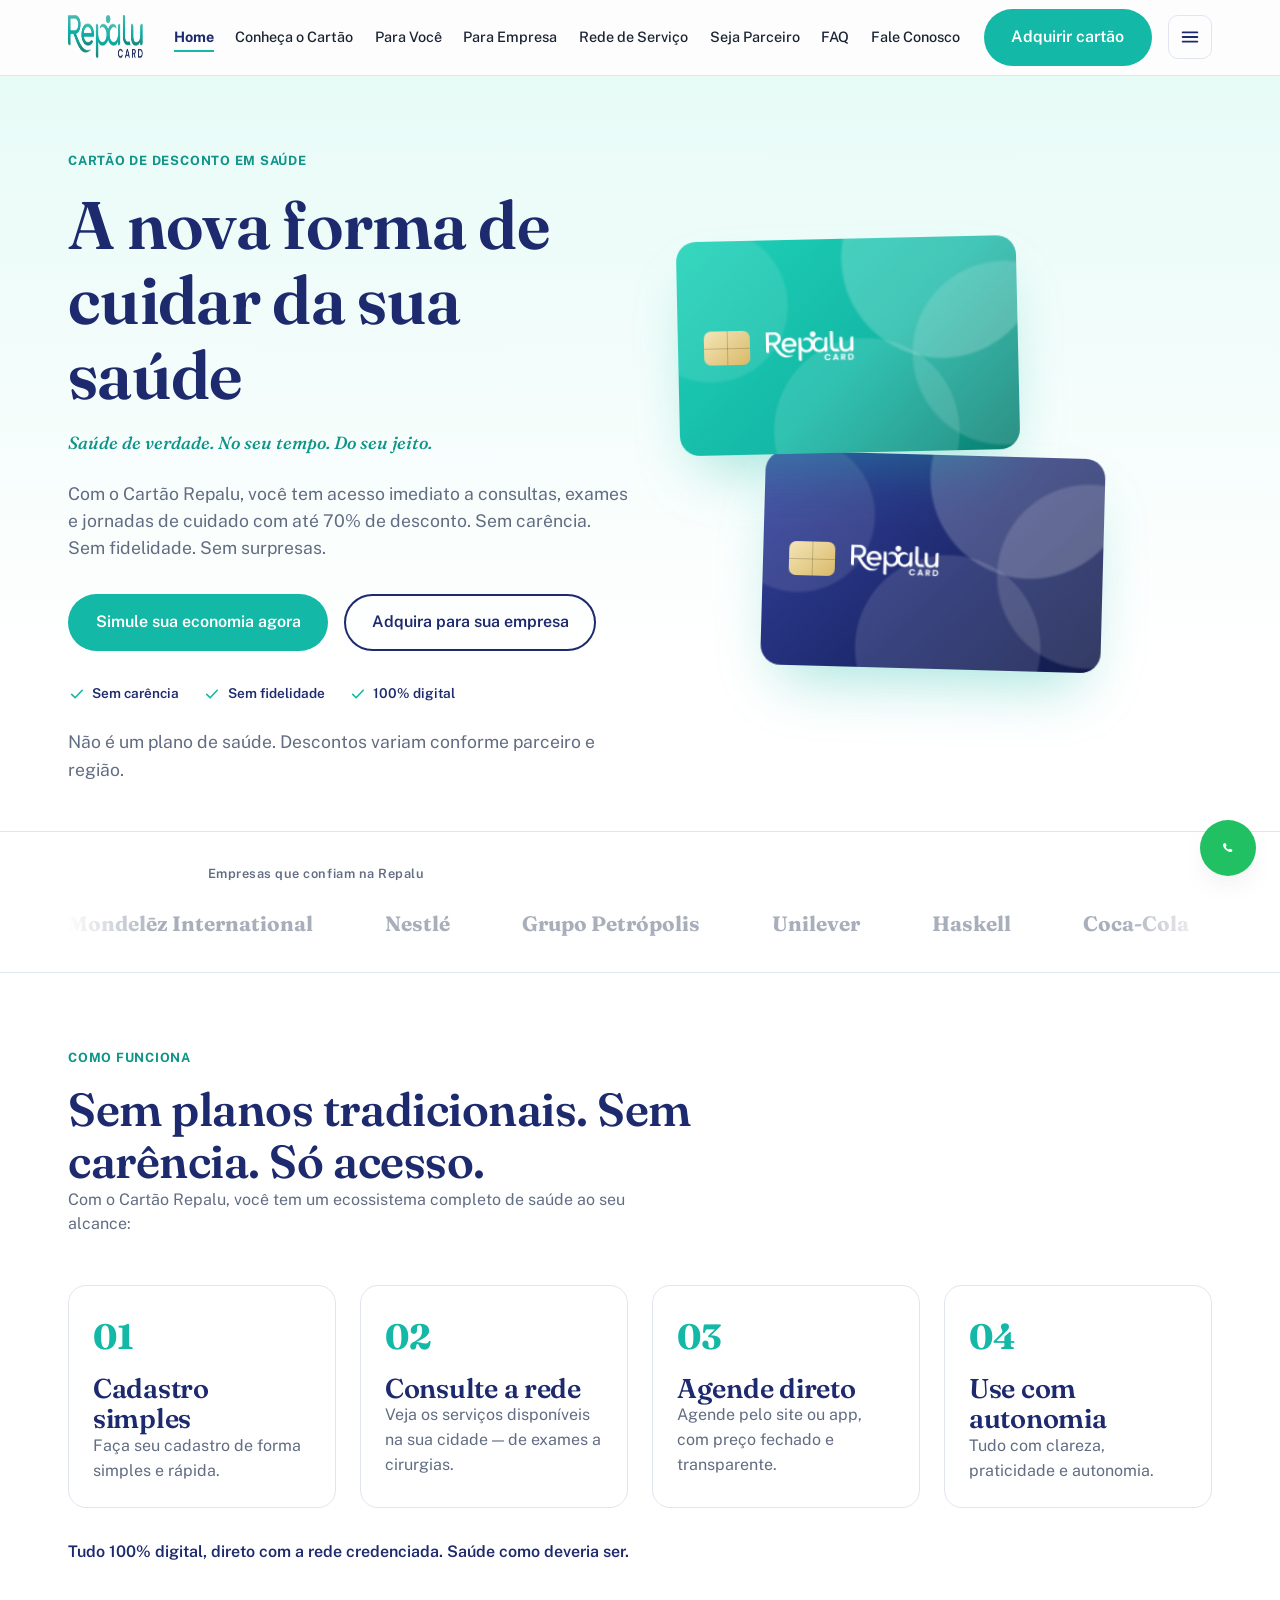
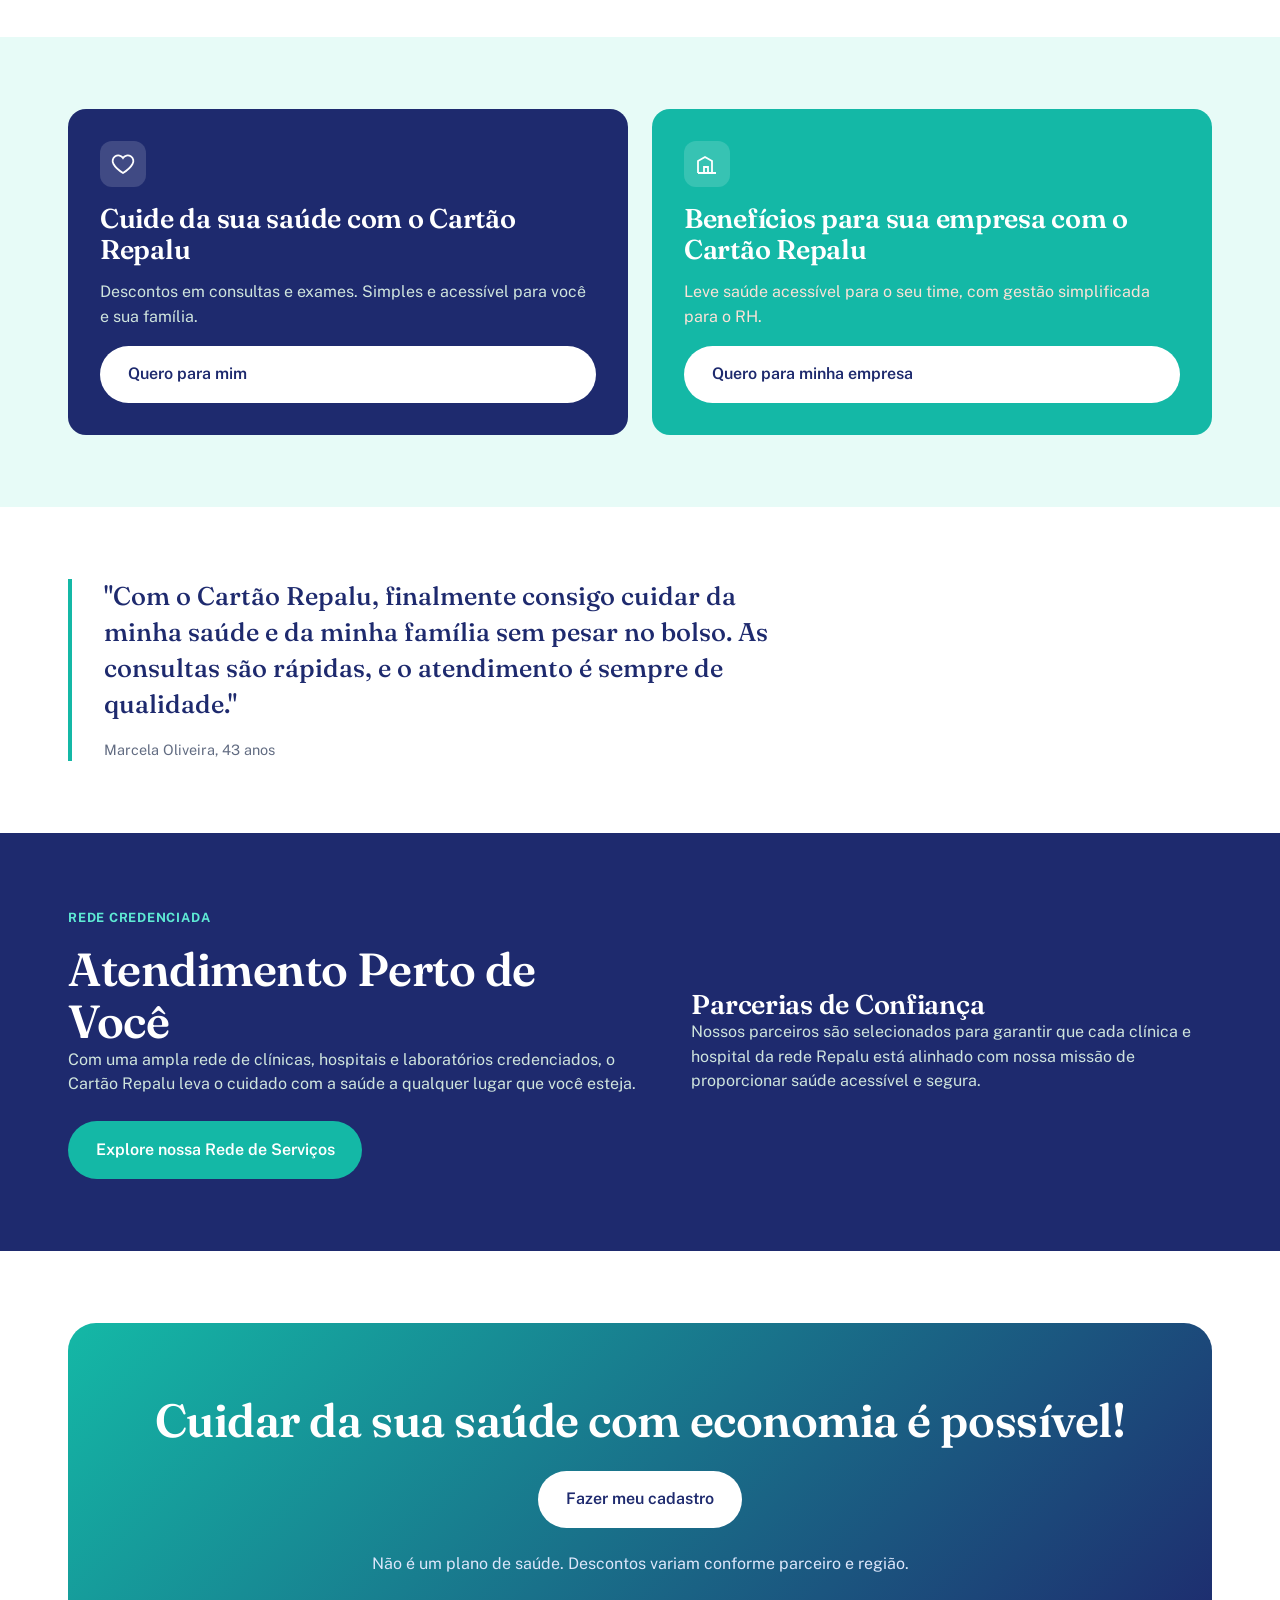
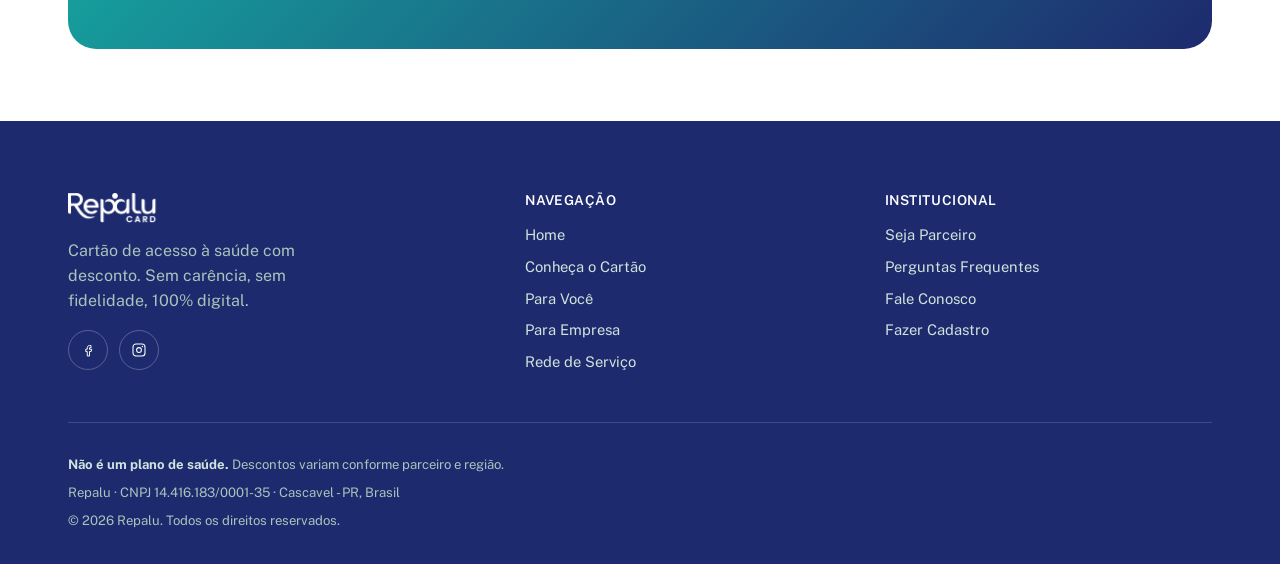
<file: index.html>
<!DOCTYPE html>
<html lang="pt-BR">
<head>
<meta charset="UTF-8">
<meta name="viewport" content="width=device-width, initial-scale=1.0">
<title>Cartão Repalu — A nova forma de cuidar da sua saúde</title>
<meta name="description" content="Cartão Repalu: acesso a consultas, exames e cirurgias com até 70% de desconto. Sem carência, sem fidelidade, 100% digital. Não é um plano de saúde.">
<link rel="icon" href="data:,">
<link rel="preconnect" href="https://fonts.googleapis.com">
<link rel="preconnect" href="https://fonts.gstatic.com" crossorigin>
<link href="https://fonts.googleapis.com/css2?family=Fraunces:opsz,wght@9..144,400..700&family=Public+Sans:wght@400;500;600;700&display=swap" rel="stylesheet">
<link rel="stylesheet" href="css/styles.css">
</head>
<body>
<a class="visualmente-oculto" href="#conteudo-principal">Pular para o conteúdo</a>

<!-- ======================= CABEÇALHO ======================= -->
<header class="cabecalho">
  <div class="container">
    <a href="index.html" class="marca">
      <img src="imagens/logo-repalu.png" alt="Repalu Card" class="marca__logo"></a>

    <nav class="nav-principal" aria-label="Navegação principal">
      <ul>
        <li><a href="index.html" aria-current="page">Home</a></li>
        <li><a href="paginas/conheca-o-cartao.html">Conheça o Cartão</a></li>
        <li><a href="paginas/para-voce.html">Para Você</a></li>
        <li><a href="paginas/para-empresa.html">Para Empresa</a></li>
        <li><a href="paginas/rede-de-servico.html">Rede de Serviço</a></li>
        <li><a href="paginas/seja-parceiro.html">Seja Parceiro</a></li>
        <li><a href="paginas/faq.html">FAQ</a></li>
        <li><a href="paginas/fale-conosco.html">Fale Conosco</a></li>
      </ul>
    </nav>

    <div class="acoes-cabecalho">
      <a href="paginas/fale-conosco.html" class="botao botao--secundario">Fale Conosco</a>
      <button type="button" class="botao botao--primario" data-abrir-cadastro>Adquirir cartão</button>
      <button type="button" class="botao-menu-mobile" data-abrir-menu aria-expanded="false" aria-controls="painel-mobile">
        <svg viewBox="0 0 24 24" fill="none" aria-hidden="true"><path d="M4 7h16M4 12h16M4 17h16" stroke="#1E2A6E" stroke-width="2" stroke-linecap="round"/></svg>
        <span class="visualmente-oculto">Abrir menu</span>
      </button>
    </div>
  </div>
</header>

<div class="sobreposicao-mobile" data-sobreposicao-menu></div>
<aside class="painel-mobile" id="painel-mobile" data-painel-mobile aria-label="Menu de navegação">
  <div class="painel-mobile__topo">
    <img src="imagens/logo-repalu.png" alt="Repalu Card" class="painel-mobile__logo">
    <button type="button" class="painel-mobile__fechar" data-fechar-menu>
      <svg viewBox="0 0 24 24" fill="none" aria-hidden="true"><path d="M6 6l12 12M18 6L6 18" stroke="#fff" stroke-width="2" stroke-linecap="round"/></svg>
      <span class="visualmente-oculto">Fechar menu</span>
    </button>
  </div>
  <nav aria-label="Navegação mobile">
    <ul>
      <li><a href="index.html">Home</a></li>
      <li><a href="paginas/conheca-o-cartao.html">Conheça o Cartão</a></li>
      <li><a href="paginas/para-voce.html">Para Você</a></li>
      <li><a href="paginas/para-empresa.html">Para Empresa</a></li>
      <li><a href="paginas/rede-de-servico.html">Rede de Serviço</a></li>
      <li><a href="paginas/seja-parceiro.html">Seja Parceiro</a></li>
      <li><a href="paginas/faq.html">Perguntas Frequentes</a></li>
      <li><a href="paginas/fale-conosco.html">Fale Conosco</a></li>
    </ul>
  </nav>
  <div class="painel-mobile__acoes">
    <button type="button" class="botao botao--primario botao--bloco" data-abrir-cadastro>Adquirir cartão</button>
  </div>
</aside>

<main id="conteudo-principal">
  <!-- ======================= HERO ======================= -->
  <section class="hero">
    <div class="container">
      <div class="hero__texto">
        <span class="olho">CARTÃO DE DESCONTO EM SAÚDE</span>
        <h1>A nova forma de cuidar da sua saúde</h1>
        <p class="hero__subheadline">Saúde de verdade. No seu tempo. Do seu jeito.</p>
        <p>Com o Cartão Repalu, você tem acesso imediato a consultas, exames e jornadas de cuidado com até 70% de desconto. Sem carência. Sem fidelidade. Sem surpresas.</p>
        <div class="hero__acoes">
          <button type="button" class="botao botao--primario" data-abrir-cadastro="pf">Simule sua economia agora</button>
          <a href="paginas/para-empresa.html" class="botao botao--secundario">Adquira para sua empresa</a>
        </div>
        <ul class="hero__selos">
          <li><svg viewBox="0 0 24 24" fill="none"><path d="M5 12.5l4.5 4.5L19 7" stroke="currentColor" stroke-width="2.2" stroke-linecap="round" stroke-linejoin="round"/></svg>Sem carência</li>
          <li><svg viewBox="0 0 24 24" fill="none"><path d="M5 12.5l4.5 4.5L19 7" stroke="currentColor" stroke-width="2.2" stroke-linecap="round" stroke-linejoin="round"/></svg>Sem fidelidade</li>
          <li><svg viewBox="0 0 24 24" fill="none"><path d="M5 12.5l4.5 4.5L19 7" stroke="currentColor" stroke-width="2.2" stroke-linecap="round" stroke-linejoin="round"/></svg>100% digital</li>
        </ul>
        <p class="hero__nota-legal">Não é um plano de saúde. Descontos variam conforme parceiro e região.</p>
      </div>

      <div class="palco-cartoes" aria-hidden="true">
        <article class="palco-cartoes__cartao palco-cartoes__cartao--pj">
          <div class="cartao__textura"></div>
          <div class="cartao__brilho"></div>
          <div class="cartao__conteudo">
            <div class="cartao__chip"></div>
            <img src="imagens/logo-repalu.png" alt="Repalu Card" class="cartao__logo-img">
          </div>
        </article>

        <article class="palco-cartoes__cartao palco-cartoes__cartao--pf">
          <div class="cartao__textura"></div>
          <div class="cartao__brilho"></div>
          <div class="cartao__conteudo">
            <div class="cartao__chip"></div>
            <img src="imagens/logo-repalu.png" alt="Repalu Card" class="cartao__logo-img">
          </div>
        </article>
      </div>
    </div>
  </section>

  <!-- ======================= PARCEIROS/CLIENTES ======================= -->
  <section class="secao-parceiros">
    <div class="container">
      <p class="secao-parceiros__rotulo">Empresas que confiam na Repalu</p>
      <div class="marquee-parceiros">
        <div class="marquee-parceiros__trilho">
          <span class="marquee-parceiros__item">Mondelēz International</span>
          <span class="marquee-parceiros__item">Nestlé</span>
          <span class="marquee-parceiros__item">Grupo Petrópolis</span>
          <span class="marquee-parceiros__item">Unilever</span>
          <span class="marquee-parceiros__item">Haskell</span>
          <span class="marquee-parceiros__item">Coca-Cola</span>
          <!-- lista repetida para o loop de rolagem ficar contínuo -->
          <span class="marquee-parceiros__item" aria-hidden="true">Mondelēz International</span>
          <span class="marquee-parceiros__item" aria-hidden="true">Nestlé</span>
          <span class="marquee-parceiros__item" aria-hidden="true">Grupo Petrópolis</span>
          <span class="marquee-parceiros__item" aria-hidden="true">Unilever</span>
          <span class="marquee-parceiros__item" aria-hidden="true">Haskell</span>
          <span class="marquee-parceiros__item" aria-hidden="true">Coca-Cola</span>
        </div>
      </div>
    </div>
  </section>

  <!-- ======================= COMO FUNCIONA ======================= -->
  <section class="secao">
    <div class="container">
      <div class="cabecalho-secao">
        <span class="olho">COMO FUNCIONA</span>
        <h2>Sem planos tradicionais. Sem carência. Só acesso.</h2>
        <p>Com o Cartão Repalu, você tem um ecossistema completo de saúde ao seu alcance:</p>
      </div>
      <ol class="lista-passos lista-passos--4">
        <li class="lista-passos__item"><span class="lista-passos__numero">01</span><h3>Cadastro simples</h3><p>Faça seu cadastro de forma simples e rápida.</p></li>
        <li class="lista-passos__item"><span class="lista-passos__numero">02</span><h3>Consulte a rede</h3><p>Veja os serviços disponíveis na sua cidade — de exames a cirurgias.</p></li>
        <li class="lista-passos__item"><span class="lista-passos__numero">03</span><h3>Agende direto</h3><p>Agende pelo site ou app, com preço fechado e transparente.</p></li>
        <li class="lista-passos__item"><span class="lista-passos__numero">04</span><h3>Use com autonomia</h3><p>Tudo com clareza, praticidade e autonomia.</p></li>
      </ol>
      <p style="margin-top: var(--espaco-4); font-weight: 600; color: var(--cor-petroleo);">Tudo 100% digital, direto com a rede credenciada. Saúde como deveria ser.</p>
    </div>
  </section>

  <!-- ======================= CARDS DE DESTINO ======================= -->
  <section class="secao secao--menta">
    <div class="container">
      <div class="grade-cartas grade-cartas--2">
        <article class="carta carta--destino-pf">
          <div class="carta__icone" style="background:rgba(255,255,255,.15); color:#fff;">
            <svg viewBox="0 0 24 24" fill="none"><path d="M12 21s-7-4.4-9.5-9A5.5 5.5 0 0112 6a5.5 5.5 0 019.5 6c-2.5 4.6-9.5 9-9.5 9z" stroke="currentColor" stroke-width="1.8"/></svg>
          </div>
          <h3>Cuide da sua saúde com o Cartão Repalu</h3>
          <p>Descontos em consultas e exames. Simples e acessível para você e sua família.</p>
          <button type="button" class="botao botao--sobre-escuro" data-abrir-cadastro="pf">Quero para mim</button>
        </article>
        <article class="carta carta--destino-pj">
          <div class="carta__icone" style="background:rgba(255,255,255,.15); color:#fff;">
            <svg viewBox="0 0 24 24" fill="none"><path d="M3 21V9l7-4 7 4v12M3 21h18M9 21v-6h4v6" stroke="currentColor" stroke-width="1.8"/></svg>
          </div>
          <h3>Benefícios para sua empresa com o Cartão Repalu</h3>
          <p>Leve saúde acessível para o seu time, com gestão simplificada para o RH.</p>
          <button type="button" class="botao botao--sobre-escuro" data-abrir-cadastro="empresa">Quero para minha empresa</button>
        </article>
      </div>
    </div>
  </section>

  <!-- ======================= DEPOIMENTO ======================= -->
  <section class="secao">
    <div class="container">
      <div class="depoimento">
        <blockquote>"Com o Cartão Repalu, finalmente consigo cuidar da minha saúde e da minha família sem pesar no bolso. As consultas são rápidas, e o atendimento é sempre de qualidade."</blockquote>
        <footer>Marcela Oliveira, 43 anos</footer>
      </div>
    </div>
  </section>

  <!-- ======================= REDE ======================= -->
  <section class="secao secao--petroleo">
    <div class="container grade-assimetrica">
      <div>
        <span class="olho olho--claro">REDE CREDENCIADA</span>
        <h2>Atendimento Perto de Você</h2>
        <p>Com uma ampla rede de clínicas, hospitais e laboratórios credenciados, o Cartão Repalu leva o cuidado com a saúde a qualquer lugar que você esteja.</p>
        <a href="paginas/rede-de-servico.html" class="botao botao--primario" style="margin-top: var(--espaco-3);">Explore nossa Rede de Serviços</a>
      </div>
      <div>
        <h3>Parcerias de Confiança</h3>
        <p>Nossos parceiros são selecionados para garantir que cada clínica e hospital da rede Repalu está alinhado com nossa missão de proporcionar saúde acessível e segura.</p>
      </div>
    </div>
  </section>

  <!-- ======================= FECHAMENTO ======================= -->
  <section class="secao">
    <div class="container">
      <div class="banner-gradiente">
        <h2>Cuidar da sua saúde com economia é possível!</h2>
        <button type="button" class="botao botao--sobre-escuro" data-abrir-cadastro style="margin-top: var(--espaco-3);">Fazer meu cadastro</button>
        <p style="margin-top: var(--espaco-3); margin-inline:auto;">Não é um plano de saúde. Descontos variam conforme parceiro e região.</p>
      </div>
    </div>
  </section>
</main>

<!-- ======================= RODAPÉ ======================= -->
<footer class="rodape">
  <div class="container">
    <div class="rodape__grade">
      <div>
        <div class="rodape__marca">
          <img src="imagens/logo-repalu.png" alt="Repalu Card" class="rodape__marca-logo"></div>
        <p style="color:#a9c4bc; max-width: 30ch;">Cartão de acesso à saúde com desconto. Sem carência, sem fidelidade, 100% digital.</p>
        <div class="rodape__redes">
          <a href="https://facebook.com/cartaorepalu" target="_blank" rel="noopener noreferrer" aria-label="Repalu no Facebook">
            <svg viewBox="0 0 24 24" width="18" height="18" fill="none"><path d="M14 9h2V6h-2c-1.7 0-3 1.3-3 3v2H9v3h2v6h3v-6h2.2l.8-3H14V9z" stroke="#fff" stroke-width="1.3" stroke-linejoin="round"/></svg>
          </a>
          <a href="https://instagram.com/repalu.saude" target="_blank" rel="noopener noreferrer" aria-label="Repalu no Instagram">
            <svg viewBox="0 0 24 24" width="18" height="18" fill="none"><rect x="4" y="4" width="16" height="16" rx="4" stroke="#fff" stroke-width="1.4"/><circle cx="12" cy="12" r="3.2" stroke="#fff" stroke-width="1.4"/><circle cx="16.6" cy="7.4" r="1" fill="#fff"/></svg>
          </a>
        </div>
      </div>
      <nav aria-label="Navegação do rodapé">
        <h4>NAVEGAÇÃO</h4>
        <ul>
          <li><a href="index.html">Home</a></li>
          <li><a href="paginas/conheca-o-cartao.html">Conheça o Cartão</a></li>
          <li><a href="paginas/para-voce.html">Para Você</a></li>
          <li><a href="paginas/para-empresa.html">Para Empresa</a></li>
          <li><a href="paginas/rede-de-servico.html">Rede de Serviço</a></li>
        </ul>
      </nav>
      <nav aria-label="Links institucionais">
        <h4>INSTITUCIONAL</h4>
        <ul>
          <li><a href="paginas/seja-parceiro.html">Seja Parceiro</a></li>
          <li><a href="paginas/faq.html">Perguntas Frequentes</a></li>
          <li><a href="paginas/fale-conosco.html">Fale Conosco</a></li>
          <li><a href="paginas/cadastro.html">Fazer Cadastro</a></li>
        </ul>
      </nav>
    </div>
    <div class="rodape__legal">
      <p style="color:inherit; max-width:none;"><strong>Não é um plano de saúde.</strong> Descontos variam conforme parceiro e região.</p>
      <p style="color:inherit; max-width:none;">Repalu · CNPJ 14.416.183/0001-35 · Cascavel - PR, Brasil</p>
      <p style="color:inherit; max-width:none;">&copy; <span data-ano-atual>2026</span> Repalu. Todos os direitos reservados.</p>
    </div>
  </div>
</footer>

<a class="whatsapp-flutuante" href="https://wa.me/+5545998241814" target="_blank" rel="noopener noreferrer" aria-label="Falar no WhatsApp para dúvidas">
  <svg viewBox="0 0 32 32" fill="none"><path d="M16 4a12 12 0 00-10.3 18L4 28l6.2-1.6A12 12 0 1016 4z" fill="#21c063"/><path d="M11 11.5c.3-1 .9-1 1.3-1h.6c.3 0 .5.1.7.6l.8 1.9c.1.3 0 .6-.2.8l-.6.6c-.2.2-.2.4 0 .7.5.9 1.7 2.1 2.7 2.6.3.2.5.2.7 0l.6-.6c.2-.2.5-.3.8-.2l1.9.8c.4.2.6.4.6.7v.6c0 .4 0 1-1 1.3-1 .3-2.4.2-4.6-1s-3.6-2.8-4.5-4.5c-.6-1.2-.7-2.6-.4-3.6z" fill="#fff"/></svg>
</a>

<!-- ======================= MODAL DE CADASTRO ======================= -->
<div class="modal-fundo" data-modal-cadastro role="dialog" aria-modal="true" aria-labelledby="titulo-modal-cadastro">
  <div class="modal-caixa">
    <button type="button" class="modal-fechar" data-fechar-modal aria-label="Fechar formulário de cadastro">
      <svg viewBox="0 0 24 24" fill="none" width="18" height="18"><path d="M6 6l12 12M18 6L6 18" stroke="#1E2A6E" stroke-width="2" stroke-linecap="round"/></svg>
    </button>
    <div class="form-cadastro">
      <h2 id="titulo-modal-cadastro" style="font-size:1.6rem; margin-bottom: 0.3rem;">Faça seu cadastro</h2>
      <p style="margin-bottom: var(--espaco-3);">Leva menos de 2 minutos. Nossa equipe entra em contato assim que recebemos seus dados.</p>
      <div data-formulario-slot></div>
    </div>
  </div>
</div>

<script>document.querySelector("[data-ano-atual]").textContent = new Date().getFullYear();</script>
<script src="js/script.js"></script>
<script src="js/cartoes-3d.js"></script>
<script src="js/formulario.js"></script>
<script src="js/incluir-formulario.js"></script>
</body>
</html>
</file>
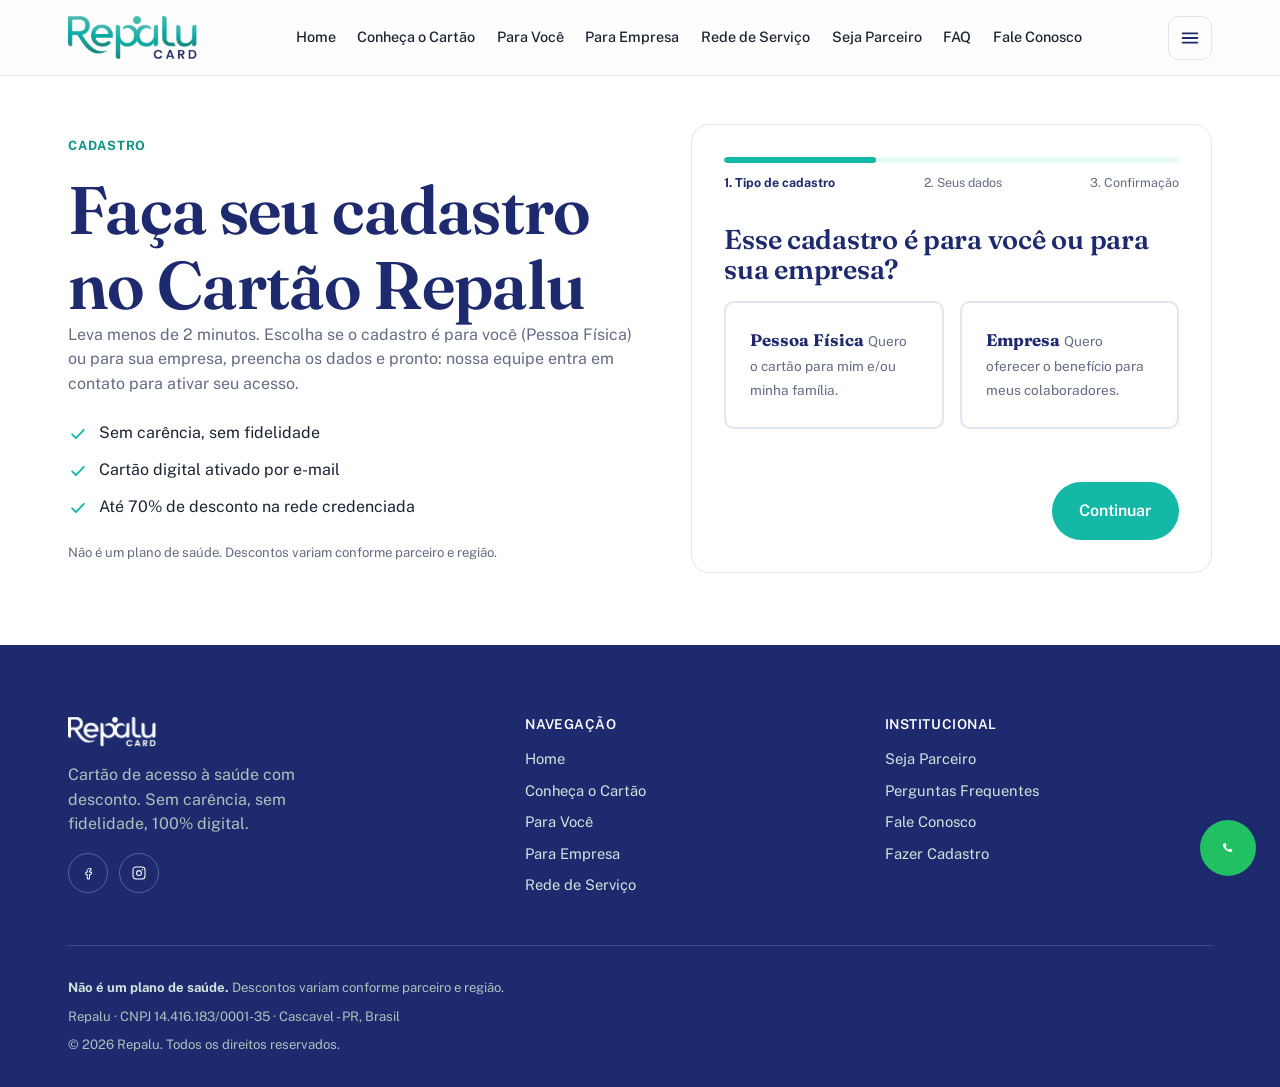
<file: paginas/cadastro.html>
<!DOCTYPE html>
<html lang="pt-BR">
<head>
<meta charset="UTF-8">
<meta name="viewport" content="width=device-width, initial-scale=1.0">
<title>Cadastro — Cartão Repalu</title>
<meta name="description" content="Faça seu cadastro para adquirir o Cartão Repalu, para você ou para sua empresa. Leva menos de 2 minutos.">
<link rel="icon" href="data:,">
<link rel="preconnect" href="https://fonts.googleapis.com">
<link rel="preconnect" href="https://fonts.gstatic.com" crossorigin>
<link href="https://fonts.googleapis.com/css2?family=Fraunces:opsz,wght@9..144,400..700&family=Public+Sans:wght@400;500;600;700&display=swap" rel="stylesheet">
<link rel="stylesheet" href="../css/styles.css">
</head>
<body>
<a class="visualmente-oculto" href="#conteudo-principal">Pular para o conteúdo</a>

<header class="cabecalho">
  <div class="container">
    <a href="../index.html" class="marca">
      <img src="../imagens/logo-repalu.png" alt="Repalu Card" class="marca__logo"></a>
    <nav class="nav-principal" aria-label="Navegação principal">
      <ul>
        <li><a href="../index.html">Home</a></li>
        <li><a href="conheca-o-cartao.html">Conheça o Cartão</a></li>
        <li><a href="para-voce.html">Para Você</a></li>
        <li><a href="para-empresa.html">Para Empresa</a></li>
        <li><a href="rede-de-servico.html">Rede de Serviço</a></li>
        <li><a href="seja-parceiro.html">Seja Parceiro</a></li>
        <li><a href="faq.html">FAQ</a></li>
        <li><a href="fale-conosco.html">Fale Conosco</a></li>
      </ul>
    </nav>
    <div class="acoes-cabecalho">
      <a href="fale-conosco.html" class="botao botao--secundario">Fale Conosco</a>
      <button type="button" class="botao-menu-mobile" data-abrir-menu aria-expanded="false" aria-controls="painel-mobile">
        <svg viewBox="0 0 24 24" fill="none" aria-hidden="true"><path d="M4 7h16M4 12h16M4 17h16" stroke="#1E2A6E" stroke-width="2" stroke-linecap="round"/></svg>
        <span class="visualmente-oculto">Abrir menu</span>
      </button>
    </div>
  </div>
</header>

<div class="sobreposicao-mobile" data-sobreposicao-menu></div>
<aside class="painel-mobile" id="painel-mobile" data-painel-mobile aria-label="Menu de navegação">
  <div class="painel-mobile__topo">
    <img src="../imagens/logo-repalu.png" alt="Repalu Card" class="painel-mobile__logo">
    <button type="button" class="painel-mobile__fechar" data-fechar-menu>
      <svg viewBox="0 0 24 24" fill="none" aria-hidden="true"><path d="M6 6l12 12M18 6L6 18" stroke="#fff" stroke-width="2" stroke-linecap="round"/></svg>
      <span class="visualmente-oculto">Fechar menu</span>
    </button>
  </div>
  <nav aria-label="Navegação mobile">
    <ul>
      <li><a href="../index.html">Home</a></li>
      <li><a href="conheca-o-cartao.html">Conheça o Cartão</a></li>
      <li><a href="para-voce.html">Para Você</a></li>
      <li><a href="para-empresa.html">Para Empresa</a></li>
      <li><a href="rede-de-servico.html">Rede de Serviço</a></li>
      <li><a href="seja-parceiro.html">Seja Parceiro</a></li>
      <li><a href="faq.html">Perguntas Frequentes</a></li>
      <li><a href="fale-conosco.html">Fale Conosco</a></li>
    </ul>
  </nav>
</aside>

<main id="conteudo-principal">
  <section class="secao" style="padding-top: var(--espaco-5);">
    <div class="container grade-assimetrica">
      <div>
        <span class="olho">CADASTRO</span>
        <h1>Faça seu cadastro no Cartão Repalu</h1>
        <p>Leva menos de 2 minutos. Escolha se o cadastro é para você (Pessoa Física) ou para sua empresa, preencha os dados e pronto: nossa equipe entra em contato para ativar seu acesso.</p>
        <ul class="lista-check" style="margin-top: var(--espaco-3);">
          <li><svg viewBox="0 0 24 24" fill="none"><path d="M5 12.5l4.5 4.5L19 7" stroke="currentColor" stroke-width="2.2" stroke-linecap="round" stroke-linejoin="round"/></svg>Sem carência, sem fidelidade</li>
          <li><svg viewBox="0 0 24 24" fill="none"><path d="M5 12.5l4.5 4.5L19 7" stroke="currentColor" stroke-width="2.2" stroke-linecap="round" stroke-linejoin="round"/></svg>Cartão digital ativado por e-mail</li>
          <li><svg viewBox="0 0 24 24" fill="none"><path d="M5 12.5l4.5 4.5L19 7" stroke="currentColor" stroke-width="2.2" stroke-linecap="round" stroke-linejoin="round"/></svg>Até 70% de desconto na rede credenciada</li>
        </ul>
        <p class="hero__nota-legal" style="margin-top:var(--espaco-3);">Não é um plano de saúde. Descontos variam conforme parceiro e região.</p>
      </div>

      <div class="form-cadastro">
        <div data-formulario-slot></div>
      </div>
    </div>
  </section>
</main>

<footer class="rodape">
  <div class="container">
    <div class="rodape__grade">
      <div>
        <div class="rodape__marca">
          <img src="../imagens/logo-repalu.png" alt="Repalu Card" class="rodape__marca-logo"></div>
        <p style="color:#a9c4bc; max-width: 30ch;">Cartão de acesso à saúde com desconto. Sem carência, sem fidelidade, 100% digital.</p>
        <div class="rodape__redes">
          <a href="https://facebook.com/cartaorepalu" target="_blank" rel="noopener noreferrer" aria-label="Repalu no Facebook">
            <svg viewBox="0 0 24 24" width="18" height="18" fill="none"><path d="M14 9h2V6h-2c-1.7 0-3 1.3-3 3v2H9v3h2v6h3v-6h2.2l.8-3H14V9z" stroke="#fff" stroke-width="1.3" stroke-linejoin="round"/></svg>
          </a>
          <a href="https://instagram.com/repalu.saude" target="_blank" rel="noopener noreferrer" aria-label="Repalu no Instagram">
            <svg viewBox="0 0 24 24" width="18" height="18" fill="none"><rect x="4" y="4" width="16" height="16" rx="4" stroke="#fff" stroke-width="1.4"/><circle cx="12" cy="12" r="3.2" stroke="#fff" stroke-width="1.4"/><circle cx="16.6" cy="7.4" r="1" fill="#fff"/></svg>
          </a>
        </div>
      </div>
      <nav aria-label="Navegação do rodapé">
        <h4>NAVEGAÇÃO</h4>
        <ul>
          <li><a href="../index.html">Home</a></li>
          <li><a href="conheca-o-cartao.html">Conheça o Cartão</a></li>
          <li><a href="para-voce.html">Para Você</a></li>
          <li><a href="para-empresa.html">Para Empresa</a></li>
          <li><a href="rede-de-servico.html">Rede de Serviço</a></li>
        </ul>
      </nav>
      <nav aria-label="Links institucionais">
        <h4>INSTITUCIONAL</h4>
        <ul>
          <li><a href="seja-parceiro.html">Seja Parceiro</a></li>
          <li><a href="faq.html">Perguntas Frequentes</a></li>
          <li><a href="fale-conosco.html">Fale Conosco</a></li>
          <li><a href="cadastro.html">Fazer Cadastro</a></li>
        </ul>
      </nav>
    </div>
    <div class="rodape__legal">
      <p style="color:inherit; max-width:none;"><strong>Não é um plano de saúde.</strong> Descontos variam conforme parceiro e região.</p>
      <p style="color:inherit; max-width:none;">Repalu · CNPJ 14.416.183/0001-35 · Cascavel - PR, Brasil</p>
      <p style="color:inherit; max-width:none;">&copy; <span data-ano-atual>2026</span> Repalu. Todos os direitos reservados.</p>
    </div>
  </div>
</footer>

<a class="whatsapp-flutuante" href="https://wa.me/+5545998241814" target="_blank" rel="noopener noreferrer" aria-label="Falar no WhatsApp para dúvidas">
  <svg viewBox="0 0 32 32" fill="none"><path d="M16 4a12 12 0 00-10.3 18L4 28l6.2-1.6A12 12 0 1016 4z" fill="#21c063"/><path d="M11 11.5c.3-1 .9-1 1.3-1h.6c.3 0 .5.1.7.6l.8 1.9c.1.3 0 .6-.2.8l-.6.6c-.2.2-.2.4 0 .7.5.9 1.7 2.1 2.7 2.6.3.2.5.2.7 0l.6-.6c.2-.2.5-.3.8-.2l1.9.8c.4.2.6.4.6.7v.6c0 .4 0 1-1 1.3-1 .3-2.4.2-4.6-1s-3.6-2.8-4.5-4.5c-.6-1.2-.7-2.6-.4-3.6z" fill="#fff"/></svg>
</a>

<script>document.querySelector("[data-ano-atual]").textContent = new Date().getFullYear();</script>
<script src="../js/script.js"></script>
<script src="../js/formulario.js"></script>
<script src="../js/incluir-formulario.js"></script>
</body>
</html>
</file>
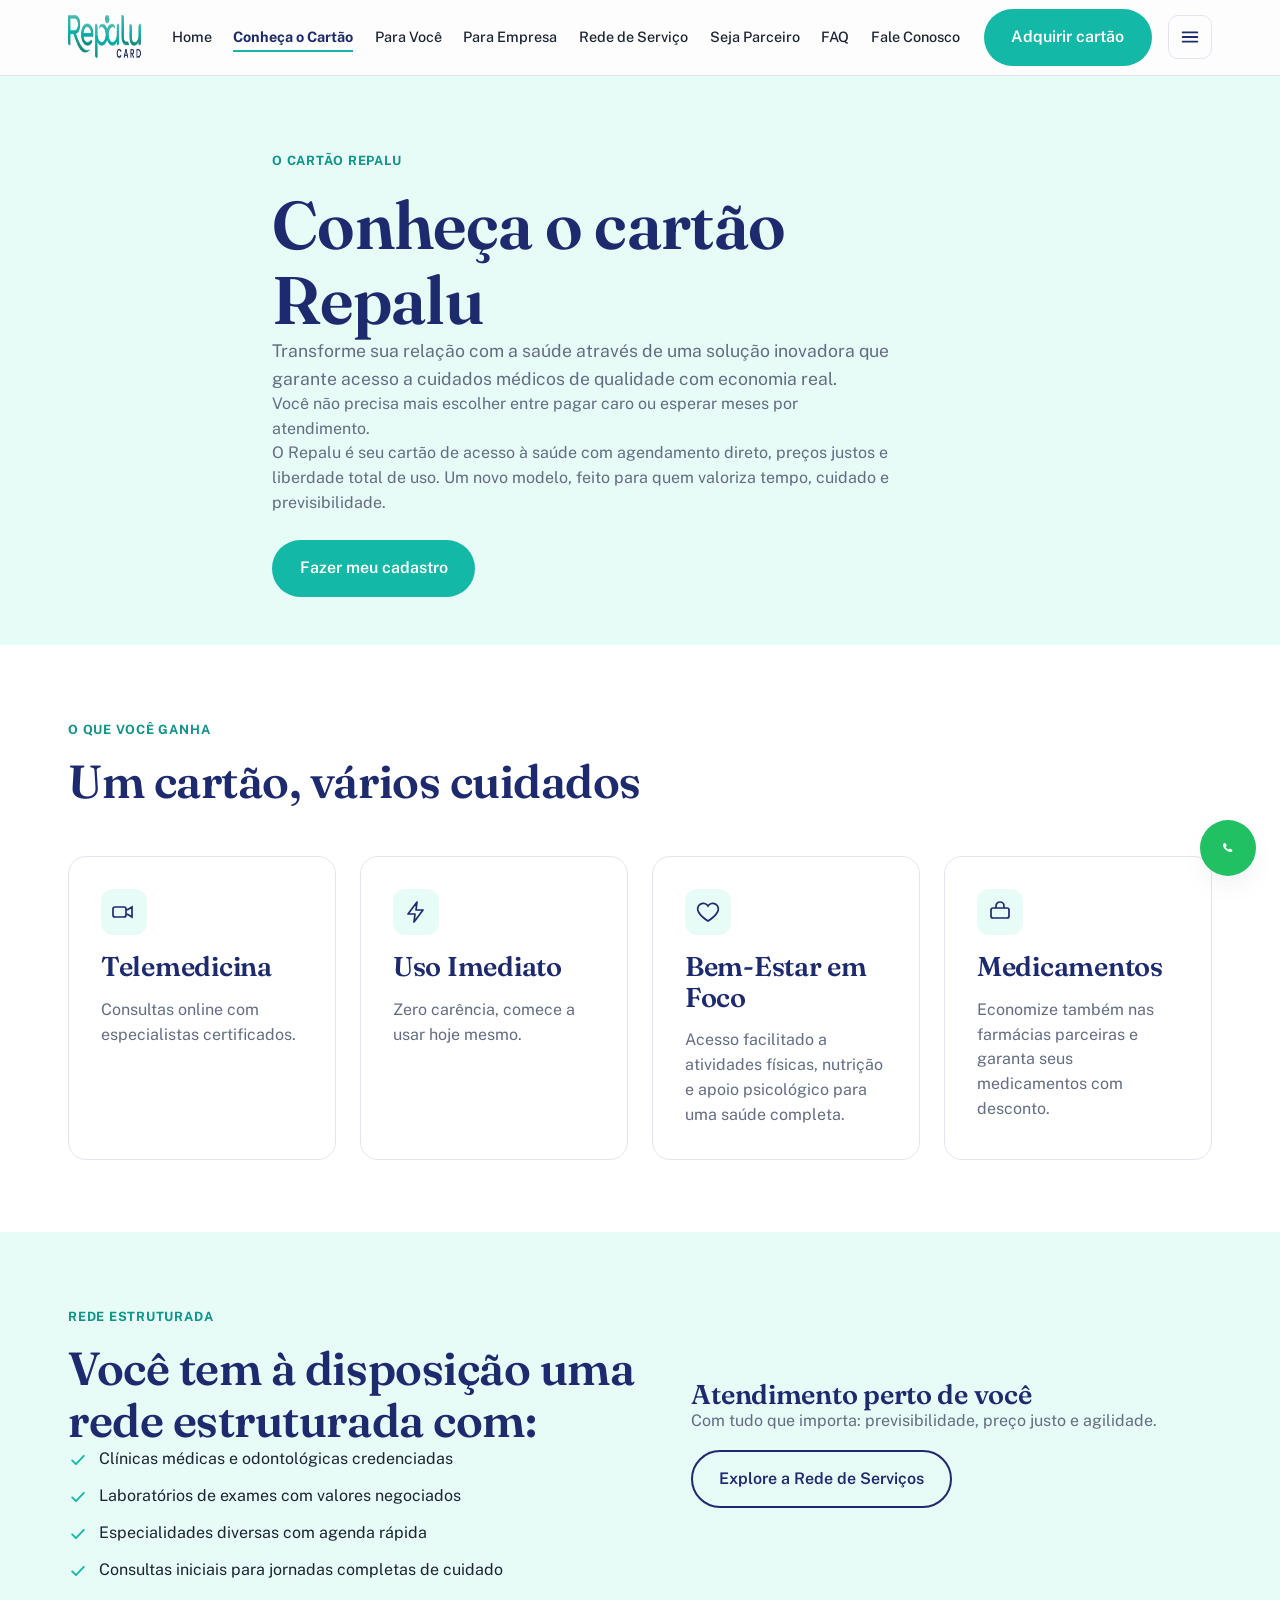
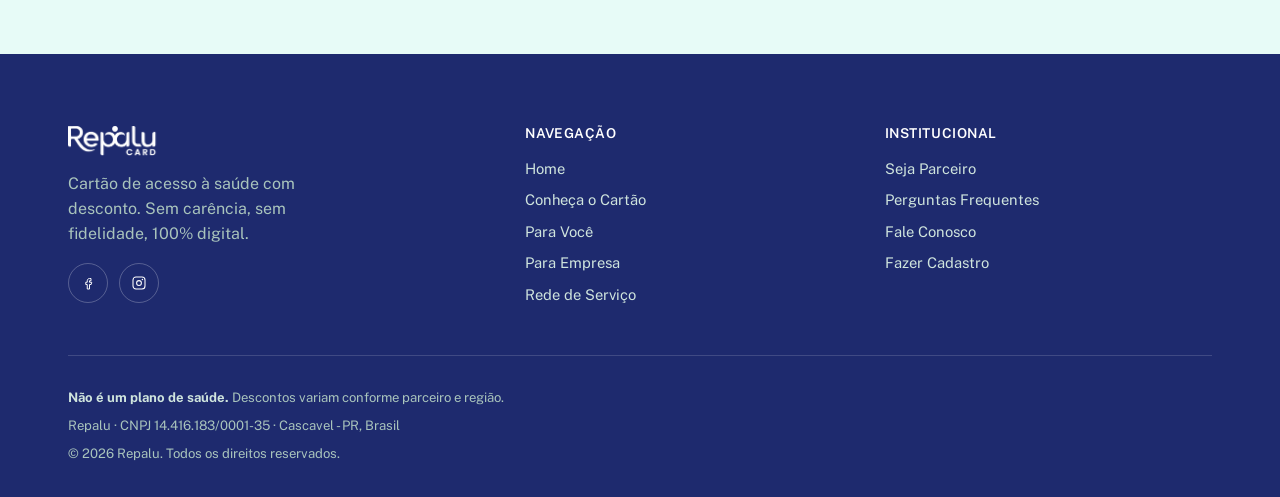
<file: paginas/conheca-o-cartao.html>
<!DOCTYPE html>
<html lang="pt-BR">
<head>
<meta charset="UTF-8">
<meta name="viewport" content="width=device-width, initial-scale=1.0">
<title>Conheça o Cartão Repalu</title>
<meta name="description" content="Conheça o Cartão Repalu: agendamento direto, preços justos e liberdade total de uso em uma rede estruturada de clínicas, laboratórios e especialistas.">
<link rel="icon" href="data:,">
<link rel="preconnect" href="https://fonts.googleapis.com">
<link rel="preconnect" href="https://fonts.gstatic.com" crossorigin>
<link href="https://fonts.googleapis.com/css2?family=Fraunces:opsz,wght@9..144,400..700&family=Public+Sans:wght@400;500;600;700&display=swap" rel="stylesheet">
<link rel="stylesheet" href="../css/styles.css">
</head>
<body>
<a class="visualmente-oculto" href="#conteudo-principal">Pular para o conteúdo</a>

<header class="cabecalho">
  <div class="container">
    <a href="../index.html" class="marca">
      <img src="../imagens/logo-repalu.png" alt="Repalu Card" class="marca__logo"></a>
    <nav class="nav-principal" aria-label="Navegação principal">
      <ul>
        <li><a href="../index.html">Home</a></li>
        <li><a href="conheca-o-cartao.html" aria-current="page">Conheça o Cartão</a></li>
        <li><a href="para-voce.html">Para Você</a></li>
        <li><a href="para-empresa.html">Para Empresa</a></li>
        <li><a href="rede-de-servico.html">Rede de Serviço</a></li>
        <li><a href="seja-parceiro.html">Seja Parceiro</a></li>
        <li><a href="faq.html">FAQ</a></li>
        <li><a href="fale-conosco.html">Fale Conosco</a></li>
      </ul>
    </nav>
    <div class="acoes-cabecalho">
      <a href="fale-conosco.html" class="botao botao--secundario">Fale Conosco</a>
      <button type="button" class="botao botao--primario" data-abrir-cadastro>Adquirir cartão</button>
      <button type="button" class="botao-menu-mobile" data-abrir-menu aria-expanded="false" aria-controls="painel-mobile">
        <svg viewBox="0 0 24 24" fill="none" aria-hidden="true"><path d="M4 7h16M4 12h16M4 17h16" stroke="#1E2A6E" stroke-width="2" stroke-linecap="round"/></svg>
        <span class="visualmente-oculto">Abrir menu</span>
      </button>
    </div>
  </div>
</header>

<div class="sobreposicao-mobile" data-sobreposicao-menu></div>
<aside class="painel-mobile" id="painel-mobile" data-painel-mobile aria-label="Menu de navegação">
  <div class="painel-mobile__topo">
    <img src="../imagens/logo-repalu.png" alt="Repalu Card" class="painel-mobile__logo">
    <button type="button" class="painel-mobile__fechar" data-fechar-menu>
      <svg viewBox="0 0 24 24" fill="none" aria-hidden="true"><path d="M6 6l12 12M18 6L6 18" stroke="#fff" stroke-width="2" stroke-linecap="round"/></svg>
      <span class="visualmente-oculto">Fechar menu</span>
    </button>
  </div>
  <nav aria-label="Navegação mobile">
    <ul>
      <li><a href="../index.html">Home</a></li>
      <li><a href="conheca-o-cartao.html">Conheça o Cartão</a></li>
      <li><a href="para-voce.html">Para Você</a></li>
      <li><a href="para-empresa.html">Para Empresa</a></li>
      <li><a href="rede-de-servico.html">Rede de Serviço</a></li>
      <li><a href="seja-parceiro.html">Seja Parceiro</a></li>
      <li><a href="faq.html">Perguntas Frequentes</a></li>
      <li><a href="fale-conosco.html">Fale Conosco</a></li>
    </ul>
  </nav>
  <div class="painel-mobile__acoes">
    <button type="button" class="botao botao--primario botao--bloco" data-abrir-cadastro>Adquirir cartão</button>
  </div>
</aside>

<main id="conteudo-principal">
  <section class="pagina-cabecalho">
    <div class="container">
      <span class="olho">O CARTÃO REPALU</span>
      <h1>Conheça o cartão Repalu</h1>
      <p style="font-size:1.1rem;">Transforme sua relação com a saúde através de uma solução inovadora que garante acesso a cuidados médicos de qualidade com economia real.</p>
      <p>Você não precisa mais escolher entre pagar caro ou esperar meses por atendimento.</p>
      <p>O Repalu é seu cartão de acesso à saúde com agendamento direto, preços justos e liberdade total de uso. Um novo modelo, feito para quem valoriza tempo, cuidado e previsibilidade.</p>
      <button type="button" class="botao botao--primario" data-abrir-cadastro style="margin-top:var(--espaco-3);">Fazer meu cadastro</button>
    </div>
  </section>

  <section class="secao">
    <div class="container">
      <div class="cabecalho-secao">
        <span class="olho">O QUE VOCÊ GANHA</span>
        <h2>Um cartão, vários cuidados</h2>
      </div>
      <div class="grade-cartas grade-cartas--4">
        <div class="carta">
          <div class="carta__icone"><svg viewBox="0 0 24 24" fill="none"><path d="M15 10l5-3v10l-5-3M3 7h9a2 2 0 012 2v6a2 2 0 01-2 2H3a2 2 0 01-2-2V9a2 2 0 012-2z" stroke="currentColor" stroke-width="1.7"/></svg></div>
          <h3>Telemedicina</h3>
          <p>Consultas online com especialistas certificados.</p>
        </div>
        <div class="carta">
          <div class="carta__icone"><svg viewBox="0 0 24 24" fill="none"><path d="M13 2L4 14h7l-1 8 9-12h-7l1-8z" stroke="currentColor" stroke-width="1.7" stroke-linejoin="round"/></svg></div>
          <h3>Uso Imediato</h3>
          <p>Zero carência, comece a usar hoje mesmo.</p>
        </div>
        <div class="carta">
          <div class="carta__icone"><svg viewBox="0 0 24 24" fill="none"><path d="M12 21s-7-4.4-9.5-9A5.5 5.5 0 0112 6a5.5 5.5 0 019.5 6c-2.5 4.6-9.5 9-9.5 9z" stroke="currentColor" stroke-width="1.7"/></svg></div>
          <h3>Bem-Estar em Foco</h3>
          <p>Acesso facilitado a atividades físicas, nutrição e apoio psicológico para uma saúde completa.</p>
        </div>
        <div class="carta">
          <div class="carta__icone"><svg viewBox="0 0 24 24" fill="none"><rect x="3" y="8" width="18" height="10" rx="2" stroke="currentColor" stroke-width="1.7"/><path d="M8 8V6a4 4 0 018 0v2" stroke="currentColor" stroke-width="1.7"/></svg></div>
          <h3>Medicamentos</h3>
          <p>Economize também nas farmácias parceiras e garanta seus medicamentos com desconto.</p>
        </div>
      </div>
    </div>
  </section>

  <section class="secao secao--menta">
    <div class="container grade-assimetrica">
      <div>
        <span class="olho">REDE ESTRUTURADA</span>
        <h2>Você tem à disposição uma rede estruturada com:</h2>
        <ul class="lista-check">
          <li><svg viewBox="0 0 24 24" fill="none"><path d="M5 12.5l4.5 4.5L19 7" stroke="currentColor" stroke-width="2.2" stroke-linecap="round" stroke-linejoin="round"/></svg>Clínicas médicas e odontológicas credenciadas</li>
          <li><svg viewBox="0 0 24 24" fill="none"><path d="M5 12.5l4.5 4.5L19 7" stroke="currentColor" stroke-width="2.2" stroke-linecap="round" stroke-linejoin="round"/></svg>Laboratórios de exames com valores negociados</li>
          <li><svg viewBox="0 0 24 24" fill="none"><path d="M5 12.5l4.5 4.5L19 7" stroke="currentColor" stroke-width="2.2" stroke-linecap="round" stroke-linejoin="round"/></svg>Especialidades diversas com agenda rápida</li>
          <li><svg viewBox="0 0 24 24" fill="none"><path d="M5 12.5l4.5 4.5L19 7" stroke="currentColor" stroke-width="2.2" stroke-linecap="round" stroke-linejoin="round"/></svg>Consultas iniciais para jornadas completas de cuidado</li>
        </ul>
      </div>
      <div>
        <h3>Atendimento perto de você</h3>
        <p>Com tudo que importa: previsibilidade, preço justo e agilidade.</p>
        <a href="rede-de-servico.html" class="botao botao--secundario" style="margin-top:var(--espaco-2);">Explore a Rede de Serviços</a>
      </div>
    </div>
  </section>
</main>

<footer class="rodape">
  <div class="container">
    <div class="rodape__grade">
      <div>
        <div class="rodape__marca">
          <img src="../imagens/logo-repalu.png" alt="Repalu Card" class="rodape__marca-logo"></div>
        <p style="color:#a9c4bc; max-width: 30ch;">Cartão de acesso à saúde com desconto. Sem carência, sem fidelidade, 100% digital.</p>
        <div class="rodape__redes">
          <a href="https://facebook.com/cartaorepalu" target="_blank" rel="noopener noreferrer" aria-label="Repalu no Facebook">
            <svg viewBox="0 0 24 24" width="18" height="18" fill="none"><path d="M14 9h2V6h-2c-1.7 0-3 1.3-3 3v2H9v3h2v6h3v-6h2.2l.8-3H14V9z" stroke="#fff" stroke-width="1.3" stroke-linejoin="round"/></svg>
          </a>
          <a href="https://instagram.com/repalu.saude" target="_blank" rel="noopener noreferrer" aria-label="Repalu no Instagram">
            <svg viewBox="0 0 24 24" width="18" height="18" fill="none"><rect x="4" y="4" width="16" height="16" rx="4" stroke="#fff" stroke-width="1.4"/><circle cx="12" cy="12" r="3.2" stroke="#fff" stroke-width="1.4"/><circle cx="16.6" cy="7.4" r="1" fill="#fff"/></svg>
          </a>
        </div>
      </div>
      <nav aria-label="Navegação do rodapé">
        <h4>NAVEGAÇÃO</h4>
        <ul>
          <li><a href="../index.html">Home</a></li>
          <li><a href="conheca-o-cartao.html">Conheça o Cartão</a></li>
          <li><a href="para-voce.html">Para Você</a></li>
          <li><a href="para-empresa.html">Para Empresa</a></li>
          <li><a href="rede-de-servico.html">Rede de Serviço</a></li>
        </ul>
      </nav>
      <nav aria-label="Links institucionais">
        <h4>INSTITUCIONAL</h4>
        <ul>
          <li><a href="seja-parceiro.html">Seja Parceiro</a></li>
          <li><a href="faq.html">Perguntas Frequentes</a></li>
          <li><a href="fale-conosco.html">Fale Conosco</a></li>
          <li><a href="cadastro.html">Fazer Cadastro</a></li>
        </ul>
      </nav>
    </div>
    <div class="rodape__legal">
      <p style="color:inherit; max-width:none;"><strong>Não é um plano de saúde.</strong> Descontos variam conforme parceiro e região.</p>
      <p style="color:inherit; max-width:none;">Repalu · CNPJ 14.416.183/0001-35 · Cascavel - PR, Brasil</p>
      <p style="color:inherit; max-width:none;">&copy; <span data-ano-atual>2026</span> Repalu. Todos os direitos reservados.</p>
    </div>
  </div>
</footer>

<a class="whatsapp-flutuante" href="https://wa.me/+5545998241814" target="_blank" rel="noopener noreferrer" aria-label="Falar no WhatsApp para dúvidas">
  <svg viewBox="0 0 32 32" fill="none"><path d="M16 4a12 12 0 00-10.3 18L4 28l6.2-1.6A12 12 0 1016 4z" fill="#21c063"/><path d="M11 11.5c.3-1 .9-1 1.3-1h.6c.3 0 .5.1.7.6l.8 1.9c.1.3 0 .6-.2.8l-.6.6c-.2.2-.2.4 0 .7.5.9 1.7 2.1 2.7 2.6.3.2.5.2.7 0l.6-.6c.2-.2.5-.3.8-.2l1.9.8c.4.2.6.4.6.7v.6c0 .4 0 1-1 1.3-1 .3-2.4.2-4.6-1s-3.6-2.8-4.5-4.5c-.6-1.2-.7-2.6-.4-3.6z" fill="#fff"/></svg>
</a>

<div class="modal-fundo" data-modal-cadastro role="dialog" aria-modal="true" aria-labelledby="titulo-modal-cadastro">
  <div class="modal-caixa">
    <button type="button" class="modal-fechar" data-fechar-modal aria-label="Fechar formulário de cadastro">
      <svg viewBox="0 0 24 24" fill="none" width="18" height="18"><path d="M6 6l12 12M18 6L6 18" stroke="#1E2A6E" stroke-width="2" stroke-linecap="round"/></svg>
    </button>
    <div class="form-cadastro">
      <h2 id="titulo-modal-cadastro" style="font-size:1.6rem; margin-bottom: 0.3rem;">Faça seu cadastro</h2>
      <p style="margin-bottom: var(--espaco-3);">Leva menos de 2 minutos. Nossa equipe entra em contato assim que recebemos seus dados.</p>
      <div data-formulario-slot></div>
    </div>
  </div>
</div>

<script>document.querySelector("[data-ano-atual]").textContent = new Date().getFullYear();</script>
<script src="../js/script.js"></script>
<script src="../js/formulario.js"></script>
<script src="../js/incluir-formulario.js"></script>
</body>
</html>
</file>
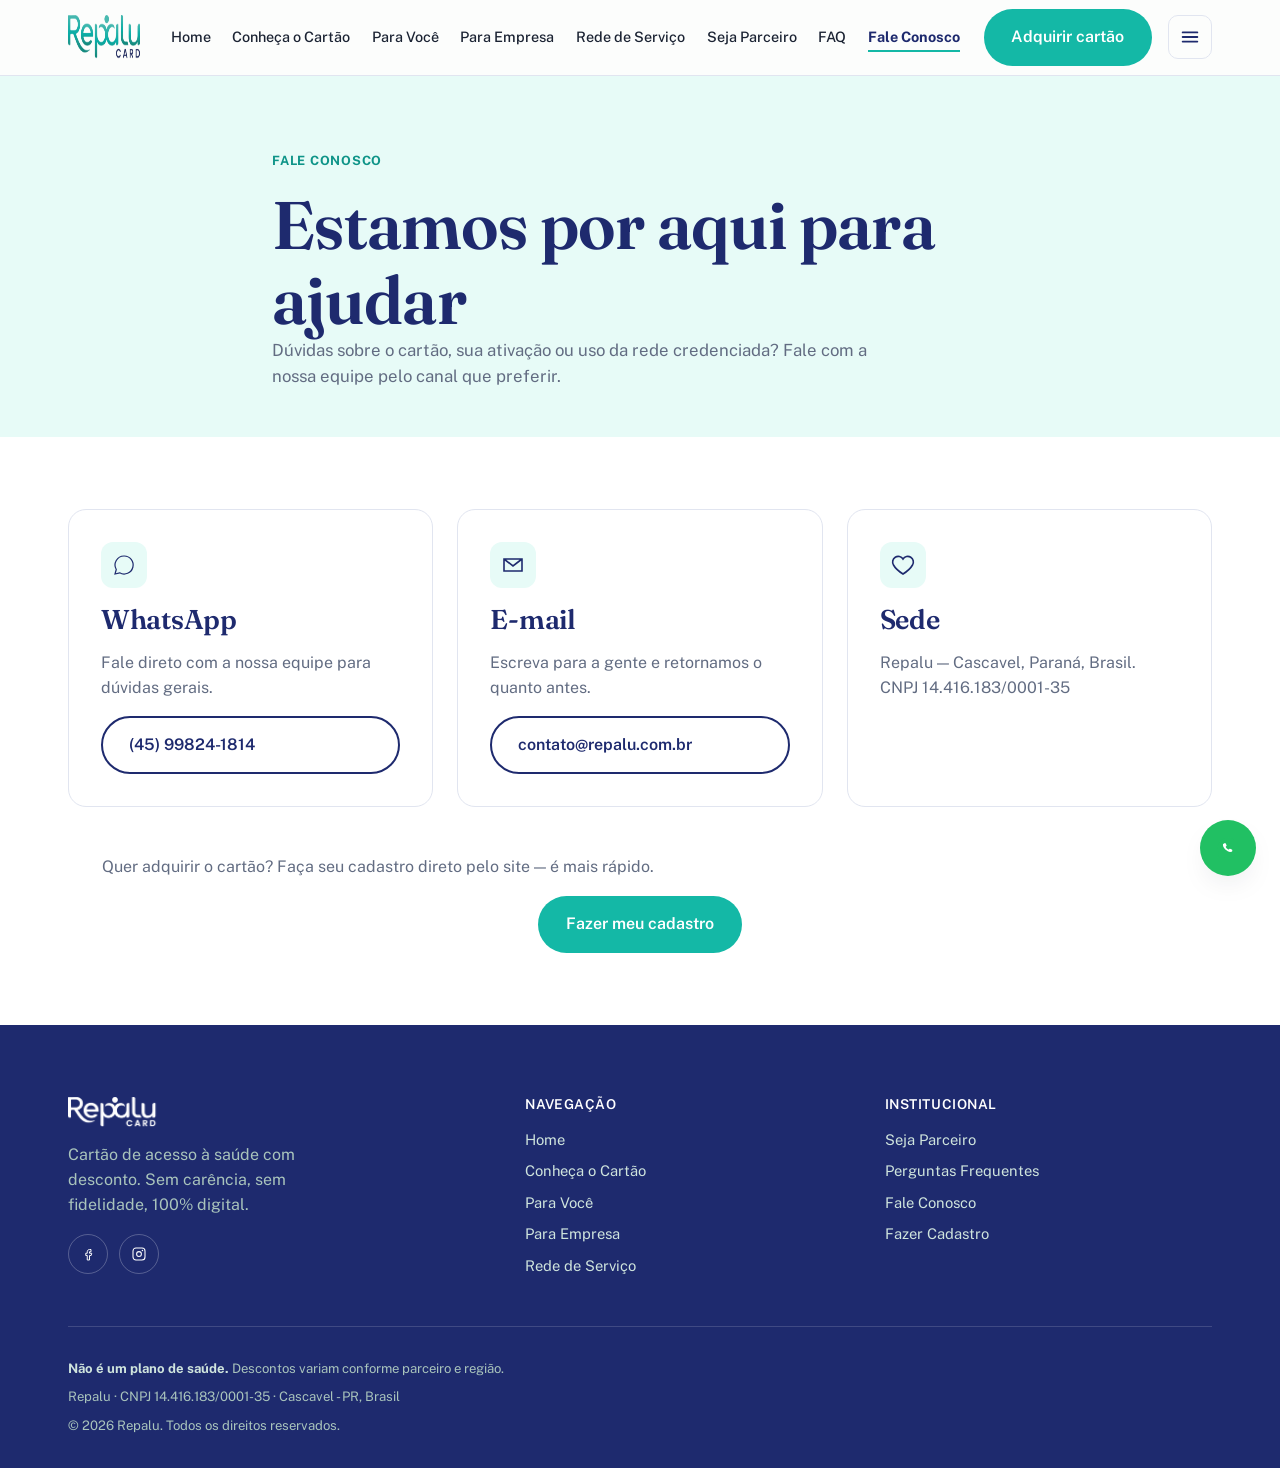
<file: paginas/fale-conosco.html>
<!DOCTYPE html>
<html lang="pt-BR">
<head>
<meta charset="UTF-8">
<meta name="viewport" content="width=device-width, initial-scale=1.0">
<title>Fale Conosco — Cartão Repalu</title>
<meta name="description" content="Entre em contato com a Repalu por WhatsApp, e-mail ou telefone. Estamos em Cascavel - PR.">
<link rel="icon" href="data:,">
<link rel="preconnect" href="https://fonts.googleapis.com">
<link rel="preconnect" href="https://fonts.gstatic.com" crossorigin>
<link href="https://fonts.googleapis.com/css2?family=Fraunces:opsz,wght@9..144,400..700&family=Public+Sans:wght@400;500;600;700&display=swap" rel="stylesheet">
<link rel="stylesheet" href="../css/styles.css">
</head>
<body>
<a class="visualmente-oculto" href="#conteudo-principal">Pular para o conteúdo</a>

<header class="cabecalho">
  <div class="container">
    <a href="../index.html" class="marca">
      <img src="../imagens/logo-repalu.png" alt="Repalu Card" class="marca__logo"></a>
    <nav class="nav-principal" aria-label="Navegação principal">
      <ul>
        <li><a href="../index.html">Home</a></li>
        <li><a href="conheca-o-cartao.html">Conheça o Cartão</a></li>
        <li><a href="para-voce.html">Para Você</a></li>
        <li><a href="para-empresa.html">Para Empresa</a></li>
        <li><a href="rede-de-servico.html">Rede de Serviço</a></li>
        <li><a href="seja-parceiro.html">Seja Parceiro</a></li>
        <li><a href="faq.html">FAQ</a></li>
        <li><a href="fale-conosco.html" aria-current="page">Fale Conosco</a></li>
      </ul>
    </nav>
    <div class="acoes-cabecalho">
      <button type="button" class="botao botao--primario" data-abrir-cadastro>Adquirir cartão</button>
      <button type="button" class="botao-menu-mobile" data-abrir-menu aria-expanded="false" aria-controls="painel-mobile">
        <svg viewBox="0 0 24 24" fill="none" aria-hidden="true"><path d="M4 7h16M4 12h16M4 17h16" stroke="#1E2A6E" stroke-width="2" stroke-linecap="round"/></svg>
        <span class="visualmente-oculto">Abrir menu</span>
      </button>
    </div>
  </div>
</header>

<div class="sobreposicao-mobile" data-sobreposicao-menu></div>
<aside class="painel-mobile" id="painel-mobile" data-painel-mobile aria-label="Menu de navegação">
  <div class="painel-mobile__topo">
    <img src="../imagens/logo-repalu.png" alt="Repalu Card" class="painel-mobile__logo">
    <button type="button" class="painel-mobile__fechar" data-fechar-menu>
      <svg viewBox="0 0 24 24" fill="none" aria-hidden="true"><path d="M6 6l12 12M18 6L6 18" stroke="#fff" stroke-width="2" stroke-linecap="round"/></svg>
      <span class="visualmente-oculto">Fechar menu</span>
    </button>
  </div>
  <nav aria-label="Navegação mobile">
    <ul>
      <li><a href="../index.html">Home</a></li>
      <li><a href="conheca-o-cartao.html">Conheça o Cartão</a></li>
      <li><a href="para-voce.html">Para Você</a></li>
      <li><a href="para-empresa.html">Para Empresa</a></li>
      <li><a href="rede-de-servico.html">Rede de Serviço</a></li>
      <li><a href="seja-parceiro.html">Seja Parceiro</a></li>
      <li><a href="faq.html">Perguntas Frequentes</a></li>
      <li><a href="fale-conosco.html">Fale Conosco</a></li>
    </ul>
  </nav>
  <div class="painel-mobile__acoes">
    <button type="button" class="botao botao--primario botao--bloco" data-abrir-cadastro>Adquirir cartão</button>
  </div>
</aside>

<main id="conteudo-principal">
  <section class="pagina-cabecalho">
    <div class="container">
      <span class="olho">FALE CONOSCO</span>
      <h1>Estamos por aqui para ajudar</h1>
      <p style="font-size:1.05rem;">Dúvidas sobre o cartão, sua ativação ou uso da rede credenciada? Fale com a nossa equipe pelo canal que preferir.</p>
    </div>
  </section>

  <section class="secao">
    <div class="container">
      <div class="grade-cartas grade-cartas--3">
        <div class="carta">
          <div class="carta__icone"><svg viewBox="0 0 32 32" fill="none"><path d="M16 4a12 12 0 00-10.3 18L4 28l6.2-1.6A12 12 0 1016 4z" stroke="currentColor" stroke-width="1.6"/></svg></div>
          <h3>WhatsApp</h3>
          <p>Fale direto com a nossa equipe para dúvidas gerais.</p>
          <a href="https://wa.me/+5545998241814" target="_blank" rel="noopener noreferrer" class="botao botao--secundario">(45) 99824-1814</a>
        </div>
        <div class="carta">
          <div class="carta__icone"><svg viewBox="0 0 24 24" fill="none"><path d="M3 6h18v12H3zM3 6l9 7 9-7" stroke="currentColor" stroke-width="1.6"/></svg></div>
          <h3>E-mail</h3>
          <p>Escreva para a gente e retornamos o quanto antes.</p>
          <a href="mailto:contato@repalu.com.br" class="botao botao--secundario">contato@repalu.com.br</a>
        </div>
        <div class="carta">
          <div class="carta__icone"><svg viewBox="0 0 24 24" fill="none"><path d="M12 21s-7-4.4-9.5-9A5.5 5.5 0 0112 6a5.5 5.5 0 019.5 6c-2.5 4.6-9.5 9-9.5 9z" stroke="currentColor" stroke-width="1.6"/></svg></div>
          <h3>Sede</h3>
          <p>Repalu — Cascavel, Paraná, Brasil.<br>CNPJ 14.416.183/0001-35</p>
        </div>
      </div>
      <div class="centralizado" style="margin-top: var(--espaco-5);">
        <p>Quer adquirir o cartão? Faça seu cadastro direto pelo site — é mais rápido.</p>
        <button type="button" class="botao botao--primario" data-abrir-cadastro style="margin-top:var(--espaco-2);">Fazer meu cadastro</button>
      </div>
    </div>
  </section>
</main>

<footer class="rodape">
  <div class="container">
    <div class="rodape__grade">
      <div>
        <div class="rodape__marca">
          <img src="../imagens/logo-repalu.png" alt="Repalu Card" class="rodape__marca-logo"></div>
        <p style="color:#a9c4bc; max-width: 30ch;">Cartão de acesso à saúde com desconto. Sem carência, sem fidelidade, 100% digital.</p>
        <div class="rodape__redes">
          <a href="https://facebook.com/cartaorepalu" target="_blank" rel="noopener noreferrer" aria-label="Repalu no Facebook">
            <svg viewBox="0 0 24 24" width="18" height="18" fill="none"><path d="M14 9h2V6h-2c-1.7 0-3 1.3-3 3v2H9v3h2v6h3v-6h2.2l.8-3H14V9z" stroke="#fff" stroke-width="1.3" stroke-linejoin="round"/></svg>
          </a>
          <a href="https://instagram.com/repalu.saude" target="_blank" rel="noopener noreferrer" aria-label="Repalu no Instagram">
            <svg viewBox="0 0 24 24" width="18" height="18" fill="none"><rect x="4" y="4" width="16" height="16" rx="4" stroke="#fff" stroke-width="1.4"/><circle cx="12" cy="12" r="3.2" stroke="#fff" stroke-width="1.4"/><circle cx="16.6" cy="7.4" r="1" fill="#fff"/></svg>
          </a>
        </div>
      </div>
      <nav aria-label="Navegação do rodapé">
        <h4>NAVEGAÇÃO</h4>
        <ul>
          <li><a href="../index.html">Home</a></li>
          <li><a href="conheca-o-cartao.html">Conheça o Cartão</a></li>
          <li><a href="para-voce.html">Para Você</a></li>
          <li><a href="para-empresa.html">Para Empresa</a></li>
          <li><a href="rede-de-servico.html">Rede de Serviço</a></li>
        </ul>
      </nav>
      <nav aria-label="Links institucionais">
        <h4>INSTITUCIONAL</h4>
        <ul>
          <li><a href="seja-parceiro.html">Seja Parceiro</a></li>
          <li><a href="faq.html">Perguntas Frequentes</a></li>
          <li><a href="fale-conosco.html">Fale Conosco</a></li>
          <li><a href="cadastro.html">Fazer Cadastro</a></li>
        </ul>
      </nav>
    </div>
    <div class="rodape__legal">
      <p style="color:inherit; max-width:none;"><strong>Não é um plano de saúde.</strong> Descontos variam conforme parceiro e região.</p>
      <p style="color:inherit; max-width:none;">Repalu · CNPJ 14.416.183/0001-35 · Cascavel - PR, Brasil</p>
      <p style="color:inherit; max-width:none;">&copy; <span data-ano-atual>2026</span> Repalu. Todos os direitos reservados.</p>
    </div>
  </div>
</footer>

<a class="whatsapp-flutuante" href="https://wa.me/+5545998241814" target="_blank" rel="noopener noreferrer" aria-label="Falar no WhatsApp">
  <svg viewBox="0 0 32 32" fill="none"><path d="M16 4a12 12 0 00-10.3 18L4 28l6.2-1.6A12 12 0 1016 4z" fill="#21c063"/><path d="M11 11.5c.3-1 .9-1 1.3-1h.6c.3 0 .5.1.7.6l.8 1.9c.1.3 0 .6-.2.8l-.6.6c-.2.2-.2.4 0 .7.5.9 1.7 2.1 2.7 2.6.3.2.5.2.7 0l.6-.6c.2-.2.5-.3.8-.2l1.9.8c.4.2.6.4.6.7v.6c0 .4 0 1-1 1.3-1 .3-2.4.2-4.6-1s-3.6-2.8-4.5-4.5c-.6-1.2-.7-2.6-.4-3.6z" fill="#fff"/></svg>
</a>

<div class="modal-fundo" data-modal-cadastro role="dialog" aria-modal="true" aria-labelledby="titulo-modal-cadastro">
  <div class="modal-caixa">
    <button type="button" class="modal-fechar" data-fechar-modal aria-label="Fechar formulário de cadastro">
      <svg viewBox="0 0 24 24" fill="none" width="18" height="18"><path d="M6 6l12 12M18 6L6 18" stroke="#1E2A6E" stroke-width="2" stroke-linecap="round"/></svg>
    </button>
    <div class="form-cadastro">
      <h2 id="titulo-modal-cadastro" style="font-size:1.6rem; margin-bottom: 0.3rem;">Faça seu cadastro</h2>
      <p style="margin-bottom: var(--espaco-3);">Leva menos de 2 minutos. Nossa equipe entra em contato assim que recebemos seus dados.</p>
      <div data-formulario-slot></div>
    </div>
  </div>
</div>

<script>document.querySelector("[data-ano-atual]").textContent = new Date().getFullYear();</script>
<script src="../js/script.js"></script>
<script src="../js/formulario.js"></script>
<script src="../js/incluir-formulario.js"></script>
</body>
</html>
</file>
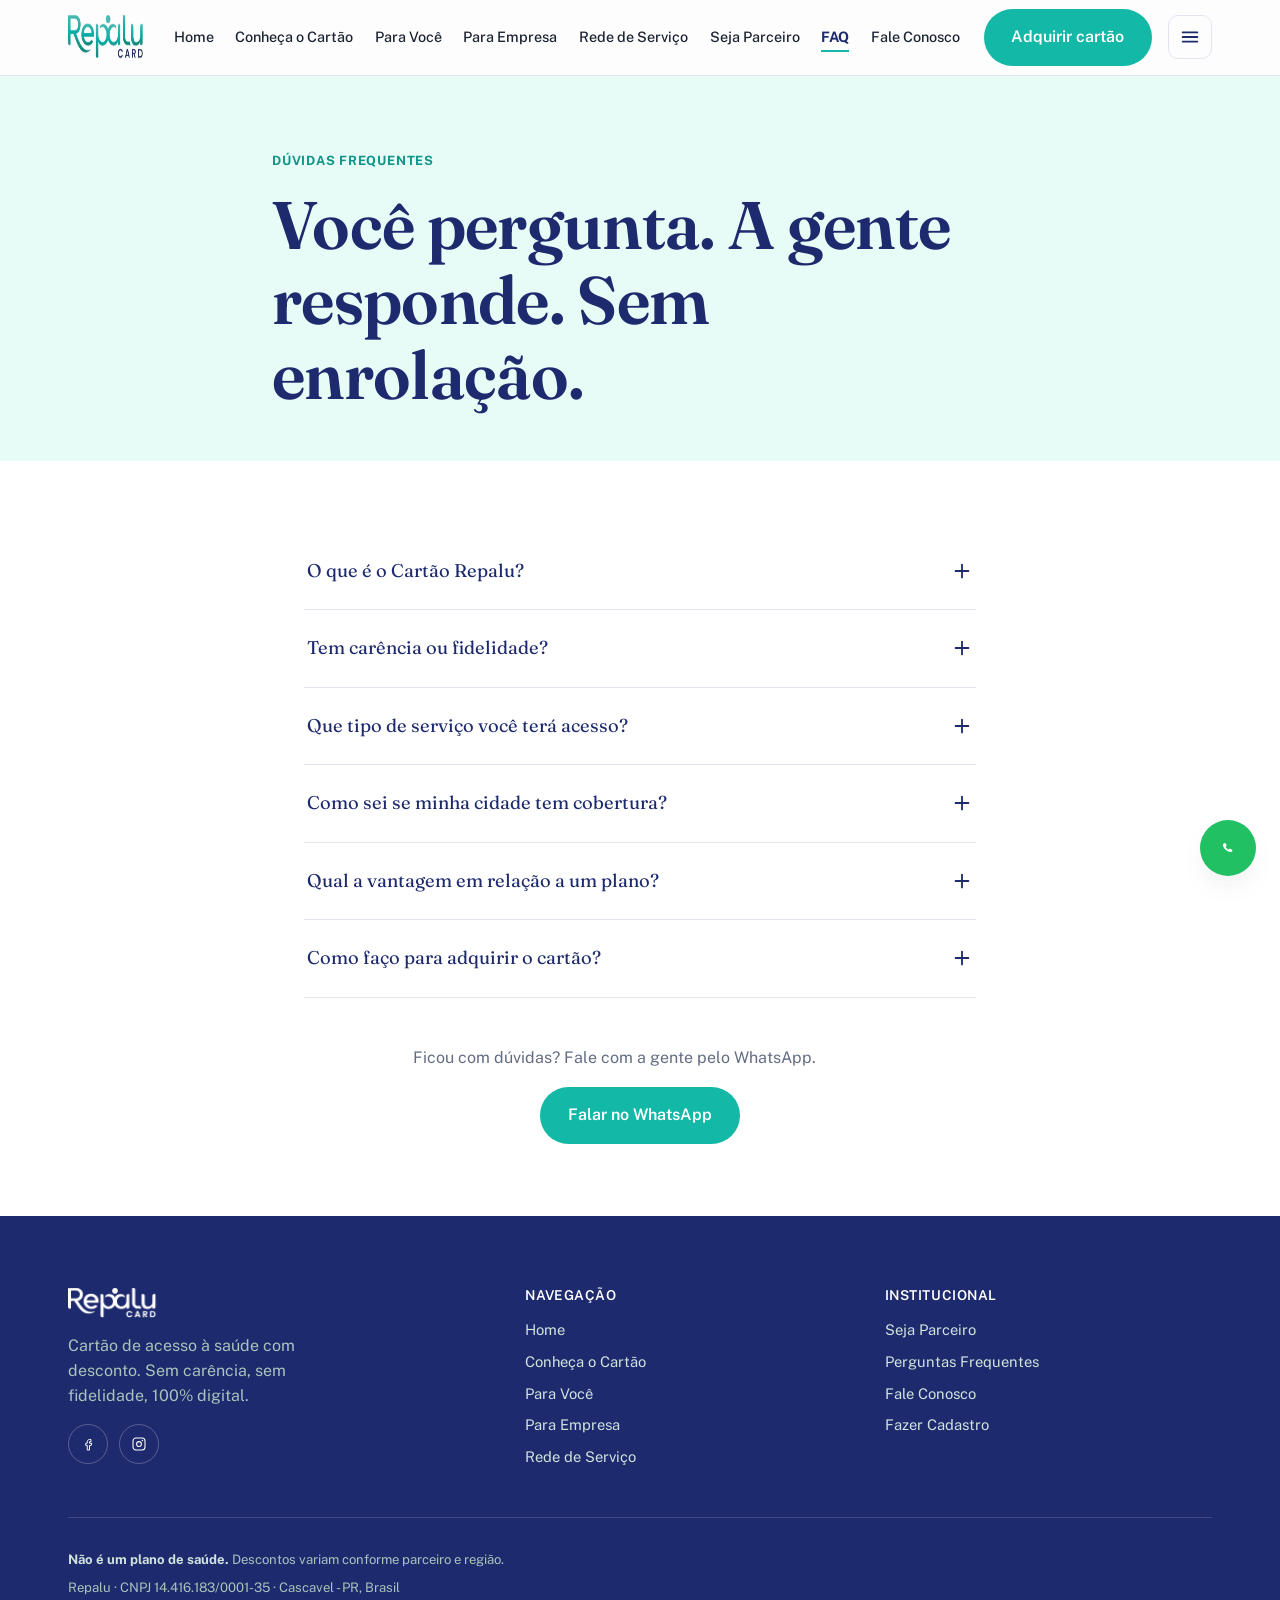
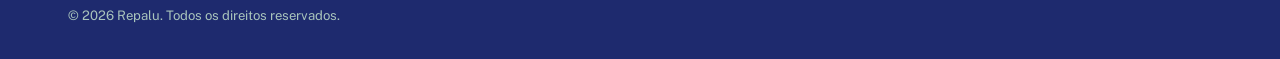
<file: paginas/faq.html>
<!DOCTYPE html>
<html lang="pt-BR">
<head>
<meta charset="UTF-8">
<meta name="viewport" content="width=device-width, initial-scale=1.0">
<title>Perguntas Frequentes — Cartão Repalu</title>
<meta name="description" content="Tire suas dúvidas sobre o Cartão Repalu: carência, fidelidade, rede credenciada e como adquirir o cartão.">
<link rel="icon" href="data:,">
<link rel="preconnect" href="https://fonts.googleapis.com">
<link rel="preconnect" href="https://fonts.gstatic.com" crossorigin>
<link href="https://fonts.googleapis.com/css2?family=Fraunces:opsz,wght@9..144,400..700&family=Public+Sans:wght@400;500;600;700&display=swap" rel="stylesheet">
<link rel="stylesheet" href="../css/styles.css">
</head>
<body>
<a class="visualmente-oculto" href="#conteudo-principal">Pular para o conteúdo</a>

<header class="cabecalho">
  <div class="container">
    <a href="../index.html" class="marca">
      <img src="../imagens/logo-repalu.png" alt="Repalu Card" class="marca__logo"></a>
    <nav class="nav-principal" aria-label="Navegação principal">
      <ul>
        <li><a href="../index.html">Home</a></li>
        <li><a href="conheca-o-cartao.html">Conheça o Cartão</a></li>
        <li><a href="para-voce.html">Para Você</a></li>
        <li><a href="para-empresa.html">Para Empresa</a></li>
        <li><a href="rede-de-servico.html">Rede de Serviço</a></li>
        <li><a href="seja-parceiro.html">Seja Parceiro</a></li>
        <li><a href="faq.html" aria-current="page">FAQ</a></li>
        <li><a href="fale-conosco.html">Fale Conosco</a></li>
      </ul>
    </nav>
    <div class="acoes-cabecalho">
      <a href="fale-conosco.html" class="botao botao--secundario">Fale Conosco</a>
      <button type="button" class="botao botao--primario" data-abrir-cadastro>Adquirir cartão</button>
      <button type="button" class="botao-menu-mobile" data-abrir-menu aria-expanded="false" aria-controls="painel-mobile">
        <svg viewBox="0 0 24 24" fill="none" aria-hidden="true"><path d="M4 7h16M4 12h16M4 17h16" stroke="#1E2A6E" stroke-width="2" stroke-linecap="round"/></svg>
        <span class="visualmente-oculto">Abrir menu</span>
      </button>
    </div>
  </div>
</header>

<div class="sobreposicao-mobile" data-sobreposicao-menu></div>
<aside class="painel-mobile" id="painel-mobile" data-painel-mobile aria-label="Menu de navegação">
  <div class="painel-mobile__topo">
    <img src="../imagens/logo-repalu.png" alt="Repalu Card" class="painel-mobile__logo">
    <button type="button" class="painel-mobile__fechar" data-fechar-menu>
      <svg viewBox="0 0 24 24" fill="none" aria-hidden="true"><path d="M6 6l12 12M18 6L6 18" stroke="#fff" stroke-width="2" stroke-linecap="round"/></svg>
      <span class="visualmente-oculto">Fechar menu</span>
    </button>
  </div>
  <nav aria-label="Navegação mobile">
    <ul>
      <li><a href="../index.html">Home</a></li>
      <li><a href="conheca-o-cartao.html">Conheça o Cartão</a></li>
      <li><a href="para-voce.html">Para Você</a></li>
      <li><a href="para-empresa.html">Para Empresa</a></li>
      <li><a href="rede-de-servico.html">Rede de Serviço</a></li>
      <li><a href="seja-parceiro.html">Seja Parceiro</a></li>
      <li><a href="faq.html">Perguntas Frequentes</a></li>
      <li><a href="fale-conosco.html">Fale Conosco</a></li>
    </ul>
  </nav>
  <div class="painel-mobile__acoes">
    <button type="button" class="botao botao--primario botao--bloco" data-abrir-cadastro>Adquirir cartão</button>
  </div>
</aside>

<main id="conteudo-principal">
  <section class="pagina-cabecalho">
    <div class="container">
      <span class="olho">DÚVIDAS FREQUENTES</span>
      <h1>Você pergunta. A gente responde. Sem enrolação.</h1>
    </div>
  </section>

  <section class="secao">
    <div class="container" style="max-width:48rem;">
      <div class="faq-item">
        <button type="button" class="faq-item__pergunta" aria-expanded="false">
          O que é o Cartão Repalu?
          <span class="faq-item__icone" aria-hidden="true">
            <svg viewBox="0 0 24 24" width="22" height="22" fill="none"><path d="M12 5v14M5 12h14" stroke="#1E2A6E" stroke-width="2" stroke-linecap="round"/></svg>
          </span>
        </button>
        <div class="faq-item__resposta"><p>É um cartão digital de acesso à saúde que permite agendar serviços com preços fixos e reduzidos.</p></div>
      </div>

      <div class="faq-item">
        <button type="button" class="faq-item__pergunta" aria-expanded="false">
          Tem carência ou fidelidade?
          <span class="faq-item__icone" aria-hidden="true">
            <svg viewBox="0 0 24 24" width="22" height="22" fill="none"><path d="M12 5v14M5 12h14" stroke="#1E2A6E" stroke-width="2" stroke-linecap="round"/></svg>
          </span>
        </button>
        <div class="faq-item__resposta"><p>Não. Você pode utilizar os serviços assim que ativar o cartão.</p></div>
      </div>

      <div class="faq-item">
        <button type="button" class="faq-item__pergunta" aria-expanded="false">
          Que tipo de serviço você terá acesso?
          <span class="faq-item__icone" aria-hidden="true">
            <svg viewBox="0 0 24 24" width="22" height="22" fill="none"><path d="M12 5v14M5 12h14" stroke="#1E2A6E" stroke-width="2" stroke-linecap="round"/></svg>
          </span>
        </button>
        <div class="faq-item__resposta"><p>Consultas com especialistas, exames laboratoriais e de imagem, pequenos procedimentos, cirurgias e jornadas completas de cuidado.</p></div>
      </div>

      <div class="faq-item">
        <button type="button" class="faq-item__pergunta" aria-expanded="false">
          Como sei se minha cidade tem cobertura?
          <span class="faq-item__icone" aria-hidden="true">
            <svg viewBox="0 0 24 24" width="22" height="22" fill="none"><path d="M12 5v14M5 12h14" stroke="#1E2A6E" stroke-width="2" stroke-linecap="round"/></svg>
          </span>
        </button>
        <div class="faq-item__resposta"><p>Você pode consultar a rede credenciada diretamente no site ou app, com filtros por região e tipo de serviço.</p></div>
      </div>

      <div class="faq-item">
        <button type="button" class="faq-item__pergunta" aria-expanded="false">
          Qual a vantagem em relação a um plano?
          <span class="faq-item__icone" aria-hidden="true">
            <svg viewBox="0 0 24 24" width="22" height="22" fill="none"><path d="M12 5v14M5 12h14" stroke="#1E2A6E" stroke-width="2" stroke-linecap="round"/></svg>
          </span>
        </button>
        <div class="faq-item__resposta"><p>Você tem acesso direto aos serviços, com clareza, liberdade e valores acessíveis, sem amarras contratuais ou surpresas.</p></div>
      </div>

      <div class="faq-item">
        <button type="button" class="faq-item__pergunta" aria-expanded="false">
          Como faço para adquirir o cartão?
          <span class="faq-item__icone" aria-hidden="true">
            <svg viewBox="0 0 24 24" width="22" height="22" fill="none"><path d="M12 5v14M5 12h14" stroke="#1E2A6E" stroke-width="2" stroke-linecap="round"/></svg>
          </span>
        </button>
        <div class="faq-item__resposta"><p>Basta preencher o cadastro rápido no site. Você recebe seu cartão digital por e-mail assim que a ativação for confirmada.</p></div>
      </div>

      <div class="centralizado" style="margin-top: var(--espaco-5);">
        <p>Ficou com dúvidas? Fale com a gente pelo WhatsApp.</p>
        <a href="https://wa.me/+5545998241814" target="_blank" rel="noopener noreferrer" class="botao botao--primario" style="margin-top:var(--espaco-2);">Falar no WhatsApp</a>
      </div>
    </div>
  </section>
</main>

<footer class="rodape">
  <div class="container">
    <div class="rodape__grade">
      <div>
        <div class="rodape__marca">
          <img src="../imagens/logo-repalu.png" alt="Repalu Card" class="rodape__marca-logo"></div>
        <p style="color:#a9c4bc; max-width: 30ch;">Cartão de acesso à saúde com desconto. Sem carência, sem fidelidade, 100% digital.</p>
        <div class="rodape__redes">
          <a href="https://facebook.com/cartaorepalu" target="_blank" rel="noopener noreferrer" aria-label="Repalu no Facebook">
            <svg viewBox="0 0 24 24" width="18" height="18" fill="none"><path d="M14 9h2V6h-2c-1.7 0-3 1.3-3 3v2H9v3h2v6h3v-6h2.2l.8-3H14V9z" stroke="#fff" stroke-width="1.3" stroke-linejoin="round"/></svg>
          </a>
          <a href="https://instagram.com/repalu.saude" target="_blank" rel="noopener noreferrer" aria-label="Repalu no Instagram">
            <svg viewBox="0 0 24 24" width="18" height="18" fill="none"><rect x="4" y="4" width="16" height="16" rx="4" stroke="#fff" stroke-width="1.4"/><circle cx="12" cy="12" r="3.2" stroke="#fff" stroke-width="1.4"/><circle cx="16.6" cy="7.4" r="1" fill="#fff"/></svg>
          </a>
        </div>
      </div>
      <nav aria-label="Navegação do rodapé">
        <h4>NAVEGAÇÃO</h4>
        <ul>
          <li><a href="../index.html">Home</a></li>
          <li><a href="conheca-o-cartao.html">Conheça o Cartão</a></li>
          <li><a href="para-voce.html">Para Você</a></li>
          <li><a href="para-empresa.html">Para Empresa</a></li>
          <li><a href="rede-de-servico.html">Rede de Serviço</a></li>
        </ul>
      </nav>
      <nav aria-label="Links institucionais">
        <h4>INSTITUCIONAL</h4>
        <ul>
          <li><a href="seja-parceiro.html">Seja Parceiro</a></li>
          <li><a href="faq.html">Perguntas Frequentes</a></li>
          <li><a href="fale-conosco.html">Fale Conosco</a></li>
          <li><a href="cadastro.html">Fazer Cadastro</a></li>
        </ul>
      </nav>
    </div>
    <div class="rodape__legal">
      <p style="color:inherit; max-width:none;"><strong>Não é um plano de saúde.</strong> Descontos variam conforme parceiro e região.</p>
      <p style="color:inherit; max-width:none;">Repalu · CNPJ 14.416.183/0001-35 · Cascavel - PR, Brasil</p>
      <p style="color:inherit; max-width:none;">&copy; <span data-ano-atual>2026</span> Repalu. Todos os direitos reservados.</p>
    </div>
  </div>
</footer>

<a class="whatsapp-flutuante" href="https://wa.me/+5545998241814" target="_blank" rel="noopener noreferrer" aria-label="Falar no WhatsApp para dúvidas">
  <svg viewBox="0 0 32 32" fill="none"><path d="M16 4a12 12 0 00-10.3 18L4 28l6.2-1.6A12 12 0 1016 4z" fill="#21c063"/><path d="M11 11.5c.3-1 .9-1 1.3-1h.6c.3 0 .5.1.7.6l.8 1.9c.1.3 0 .6-.2.8l-.6.6c-.2.2-.2.4 0 .7.5.9 1.7 2.1 2.7 2.6.3.2.5.2.7 0l.6-.6c.2-.2.5-.3.8-.2l1.9.8c.4.2.6.4.6.7v.6c0 .4 0 1-1 1.3-1 .3-2.4.2-4.6-1s-3.6-2.8-4.5-4.5c-.6-1.2-.7-2.6-.4-3.6z" fill="#fff"/></svg>
</a>

<div class="modal-fundo" data-modal-cadastro role="dialog" aria-modal="true" aria-labelledby="titulo-modal-cadastro">
  <div class="modal-caixa">
    <button type="button" class="modal-fechar" data-fechar-modal aria-label="Fechar formulário de cadastro">
      <svg viewBox="0 0 24 24" fill="none" width="18" height="18"><path d="M6 6l12 12M18 6L6 18" stroke="#1E2A6E" stroke-width="2" stroke-linecap="round"/></svg>
    </button>
    <div class="form-cadastro">
      <h2 id="titulo-modal-cadastro" style="font-size:1.6rem; margin-bottom: 0.3rem;">Faça seu cadastro</h2>
      <p style="margin-bottom: var(--espaco-3);">Leva menos de 2 minutos. Nossa equipe entra em contato assim que recebemos seus dados.</p>
      <div data-formulario-slot></div>
    </div>
  </div>
</div>

<script>document.querySelector("[data-ano-atual]").textContent = new Date().getFullYear();</script>
<script src="../js/script.js"></script>
<script src="../js/formulario.js"></script>
<script src="../js/incluir-formulario.js"></script>
</body>
</html>
</file>
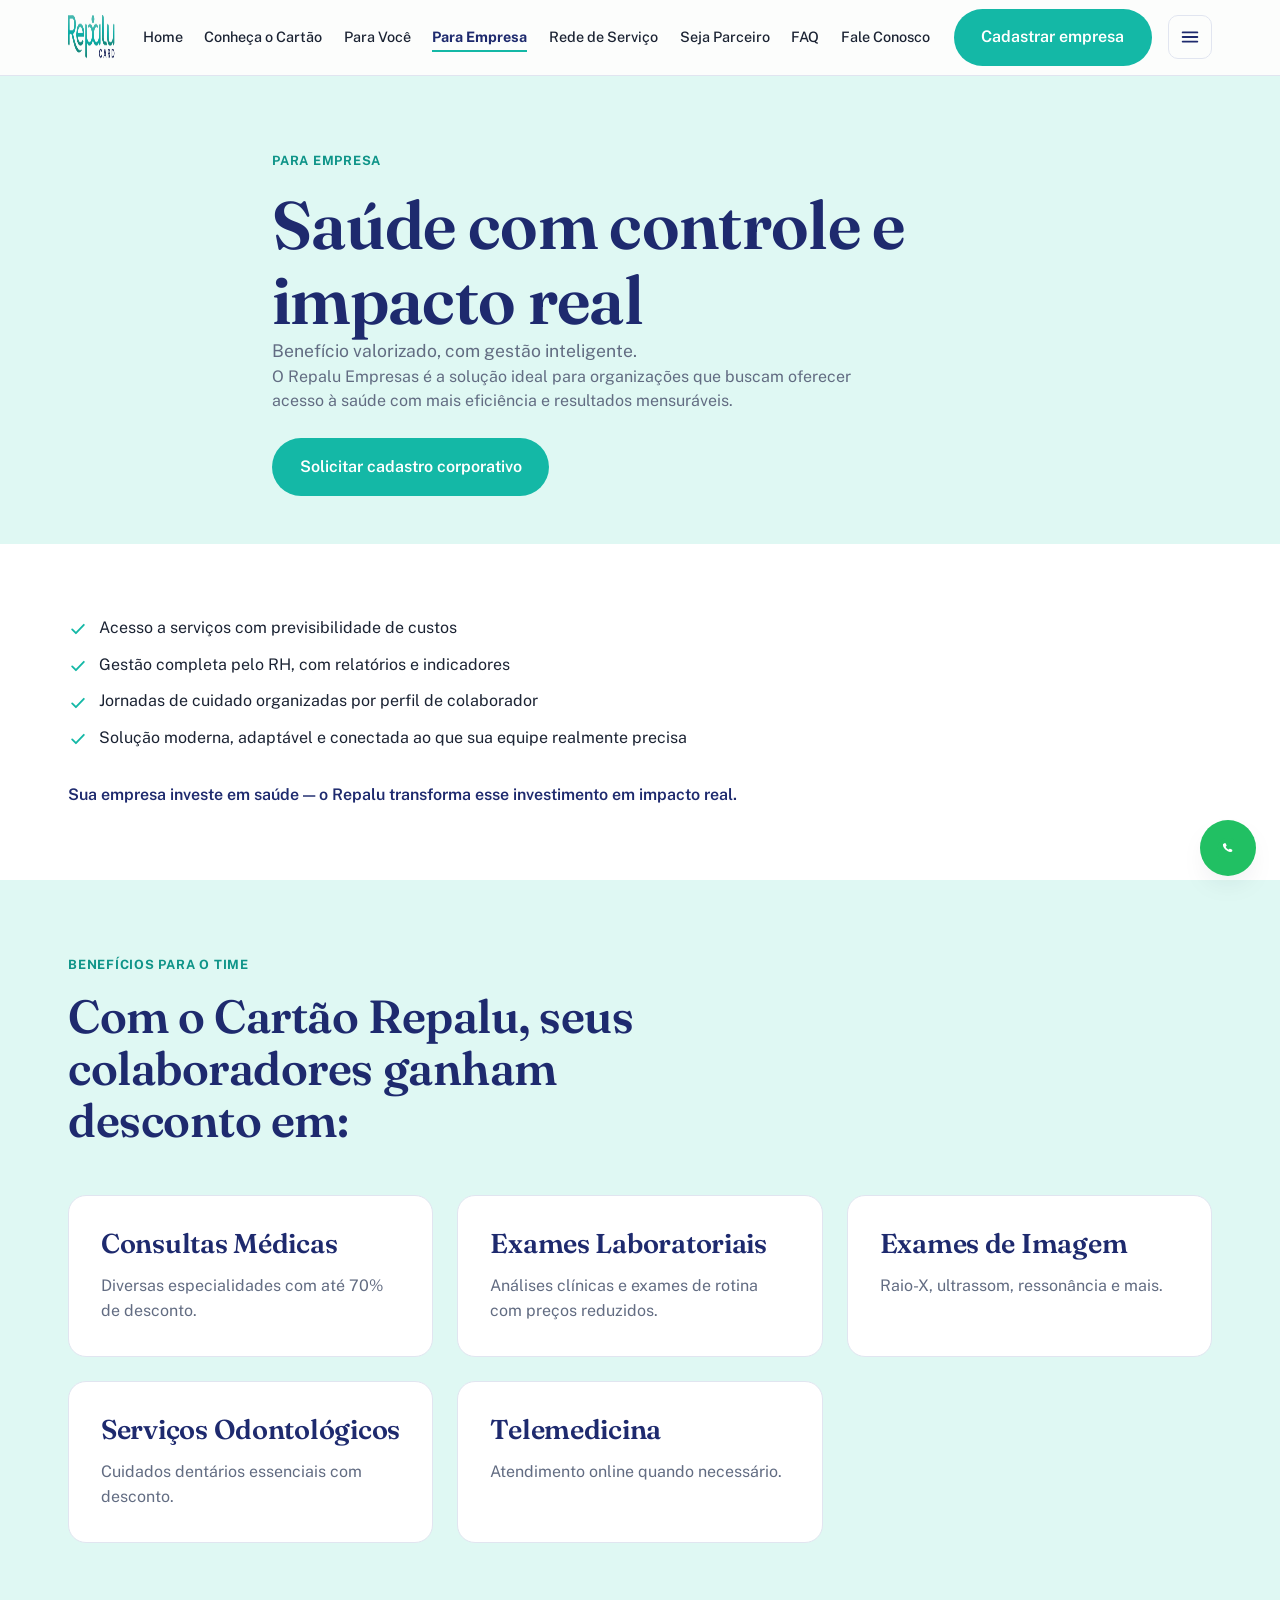
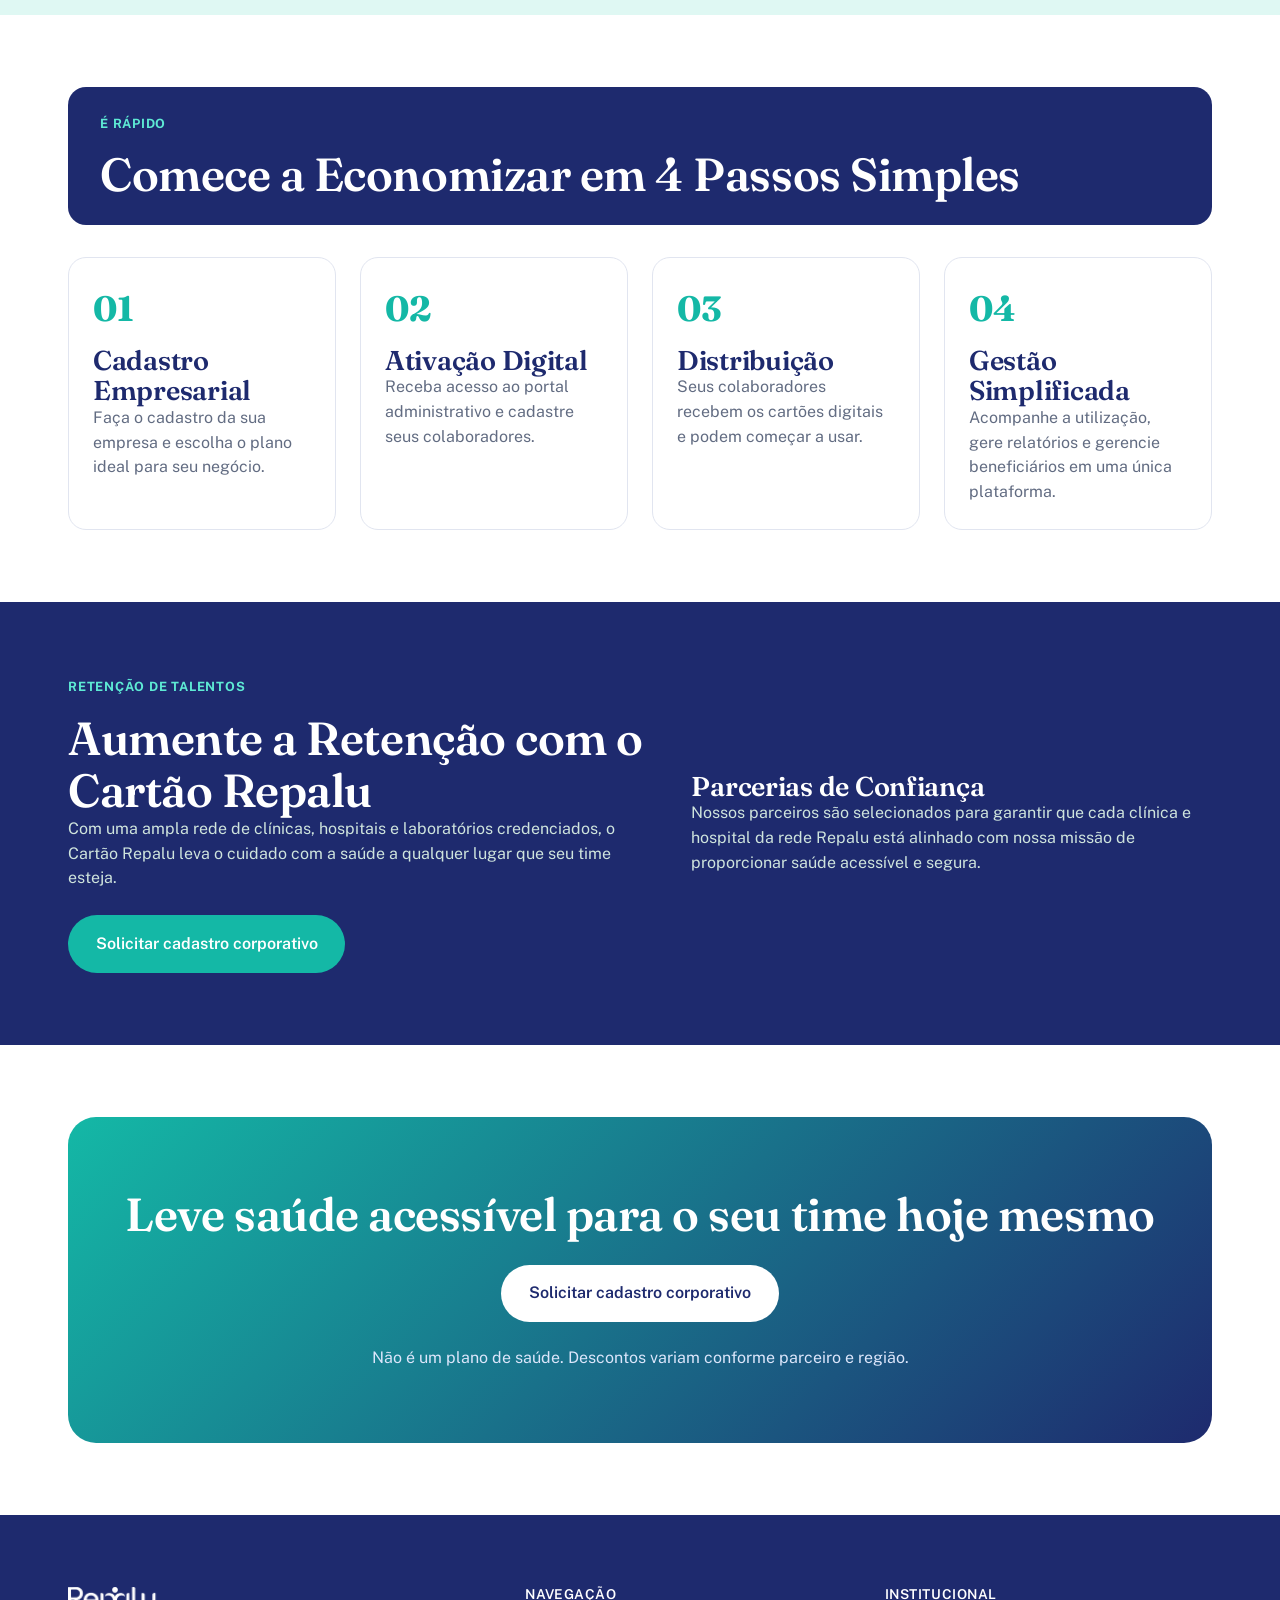
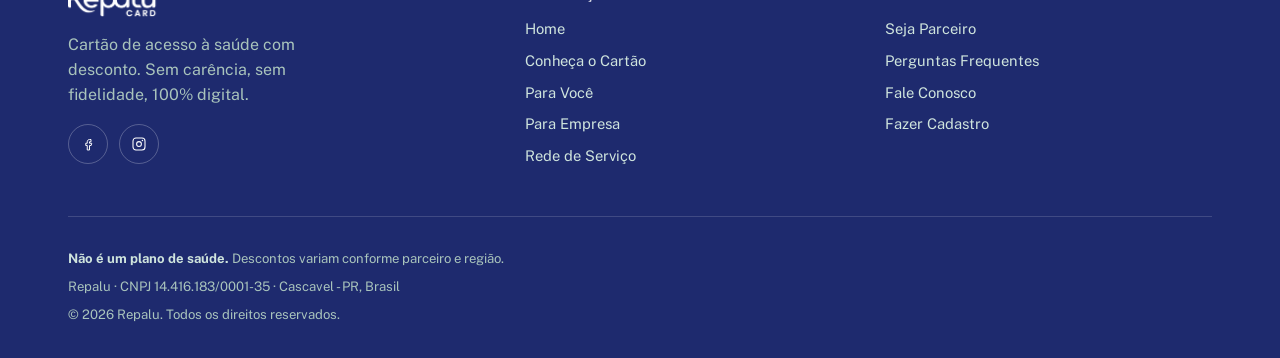
<file: paginas/para-empresa.html>
<!DOCTYPE html>
<html lang="pt-BR">
<head>
<meta charset="UTF-8">
<meta name="viewport" content="width=device-width, initial-scale=1.0">
<title>Para Empresa — Cartão Repalu</title>
<meta name="description" content="Repalu Empresas: benefício de saúde com previsibilidade de custos e gestão completa pelo RH, com relatórios e indicadores.">
<link rel="icon" href="data:,">
<link rel="preconnect" href="https://fonts.googleapis.com">
<link rel="preconnect" href="https://fonts.gstatic.com" crossorigin>
<link href="https://fonts.googleapis.com/css2?family=Fraunces:opsz,wght@9..144,400..700&family=Public+Sans:wght@400;500;600;700&display=swap" rel="stylesheet">
<link rel="stylesheet" href="../css/styles.css">
</head>
<body>
<a class="visualmente-oculto" href="#conteudo-principal">Pular para o conteúdo</a>

<header class="cabecalho">
  <div class="container">
    <a href="../index.html" class="marca">
      <img src="../imagens/logo-repalu.png" alt="Repalu Card" class="marca__logo"></a>
    <nav class="nav-principal" aria-label="Navegação principal">
      <ul>
        <li><a href="../index.html">Home</a></li>
        <li><a href="conheca-o-cartao.html">Conheça o Cartão</a></li>
        <li><a href="para-voce.html">Para Você</a></li>
        <li><a href="para-empresa.html" aria-current="page">Para Empresa</a></li>
        <li><a href="rede-de-servico.html">Rede de Serviço</a></li>
        <li><a href="seja-parceiro.html">Seja Parceiro</a></li>
        <li><a href="faq.html">FAQ</a></li>
        <li><a href="fale-conosco.html">Fale Conosco</a></li>
      </ul>
    </nav>
    <div class="acoes-cabecalho">
      <a href="fale-conosco.html" class="botao botao--secundario">Fale Conosco</a>
      <button type="button" class="botao botao--primario" data-abrir-cadastro="empresa">Cadastrar empresa</button>
      <button type="button" class="botao-menu-mobile" data-abrir-menu aria-expanded="false" aria-controls="painel-mobile">
        <svg viewBox="0 0 24 24" fill="none" aria-hidden="true"><path d="M4 7h16M4 12h16M4 17h16" stroke="#1E2A6E" stroke-width="2" stroke-linecap="round"/></svg>
        <span class="visualmente-oculto">Abrir menu</span>
      </button>
    </div>
  </div>
</header>

<div class="sobreposicao-mobile" data-sobreposicao-menu></div>
<aside class="painel-mobile" id="painel-mobile" data-painel-mobile aria-label="Menu de navegação">
  <div class="painel-mobile__topo">
    <img src="../imagens/logo-repalu.png" alt="Repalu Card" class="painel-mobile__logo">
    <button type="button" class="painel-mobile__fechar" data-fechar-menu>
      <svg viewBox="0 0 24 24" fill="none" aria-hidden="true"><path d="M6 6l12 12M18 6L6 18" stroke="#fff" stroke-width="2" stroke-linecap="round"/></svg>
      <span class="visualmente-oculto">Fechar menu</span>
    </button>
  </div>
  <nav aria-label="Navegação mobile">
    <ul>
      <li><a href="../index.html">Home</a></li>
      <li><a href="conheca-o-cartao.html">Conheça o Cartão</a></li>
      <li><a href="para-voce.html">Para Você</a></li>
      <li><a href="para-empresa.html">Para Empresa</a></li>
      <li><a href="rede-de-servico.html">Rede de Serviço</a></li>
      <li><a href="seja-parceiro.html">Seja Parceiro</a></li>
      <li><a href="faq.html">Perguntas Frequentes</a></li>
      <li><a href="fale-conosco.html">Fale Conosco</a></li>
    </ul>
  </nav>
  <div class="painel-mobile__acoes">
    <button type="button" class="botao botao--primario botao--bloco" data-abrir-cadastro="empresa">Cadastrar empresa</button>
  </div>
</aside>

<main id="conteudo-principal">
  <section class="pagina-cabecalho pagina-cabecalho--coral">
    <div class="container">
      <span class="olho">PARA EMPRESA</span>
      <h1>Saúde com controle e impacto real</h1>
      <p style="font-size:1.1rem;">Benefício valorizado, com gestão inteligente.</p>
      <p>O Repalu Empresas é a solução ideal para organizações que buscam oferecer acesso à saúde com mais eficiência e resultados mensuráveis.</p>
      <button type="button" class="botao botao--primario" data-abrir-cadastro="empresa" style="margin-top:var(--espaco-3);">Solicitar cadastro corporativo</button>
    </div>
  </section>

  <section class="secao">
    <div class="container">
      <ul class="lista-check">
        <li><svg viewBox="0 0 24 24" fill="none"><path d="M5 12.5l4.5 4.5L19 7" stroke="currentColor" stroke-width="2.2" stroke-linecap="round" stroke-linejoin="round"/></svg>Acesso a serviços com previsibilidade de custos</li>
        <li><svg viewBox="0 0 24 24" fill="none"><path d="M5 12.5l4.5 4.5L19 7" stroke="currentColor" stroke-width="2.2" stroke-linecap="round" stroke-linejoin="round"/></svg>Gestão completa pelo RH, com relatórios e indicadores</li>
        <li><svg viewBox="0 0 24 24" fill="none"><path d="M5 12.5l4.5 4.5L19 7" stroke="currentColor" stroke-width="2.2" stroke-linecap="round" stroke-linejoin="round"/></svg>Jornadas de cuidado organizadas por perfil de colaborador</li>
        <li><svg viewBox="0 0 24 24" fill="none"><path d="M5 12.5l4.5 4.5L19 7" stroke="currentColor" stroke-width="2.2" stroke-linecap="round" stroke-linejoin="round"/></svg>Solução moderna, adaptável e conectada ao que sua equipe realmente precisa</li>
      </ul>
      <p style="max-width:52rem; font-weight:600; color:var(--cor-petroleo); margin-top:var(--espaco-4);">Sua empresa investe em saúde — o Repalu transforma esse investimento em impacto real.</p>
    </div>
  </section>

  <section class="secao secao--coral-tint">
    <div class="container">
      <div class="cabecalho-secao">
        <span class="olho">BENEFÍCIOS PARA O TIME</span>
        <h2>Com o Cartão Repalu, seus colaboradores ganham desconto em:</h2>
      </div>
      <div class="grade-cartas grade-cartas--3">
        <div class="carta"><h3>Consultas Médicas</h3><p>Diversas especialidades com até 70% de desconto.</p></div>
        <div class="carta"><h3>Exames Laboratoriais</h3><p>Análises clínicas e exames de rotina com preços reduzidos.</p></div>
        <div class="carta"><h3>Exames de Imagem</h3><p>Raio-X, ultrassom, ressonância e mais.</p></div>
        <div class="carta"><h3>Serviços Odontológicos</h3><p>Cuidados dentários essenciais com desconto.</p></div>
        <div class="carta"><h3>Telemedicina</h3><p>Atendimento online quando necessário.</p></div>
      </div>
    </div>
  </section>

  <section class="secao">
    <div class="container">
      <div class="banner-passos">
        <span class="olho olho--claro">É RÁPIDO</span>
        <h2>Comece a Economizar em 4 Passos Simples</h2>
      </div>
      <ol class="lista-passos lista-passos--4">
        <li class="lista-passos__item"><span class="lista-passos__numero">01</span><h3>Cadastro Empresarial</h3><p>Faça o cadastro da sua empresa e escolha o plano ideal para seu negócio.</p></li>
        <li class="lista-passos__item"><span class="lista-passos__numero">02</span><h3>Ativação Digital</h3><p>Receba acesso ao portal administrativo e cadastre seus colaboradores.</p></li>
        <li class="lista-passos__item"><span class="lista-passos__numero">03</span><h3>Distribuição</h3><p>Seus colaboradores recebem os cartões digitais e podem começar a usar.</p></li>
        <li class="lista-passos__item"><span class="lista-passos__numero">04</span><h3>Gestão Simplificada</h3><p>Acompanhe a utilização, gere relatórios e gerencie beneficiários em uma única plataforma.</p></li>
      </ol>
    </div>
  </section>

  <section class="secao secao--petroleo">
    <div class="container grade-assimetrica">
      <div>
        <span class="olho olho--claro">RETENÇÃO DE TALENTOS</span>
        <h2>Aumente a Retenção com o Cartão Repalu</h2>
        <p>Com uma ampla rede de clínicas, hospitais e laboratórios credenciados, o Cartão Repalu leva o cuidado com a saúde a qualquer lugar que seu time esteja.</p>
        <button type="button" class="botao botao--primario" data-abrir-cadastro="empresa" style="margin-top: var(--espaco-3);">Solicitar cadastro corporativo</button>
      </div>
      <div>
        <h3>Parcerias de Confiança</h3>
        <p>Nossos parceiros são selecionados para garantir que cada clínica e hospital da rede Repalu está alinhado com nossa missão de proporcionar saúde acessível e segura.</p>
      </div>
    </div>
  </section>

  <section class="secao">
    <div class="container">
      <div class="banner-gradiente">
        <h2>Leve saúde acessível para o seu time hoje mesmo</h2>
        <button type="button" class="botao botao--sobre-escuro" data-abrir-cadastro="empresa" style="margin-top: var(--espaco-3);">Solicitar cadastro corporativo</button>
        <p style="margin-top: var(--espaco-3); margin-inline:auto;">Não é um plano de saúde. Descontos variam conforme parceiro e região.</p>
      </div>
    </div>
  </section>
</main>

<footer class="rodape">
  <div class="container">
    <div class="rodape__grade">
      <div>
        <div class="rodape__marca">
          <img src="../imagens/logo-repalu.png" alt="Repalu Card" class="rodape__marca-logo"></div>
        <p style="color:#a9c4bc; max-width: 30ch;">Cartão de acesso à saúde com desconto. Sem carência, sem fidelidade, 100% digital.</p>
        <div class="rodape__redes">
          <a href="https://facebook.com/cartaorepalu" target="_blank" rel="noopener noreferrer" aria-label="Repalu no Facebook">
            <svg viewBox="0 0 24 24" width="18" height="18" fill="none"><path d="M14 9h2V6h-2c-1.7 0-3 1.3-3 3v2H9v3h2v6h3v-6h2.2l.8-3H14V9z" stroke="#fff" stroke-width="1.3" stroke-linejoin="round"/></svg>
          </a>
          <a href="https://instagram.com/repalu.saude" target="_blank" rel="noopener noreferrer" aria-label="Repalu no Instagram">
            <svg viewBox="0 0 24 24" width="18" height="18" fill="none"><rect x="4" y="4" width="16" height="16" rx="4" stroke="#fff" stroke-width="1.4"/><circle cx="12" cy="12" r="3.2" stroke="#fff" stroke-width="1.4"/><circle cx="16.6" cy="7.4" r="1" fill="#fff"/></svg>
          </a>
        </div>
      </div>
      <nav aria-label="Navegação do rodapé">
        <h4>NAVEGAÇÃO</h4>
        <ul>
          <li><a href="../index.html">Home</a></li>
          <li><a href="conheca-o-cartao.html">Conheça o Cartão</a></li>
          <li><a href="para-voce.html">Para Você</a></li>
          <li><a href="para-empresa.html">Para Empresa</a></li>
          <li><a href="rede-de-servico.html">Rede de Serviço</a></li>
        </ul>
      </nav>
      <nav aria-label="Links institucionais">
        <h4>INSTITUCIONAL</h4>
        <ul>
          <li><a href="seja-parceiro.html">Seja Parceiro</a></li>
          <li><a href="faq.html">Perguntas Frequentes</a></li>
          <li><a href="fale-conosco.html">Fale Conosco</a></li>
          <li><a href="cadastro.html">Fazer Cadastro</a></li>
        </ul>
      </nav>
    </div>
    <div class="rodape__legal">
      <p style="color:inherit; max-width:none;"><strong>Não é um plano de saúde.</strong> Descontos variam conforme parceiro e região.</p>
      <p style="color:inherit; max-width:none;">Repalu · CNPJ 14.416.183/0001-35 · Cascavel - PR, Brasil</p>
      <p style="color:inherit; max-width:none;">&copy; <span data-ano-atual>2026</span> Repalu. Todos os direitos reservados.</p>
    </div>
  </div>
</footer>

<a class="whatsapp-flutuante" href="https://wa.me/+5545998241814" target="_blank" rel="noopener noreferrer" aria-label="Falar no WhatsApp para dúvidas">
  <svg viewBox="0 0 32 32" fill="none"><path d="M16 4a12 12 0 00-10.3 18L4 28l6.2-1.6A12 12 0 1016 4z" fill="#21c063"/><path d="M11 11.5c.3-1 .9-1 1.3-1h.6c.3 0 .5.1.7.6l.8 1.9c.1.3 0 .6-.2.8l-.6.6c-.2.2-.2.4 0 .7.5.9 1.7 2.1 2.7 2.6.3.2.5.2.7 0l.6-.6c.2-.2.5-.3.8-.2l1.9.8c.4.2.6.4.6.7v.6c0 .4 0 1-1 1.3-1 .3-2.4.2-4.6-1s-3.6-2.8-4.5-4.5c-.6-1.2-.7-2.6-.4-3.6z" fill="#fff"/></svg>
</a>

<div class="modal-fundo" data-modal-cadastro role="dialog" aria-modal="true" aria-labelledby="titulo-modal-cadastro">
  <div class="modal-caixa">
    <button type="button" class="modal-fechar" data-fechar-modal aria-label="Fechar formulário de cadastro">
      <svg viewBox="0 0 24 24" fill="none" width="18" height="18"><path d="M6 6l12 12M18 6L6 18" stroke="#1E2A6E" stroke-width="2" stroke-linecap="round"/></svg>
    </button>
    <div class="form-cadastro">
      <h2 id="titulo-modal-cadastro" style="font-size:1.6rem; margin-bottom: 0.3rem;">Faça seu cadastro</h2>
      <p style="margin-bottom: var(--espaco-3);">Leva menos de 2 minutos. Nossa equipe entra em contato assim que recebemos seus dados.</p>
      <div data-formulario-slot></div>
    </div>
  </div>
</div>

<script>document.querySelector("[data-ano-atual]").textContent = new Date().getFullYear();</script>
<script src="../js/script.js"></script>
<script src="../js/formulario.js"></script>
<script src="../js/incluir-formulario.js"></script>
</body>
</html>
</file>
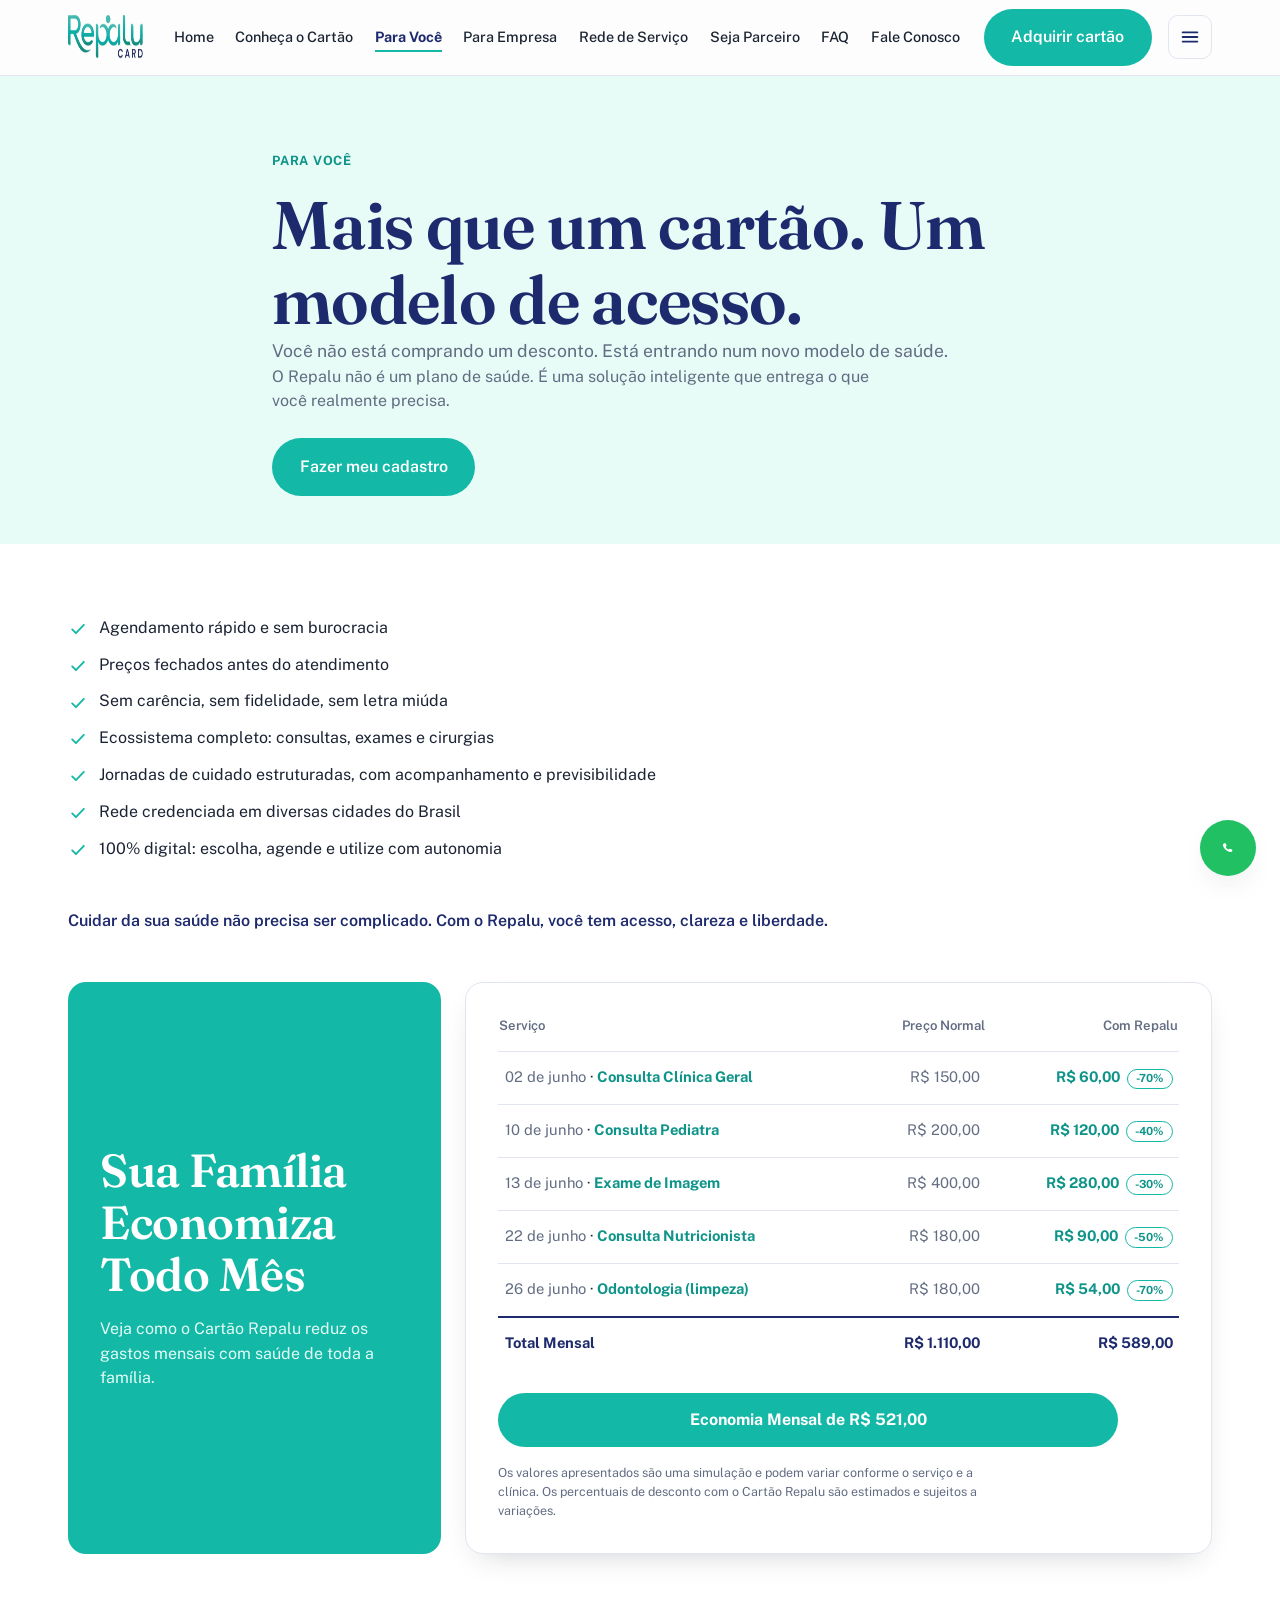
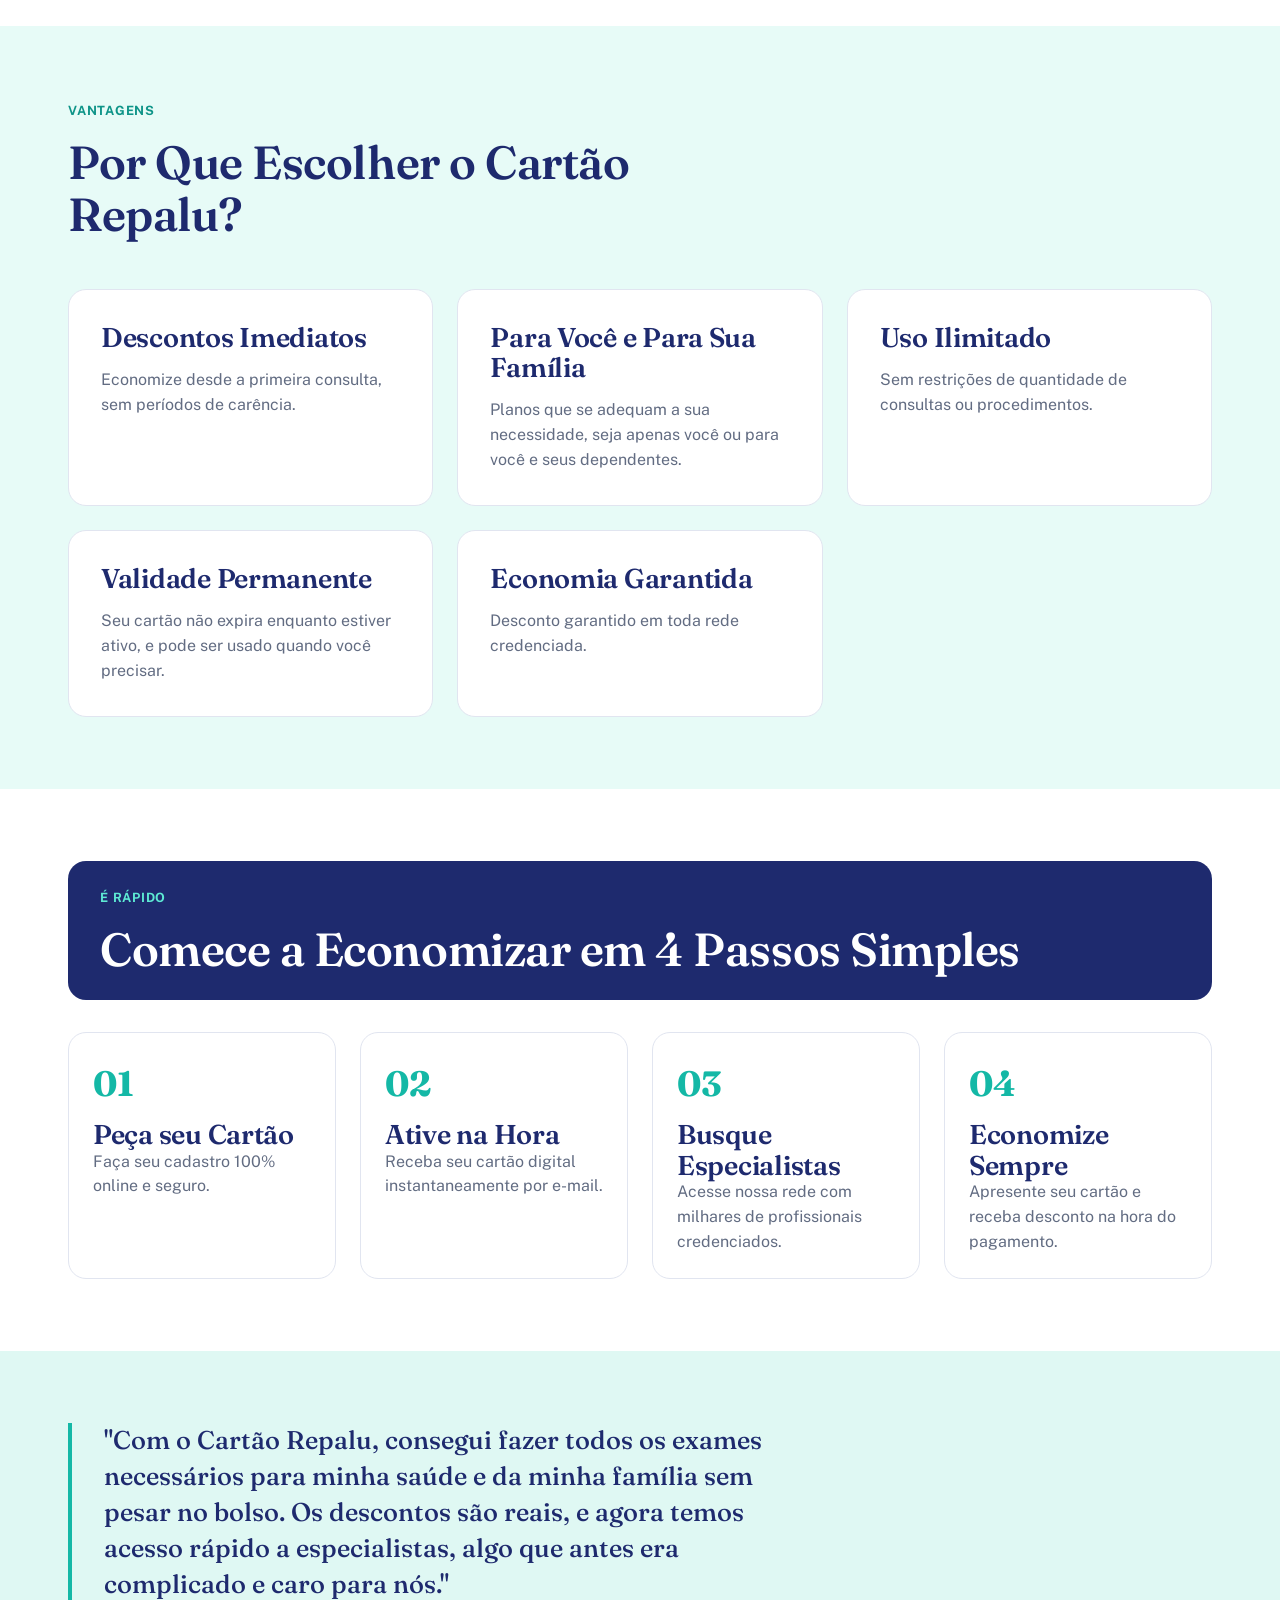
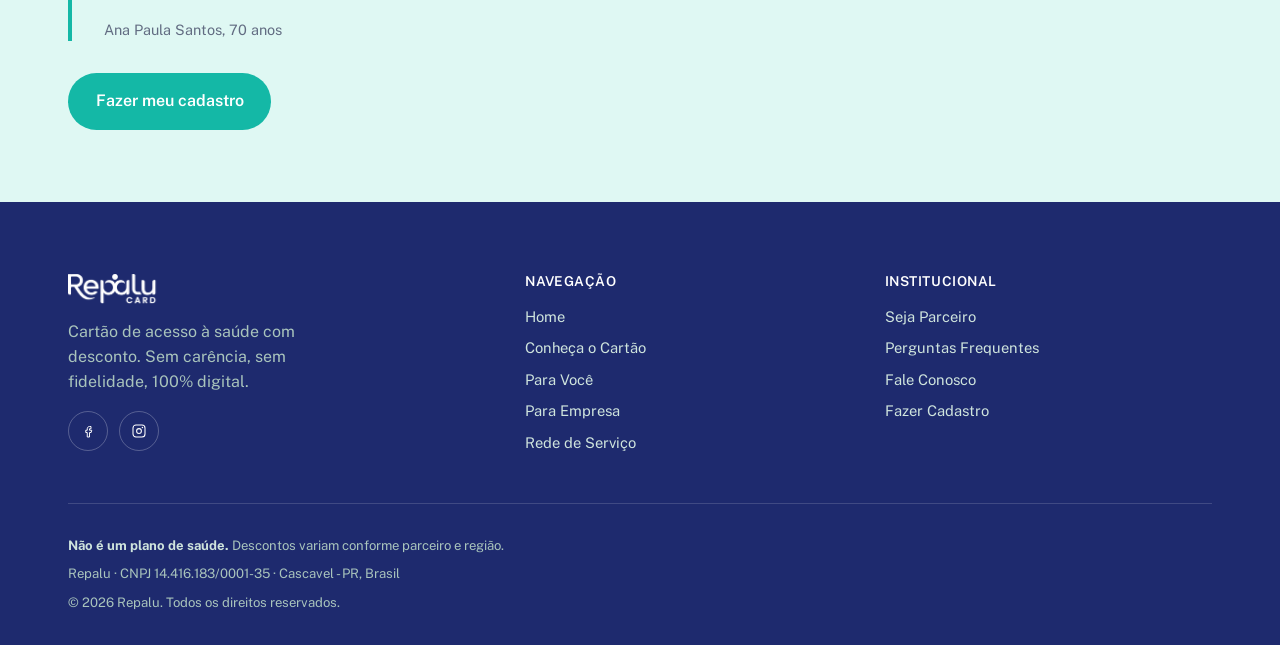
<file: paginas/para-voce.html>
<!DOCTYPE html>
<html lang="pt-BR">
<head>
<meta charset="UTF-8">
<meta name="viewport" content="width=device-width, initial-scale=1.0">
<title>Para Você — Cartão Repalu</title>
<meta name="description" content="Mais que um cartão, um modelo de acesso à saúde: preços fechados, sem carência, sem fidelidade e rede credenciada em todo o Brasil.">
<link rel="icon" href="data:,">
<link rel="preconnect" href="https://fonts.googleapis.com">
<link rel="preconnect" href="https://fonts.gstatic.com" crossorigin>
<link href="https://fonts.googleapis.com/css2?family=Fraunces:opsz,wght@9..144,400..700&family=Public+Sans:wght@400;500;600;700&display=swap" rel="stylesheet">
<link rel="stylesheet" href="../css/styles.css">
</head>
<body>
<a class="visualmente-oculto" href="#conteudo-principal">Pular para o conteúdo</a>

<header class="cabecalho">
  <div class="container">
    <a href="../index.html" class="marca">
      <img src="../imagens/logo-repalu.png" alt="Repalu Card" class="marca__logo"></a>
    <nav class="nav-principal" aria-label="Navegação principal">
      <ul>
        <li><a href="../index.html">Home</a></li>
        <li><a href="conheca-o-cartao.html">Conheça o Cartão</a></li>
        <li><a href="para-voce.html" aria-current="page">Para Você</a></li>
        <li><a href="para-empresa.html">Para Empresa</a></li>
        <li><a href="rede-de-servico.html">Rede de Serviço</a></li>
        <li><a href="seja-parceiro.html">Seja Parceiro</a></li>
        <li><a href="faq.html">FAQ</a></li>
        <li><a href="fale-conosco.html">Fale Conosco</a></li>
      </ul>
    </nav>
    <div class="acoes-cabecalho">
      <a href="fale-conosco.html" class="botao botao--secundario">Fale Conosco</a>
      <button type="button" class="botao botao--primario" data-abrir-cadastro="pf">Adquirir cartão</button>
      <button type="button" class="botao-menu-mobile" data-abrir-menu aria-expanded="false" aria-controls="painel-mobile">
        <svg viewBox="0 0 24 24" fill="none" aria-hidden="true"><path d="M4 7h16M4 12h16M4 17h16" stroke="#1E2A6E" stroke-width="2" stroke-linecap="round"/></svg>
        <span class="visualmente-oculto">Abrir menu</span>
      </button>
    </div>
  </div>
</header>

<div class="sobreposicao-mobile" data-sobreposicao-menu></div>
<aside class="painel-mobile" id="painel-mobile" data-painel-mobile aria-label="Menu de navegação">
  <div class="painel-mobile__topo">
    <img src="../imagens/logo-repalu.png" alt="Repalu Card" class="painel-mobile__logo">
    <button type="button" class="painel-mobile__fechar" data-fechar-menu>
      <svg viewBox="0 0 24 24" fill="none" aria-hidden="true"><path d="M6 6l12 12M18 6L6 18" stroke="#fff" stroke-width="2" stroke-linecap="round"/></svg>
      <span class="visualmente-oculto">Fechar menu</span>
    </button>
  </div>
  <nav aria-label="Navegação mobile">
    <ul>
      <li><a href="../index.html">Home</a></li>
      <li><a href="conheca-o-cartao.html">Conheça o Cartão</a></li>
      <li><a href="para-voce.html">Para Você</a></li>
      <li><a href="para-empresa.html">Para Empresa</a></li>
      <li><a href="rede-de-servico.html">Rede de Serviço</a></li>
      <li><a href="seja-parceiro.html">Seja Parceiro</a></li>
      <li><a href="faq.html">Perguntas Frequentes</a></li>
      <li><a href="fale-conosco.html">Fale Conosco</a></li>
    </ul>
  </nav>
  <div class="painel-mobile__acoes">
    <button type="button" class="botao botao--primario botao--bloco" data-abrir-cadastro="pf">Adquirir cartão</button>
  </div>
</aside>

<main id="conteudo-principal">
  <section class="pagina-cabecalho">
    <div class="container">
      <span class="olho">PARA VOCÊ</span>
      <h1>Mais que um cartão. Um modelo de acesso.</h1>
      <p style="font-size:1.1rem;">Você não está comprando um desconto. Está entrando num novo modelo de saúde.</p>
      <p>O Repalu não é um plano de saúde. É uma solução inteligente que entrega o que você realmente precisa.</p>
      <button type="button" class="botao botao--primario" data-abrir-cadastro="pf" style="margin-top:var(--espaco-3);">Fazer meu cadastro</button>
    </div>
  </section>

  <section class="secao">
    <div class="container">
      <ul class="lista-check" style="margin-bottom: var(--espaco-5);">
        <li><svg viewBox="0 0 24 24" fill="none"><path d="M5 12.5l4.5 4.5L19 7" stroke="currentColor" stroke-width="2.2" stroke-linecap="round" stroke-linejoin="round"/></svg>Agendamento rápido e sem burocracia</li>
        <li><svg viewBox="0 0 24 24" fill="none"><path d="M5 12.5l4.5 4.5L19 7" stroke="currentColor" stroke-width="2.2" stroke-linecap="round" stroke-linejoin="round"/></svg>Preços fechados antes do atendimento</li>
        <li><svg viewBox="0 0 24 24" fill="none"><path d="M5 12.5l4.5 4.5L19 7" stroke="currentColor" stroke-width="2.2" stroke-linecap="round" stroke-linejoin="round"/></svg>Sem carência, sem fidelidade, sem letra miúda</li>
        <li><svg viewBox="0 0 24 24" fill="none"><path d="M5 12.5l4.5 4.5L19 7" stroke="currentColor" stroke-width="2.2" stroke-linecap="round" stroke-linejoin="round"/></svg>Ecossistema completo: consultas, exames e cirurgias</li>
        <li><svg viewBox="0 0 24 24" fill="none"><path d="M5 12.5l4.5 4.5L19 7" stroke="currentColor" stroke-width="2.2" stroke-linecap="round" stroke-linejoin="round"/></svg>Jornadas de cuidado estruturadas, com acompanhamento e previsibilidade</li>
        <li><svg viewBox="0 0 24 24" fill="none"><path d="M5 12.5l4.5 4.5L19 7" stroke="currentColor" stroke-width="2.2" stroke-linecap="round" stroke-linejoin="round"/></svg>Rede credenciada em diversas cidades do Brasil</li>
        <li><svg viewBox="0 0 24 24" fill="none"><path d="M5 12.5l4.5 4.5L19 7" stroke="currentColor" stroke-width="2.2" stroke-linecap="round" stroke-linejoin="round"/></svg>100% digital: escolha, agende e utilize com autonomia</li>
      </ul>
      <p style="max-width:52rem; font-weight:600; color:var(--cor-petroleo); margin-bottom: var(--espaco-5);">Cuidar da sua saúde não precisa ser complicado. Com o Repalu, você tem acesso, clareza e liberdade.</p>

      <div class="tabela-economia">
        <div class="tabela-economia__intro">
          <h2>Sua Família Economiza Todo Mês</h2>
          <p>Veja como o Cartão Repalu reduz os gastos mensais com saúde de toda a família.</p>
        </div>
        <div class="tabela-economia__card">
          <table class="tabela-economia__tabela">
            <thead>
              <tr>
                <th scope="col">Serviço</th>
                <th scope="col">Preço Normal</th>
                <th scope="col">Com Repalu</th>
              </tr>
            </thead>
            <tbody>
              <tr>
                <td><span class="tabela-economia__data">02 de junho</span> · <span class="tabela-economia__servico">Consulta Clínica Geral</span></td>
                <td class="tabela-economia__normal">R$ 150,00</td>
                <td class="tabela-economia__repalu">R$ 60,00<span class="tabela-economia__desconto">-70%</span></td>
              </tr>
              <tr>
                <td><span class="tabela-economia__data">10 de junho</span> · <span class="tabela-economia__servico">Consulta Pediatra</span></td>
                <td class="tabela-economia__normal">R$ 200,00</td>
                <td class="tabela-economia__repalu">R$ 120,00<span class="tabela-economia__desconto">-40%</span></td>
              </tr>
              <tr>
                <td><span class="tabela-economia__data">13 de junho</span> · <span class="tabela-economia__servico">Exame de Imagem</span></td>
                <td class="tabela-economia__normal">R$ 400,00</td>
                <td class="tabela-economia__repalu">R$ 280,00<span class="tabela-economia__desconto">-30%</span></td>
              </tr>
              <tr>
                <td><span class="tabela-economia__data">22 de junho</span> · <span class="tabela-economia__servico">Consulta Nutricionista</span></td>
                <td class="tabela-economia__normal">R$ 180,00</td>
                <td class="tabela-economia__repalu">R$ 90,00<span class="tabela-economia__desconto">-50%</span></td>
              </tr>
              <tr>
                <td><span class="tabela-economia__data">26 de junho</span> · <span class="tabela-economia__servico">Odontologia (limpeza)</span></td>
                <td class="tabela-economia__normal">R$ 180,00</td>
                <td class="tabela-economia__repalu">R$ 54,00<span class="tabela-economia__desconto">-70%</span></td>
              </tr>
              <tr class="tabela-economia__total">
                <td>Total Mensal</td>
                <td class="tabela-economia__normal">R$ 1.110,00</td>
                <td class="tabela-economia__repalu">R$ 589,00</td>
              </tr>
            </tbody>
          </table>
          <p class="tabela-economia__banner">Economia Mensal de R$ 521,00</p>
          <p class="tabela-economia__nota">Os valores apresentados são uma simulação e podem variar conforme o serviço e a clínica. Os percentuais de desconto com o Cartão Repalu são estimados e sujeitos a variações.</p>
        </div>
      </div>
    </div>
  </section>

  <section class="secao secao--menta">
    <div class="container">
      <div class="cabecalho-secao">
        <span class="olho">VANTAGENS</span>
        <h2>Por Que Escolher o Cartão Repalu?</h2>
      </div>
      <div class="grade-cartas grade-cartas--3">
        <div class="carta"><h3>Descontos Imediatos</h3><p>Economize desde a primeira consulta, sem períodos de carência.</p></div>
        <div class="carta"><h3>Para Você e Para Sua Família</h3><p>Planos que se adequam a sua necessidade, seja apenas você ou para você e seus dependentes.</p></div>
        <div class="carta"><h3>Uso Ilimitado</h3><p>Sem restrições de quantidade de consultas ou procedimentos.</p></div>
        <div class="carta"><h3>Validade Permanente</h3><p>Seu cartão não expira enquanto estiver ativo, e pode ser usado quando você precisar.</p></div>
        <div class="carta"><h3>Economia Garantida</h3><p>Desconto garantido em toda rede credenciada.</p></div>
      </div>
    </div>
  </section>

  <section class="secao">
    <div class="container">
      <div class="banner-passos">
        <span class="olho olho--claro">É RÁPIDO</span>
        <h2>Comece a Economizar em 4 Passos Simples</h2>
      </div>
      <ol class="lista-passos lista-passos--4">
        <li class="lista-passos__item"><span class="lista-passos__numero">01</span><h3>Peça seu Cartão</h3><p>Faça seu cadastro 100% online e seguro.</p></li>
        <li class="lista-passos__item"><span class="lista-passos__numero">02</span><h3>Ative na Hora</h3><p>Receba seu cartão digital instantaneamente por e-mail.</p></li>
        <li class="lista-passos__item"><span class="lista-passos__numero">03</span><h3>Busque Especialistas</h3><p>Acesse nossa rede com milhares de profissionais credenciados.</p></li>
        <li class="lista-passos__item"><span class="lista-passos__numero">04</span><h3>Economize Sempre</h3><p>Apresente seu cartão e receba desconto na hora do pagamento.</p></li>
      </ol>
    </div>
  </section>

  <section class="secao secao--coral-tint">
    <div class="container">
      <div class="depoimento">
        <blockquote>"Com o Cartão Repalu, consegui fazer todos os exames necessários para minha saúde e da minha família sem pesar no bolso. Os descontos são reais, e agora temos acesso rápido a especialistas, algo que antes era complicado e caro para nós."</blockquote>
        <footer>Ana Paula Santos, 70 anos</footer>
      </div>
      <button type="button" class="botao botao--primario" data-abrir-cadastro="pf" style="margin-top:var(--espaco-4);">Fazer meu cadastro</button>
    </div>
  </section>
</main>

<footer class="rodape">
  <div class="container">
    <div class="rodape__grade">
      <div>
        <div class="rodape__marca">
          <img src="../imagens/logo-repalu.png" alt="Repalu Card" class="rodape__marca-logo"></div>
        <p style="color:#a9c4bc; max-width: 30ch;">Cartão de acesso à saúde com desconto. Sem carência, sem fidelidade, 100% digital.</p>
        <div class="rodape__redes">
          <a href="https://facebook.com/cartaorepalu" target="_blank" rel="noopener noreferrer" aria-label="Repalu no Facebook">
            <svg viewBox="0 0 24 24" width="18" height="18" fill="none"><path d="M14 9h2V6h-2c-1.7 0-3 1.3-3 3v2H9v3h2v6h3v-6h2.2l.8-3H14V9z" stroke="#fff" stroke-width="1.3" stroke-linejoin="round"/></svg>
          </a>
          <a href="https://instagram.com/repalu.saude" target="_blank" rel="noopener noreferrer" aria-label="Repalu no Instagram">
            <svg viewBox="0 0 24 24" width="18" height="18" fill="none"><rect x="4" y="4" width="16" height="16" rx="4" stroke="#fff" stroke-width="1.4"/><circle cx="12" cy="12" r="3.2" stroke="#fff" stroke-width="1.4"/><circle cx="16.6" cy="7.4" r="1" fill="#fff"/></svg>
          </a>
        </div>
      </div>
      <nav aria-label="Navegação do rodapé">
        <h4>NAVEGAÇÃO</h4>
        <ul>
          <li><a href="../index.html">Home</a></li>
          <li><a href="conheca-o-cartao.html">Conheça o Cartão</a></li>
          <li><a href="para-voce.html">Para Você</a></li>
          <li><a href="para-empresa.html">Para Empresa</a></li>
          <li><a href="rede-de-servico.html">Rede de Serviço</a></li>
        </ul>
      </nav>
      <nav aria-label="Links institucionais">
        <h4>INSTITUCIONAL</h4>
        <ul>
          <li><a href="seja-parceiro.html">Seja Parceiro</a></li>
          <li><a href="faq.html">Perguntas Frequentes</a></li>
          <li><a href="fale-conosco.html">Fale Conosco</a></li>
          <li><a href="cadastro.html">Fazer Cadastro</a></li>
        </ul>
      </nav>
    </div>
    <div class="rodape__legal">
      <p style="color:inherit; max-width:none;"><strong>Não é um plano de saúde.</strong> Descontos variam conforme parceiro e região.</p>
      <p style="color:inherit; max-width:none;">Repalu · CNPJ 14.416.183/0001-35 · Cascavel - PR, Brasil</p>
      <p style="color:inherit; max-width:none;">&copy; <span data-ano-atual>2026</span> Repalu. Todos os direitos reservados.</p>
    </div>
  </div>
</footer>

<a class="whatsapp-flutuante" href="https://wa.me/+5545998241814" target="_blank" rel="noopener noreferrer" aria-label="Falar no WhatsApp para dúvidas">
  <svg viewBox="0 0 32 32" fill="none"><path d="M16 4a12 12 0 00-10.3 18L4 28l6.2-1.6A12 12 0 1016 4z" fill="#21c063"/><path d="M11 11.5c.3-1 .9-1 1.3-1h.6c.3 0 .5.1.7.6l.8 1.9c.1.3 0 .6-.2.8l-.6.6c-.2.2-.2.4 0 .7.5.9 1.7 2.1 2.7 2.6.3.2.5.2.7 0l.6-.6c.2-.2.5-.3.8-.2l1.9.8c.4.2.6.4.6.7v.6c0 .4 0 1-1 1.3-1 .3-2.4.2-4.6-1s-3.6-2.8-4.5-4.5c-.6-1.2-.7-2.6-.4-3.6z" fill="#fff"/></svg>
</a>

<div class="modal-fundo" data-modal-cadastro role="dialog" aria-modal="true" aria-labelledby="titulo-modal-cadastro">
  <div class="modal-caixa">
    <button type="button" class="modal-fechar" data-fechar-modal aria-label="Fechar formulário de cadastro">
      <svg viewBox="0 0 24 24" fill="none" width="18" height="18"><path d="M6 6l12 12M18 6L6 18" stroke="#1E2A6E" stroke-width="2" stroke-linecap="round"/></svg>
    </button>
    <div class="form-cadastro">
      <h2 id="titulo-modal-cadastro" style="font-size:1.6rem; margin-bottom: 0.3rem;">Faça seu cadastro</h2>
      <p style="margin-bottom: var(--espaco-3);">Leva menos de 2 minutos. Nossa equipe entra em contato assim que recebemos seus dados.</p>
      <div data-formulario-slot></div>
    </div>
  </div>
</div>

<script>document.querySelector("[data-ano-atual]").textContent = new Date().getFullYear();</script>
<script src="../js/script.js"></script>
<script src="../js/formulario.js"></script>
<script src="../js/incluir-formulario.js"></script>
</body>
</html>
</file>
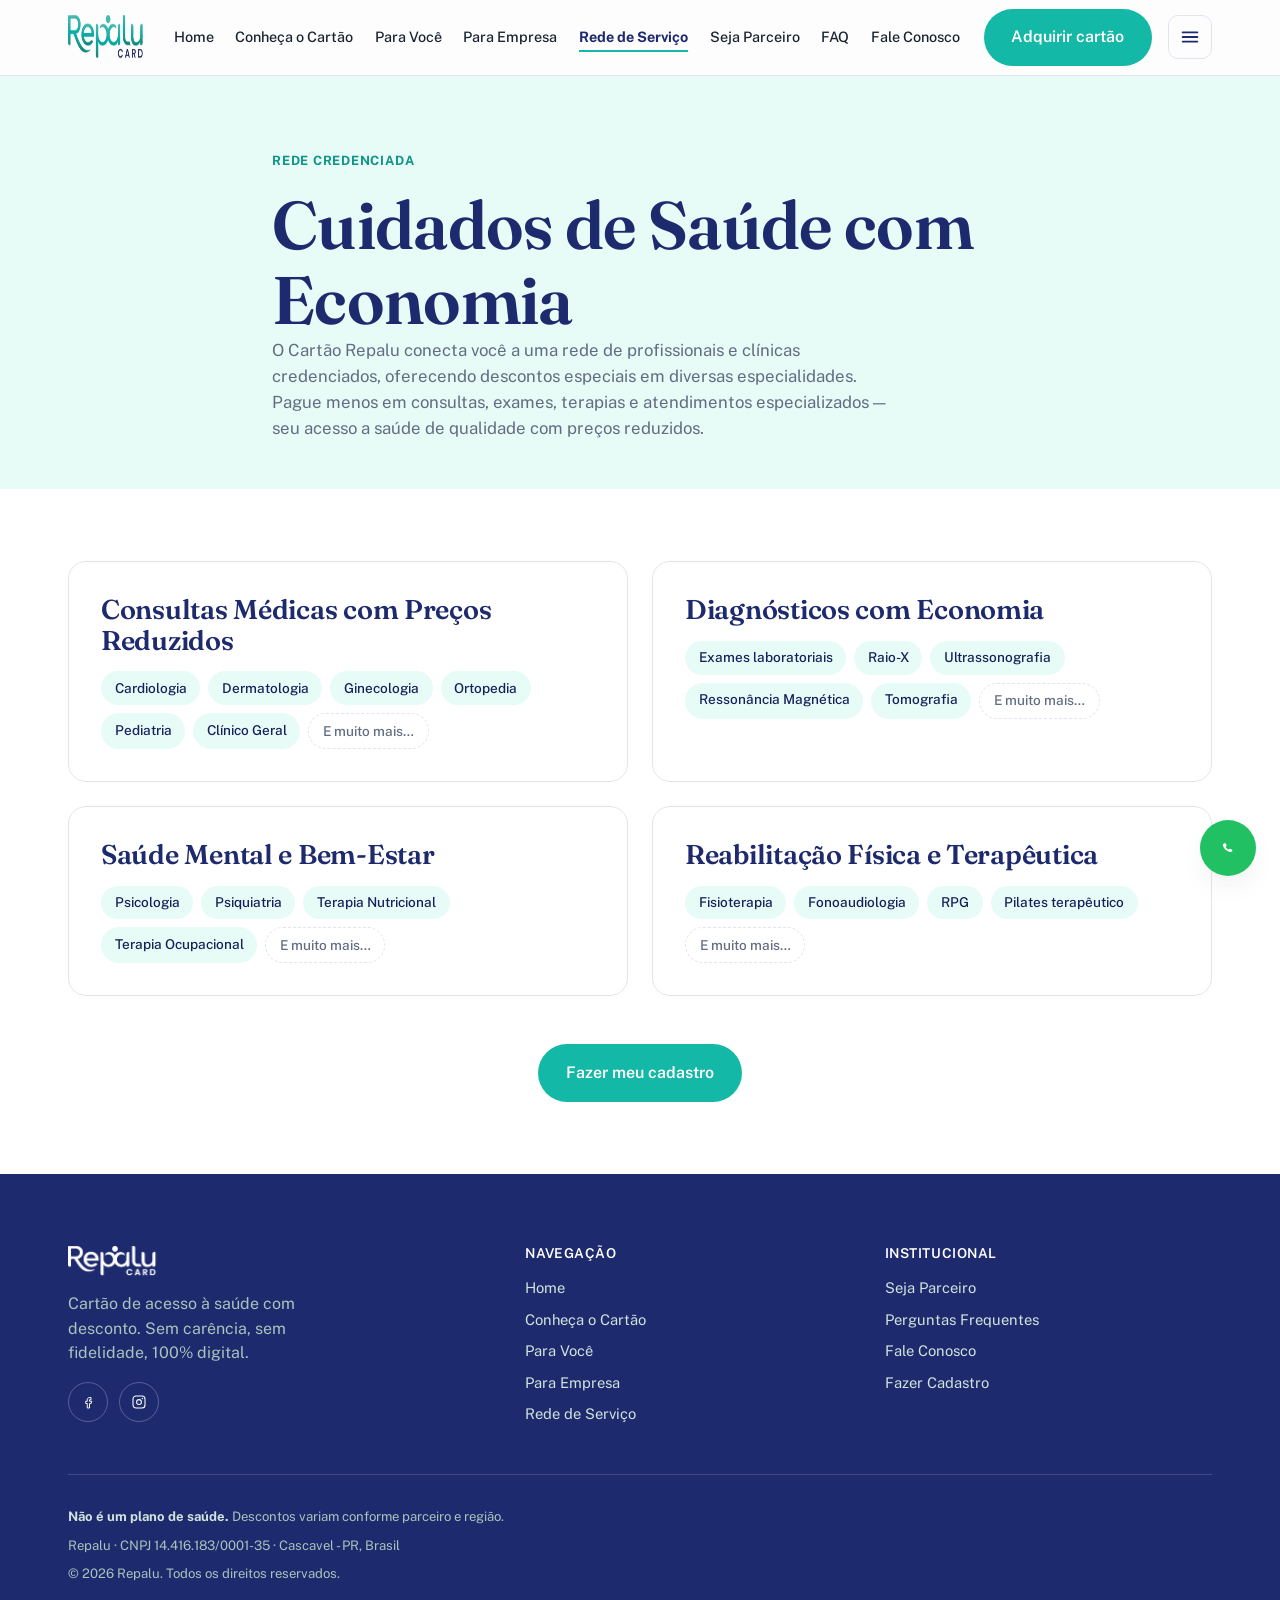
<file: paginas/rede-de-servico.html>
<!DOCTYPE html>
<html lang="pt-BR">
<head>
<meta charset="UTF-8">
<meta name="viewport" content="width=device-width, initial-scale=1.0">
<title>Rede de Serviço — Cartão Repalu</title>
<meta name="description" content="Conheça as categorias de atendimento da rede credenciada Repalu: consultas médicas, diagnósticos, saúde mental e reabilitação física.">
<link rel="icon" href="data:,">
<link rel="preconnect" href="https://fonts.googleapis.com">
<link rel="preconnect" href="https://fonts.gstatic.com" crossorigin>
<link href="https://fonts.googleapis.com/css2?family=Fraunces:opsz,wght@9..144,400..700&family=Public+Sans:wght@400;500;600;700&display=swap" rel="stylesheet">
<link rel="stylesheet" href="../css/styles.css">
</head>
<body>
<a class="visualmente-oculto" href="#conteudo-principal">Pular para o conteúdo</a>

<header class="cabecalho">
  <div class="container">
    <a href="../index.html" class="marca">
      <img src="../imagens/logo-repalu.png" alt="Repalu Card" class="marca__logo"></a>
    <nav class="nav-principal" aria-label="Navegação principal">
      <ul>
        <li><a href="../index.html">Home</a></li>
        <li><a href="conheca-o-cartao.html">Conheça o Cartão</a></li>
        <li><a href="para-voce.html">Para Você</a></li>
        <li><a href="para-empresa.html">Para Empresa</a></li>
        <li><a href="rede-de-servico.html" aria-current="page">Rede de Serviço</a></li>
        <li><a href="seja-parceiro.html">Seja Parceiro</a></li>
        <li><a href="faq.html">FAQ</a></li>
        <li><a href="fale-conosco.html">Fale Conosco</a></li>
      </ul>
    </nav>
    <div class="acoes-cabecalho">
      <a href="fale-conosco.html" class="botao botao--secundario">Fale Conosco</a>
      <button type="button" class="botao botao--primario" data-abrir-cadastro>Adquirir cartão</button>
      <button type="button" class="botao-menu-mobile" data-abrir-menu aria-expanded="false" aria-controls="painel-mobile">
        <svg viewBox="0 0 24 24" fill="none" aria-hidden="true"><path d="M4 7h16M4 12h16M4 17h16" stroke="#1E2A6E" stroke-width="2" stroke-linecap="round"/></svg>
        <span class="visualmente-oculto">Abrir menu</span>
      </button>
    </div>
  </div>
</header>

<div class="sobreposicao-mobile" data-sobreposicao-menu></div>
<aside class="painel-mobile" id="painel-mobile" data-painel-mobile aria-label="Menu de navegação">
  <div class="painel-mobile__topo">
    <img src="../imagens/logo-repalu.png" alt="Repalu Card" class="painel-mobile__logo">
    <button type="button" class="painel-mobile__fechar" data-fechar-menu>
      <svg viewBox="0 0 24 24" fill="none" aria-hidden="true"><path d="M6 6l12 12M18 6L6 18" stroke="#fff" stroke-width="2" stroke-linecap="round"/></svg>
      <span class="visualmente-oculto">Fechar menu</span>
    </button>
  </div>
  <nav aria-label="Navegação mobile">
    <ul>
      <li><a href="../index.html">Home</a></li>
      <li><a href="conheca-o-cartao.html">Conheça o Cartão</a></li>
      <li><a href="para-voce.html">Para Você</a></li>
      <li><a href="para-empresa.html">Para Empresa</a></li>
      <li><a href="rede-de-servico.html">Rede de Serviço</a></li>
      <li><a href="seja-parceiro.html">Seja Parceiro</a></li>
      <li><a href="faq.html">Perguntas Frequentes</a></li>
      <li><a href="fale-conosco.html">Fale Conosco</a></li>
    </ul>
  </nav>
  <div class="painel-mobile__acoes">
    <button type="button" class="botao botao--primario botao--bloco" data-abrir-cadastro>Adquirir cartão</button>
  </div>
</aside>

<main id="conteudo-principal">
  <section class="pagina-cabecalho">
    <div class="container">
      <span class="olho">REDE CREDENCIADA</span>
      <h1>Cuidados de Saúde com Economia</h1>
      <p style="font-size:1.05rem;">O Cartão Repalu conecta você a uma rede de profissionais e clínicas credenciados, oferecendo descontos especiais em diversas especialidades. Pague menos em consultas, exames, terapias e atendimentos especializados — seu acesso a saúde de qualidade com preços reduzidos.</p>
    </div>
  </section>

  <section class="secao">
    <div class="container">
      <div class="grade-cartas grade-cartas--2">
        <div class="categoria-rede">
          <h3>Consultas Médicas com Preços Reduzidos</h3>
          <ul>
            <li>Cardiologia</li><li>Dermatologia</li><li>Ginecologia</li><li>Ortopedia</li><li>Pediatria</li><li>Clínico Geral</li>
            <li class="mais">E muito mais…</li>
          </ul>
        </div>
        <div class="categoria-rede">
          <h3>Diagnósticos com Economia</h3>
          <ul>
            <li>Exames laboratoriais</li><li>Raio-X</li><li>Ultrassonografia</li><li>Ressonância Magnética</li><li>Tomografia</li>
            <li class="mais">E muito mais…</li>
          </ul>
        </div>
        <div class="categoria-rede">
          <h3>Saúde Mental e Bem-Estar</h3>
          <ul>
            <li>Psicologia</li><li>Psiquiatria</li><li>Terapia Nutricional</li><li>Terapia Ocupacional</li>
            <li class="mais">E muito mais…</li>
          </ul>
        </div>
        <div class="categoria-rede">
          <h3>Reabilitação Física e Terapêutica</h3>
          <ul>
            <li>Fisioterapia</li><li>Fonoaudiologia</li><li>RPG</li><li>Pilates terapêutico</li>
            <li class="mais">E muito mais…</li>
          </ul>
        </div>
      </div>
      <div class="centralizado" style="margin-top: var(--espaco-5);">
        <button type="button" class="botao botao--primario" data-abrir-cadastro>Fazer meu cadastro</button>
      </div>
    </div>
  </section>
</main>

<footer class="rodape">
  <div class="container">
    <div class="rodape__grade">
      <div>
        <div class="rodape__marca">
          <img src="../imagens/logo-repalu.png" alt="Repalu Card" class="rodape__marca-logo"></div>
        <p style="color:#a9c4bc; max-width: 30ch;">Cartão de acesso à saúde com desconto. Sem carência, sem fidelidade, 100% digital.</p>
        <div class="rodape__redes">
          <a href="https://facebook.com/cartaorepalu" target="_blank" rel="noopener noreferrer" aria-label="Repalu no Facebook">
            <svg viewBox="0 0 24 24" width="18" height="18" fill="none"><path d="M14 9h2V6h-2c-1.7 0-3 1.3-3 3v2H9v3h2v6h3v-6h2.2l.8-3H14V9z" stroke="#fff" stroke-width="1.3" stroke-linejoin="round"/></svg>
          </a>
          <a href="https://instagram.com/repalu.saude" target="_blank" rel="noopener noreferrer" aria-label="Repalu no Instagram">
            <svg viewBox="0 0 24 24" width="18" height="18" fill="none"><rect x="4" y="4" width="16" height="16" rx="4" stroke="#fff" stroke-width="1.4"/><circle cx="12" cy="12" r="3.2" stroke="#fff" stroke-width="1.4"/><circle cx="16.6" cy="7.4" r="1" fill="#fff"/></svg>
          </a>
        </div>
      </div>
      <nav aria-label="Navegação do rodapé">
        <h4>NAVEGAÇÃO</h4>
        <ul>
          <li><a href="../index.html">Home</a></li>
          <li><a href="conheca-o-cartao.html">Conheça o Cartão</a></li>
          <li><a href="para-voce.html">Para Você</a></li>
          <li><a href="para-empresa.html">Para Empresa</a></li>
          <li><a href="rede-de-servico.html">Rede de Serviço</a></li>
        </ul>
      </nav>
      <nav aria-label="Links institucionais">
        <h4>INSTITUCIONAL</h4>
        <ul>
          <li><a href="seja-parceiro.html">Seja Parceiro</a></li>
          <li><a href="faq.html">Perguntas Frequentes</a></li>
          <li><a href="fale-conosco.html">Fale Conosco</a></li>
          <li><a href="cadastro.html">Fazer Cadastro</a></li>
        </ul>
      </nav>
    </div>
    <div class="rodape__legal">
      <p style="color:inherit; max-width:none;"><strong>Não é um plano de saúde.</strong> Descontos variam conforme parceiro e região.</p>
      <p style="color:inherit; max-width:none;">Repalu · CNPJ 14.416.183/0001-35 · Cascavel - PR, Brasil</p>
      <p style="color:inherit; max-width:none;">&copy; <span data-ano-atual>2026</span> Repalu. Todos os direitos reservados.</p>
    </div>
  </div>
</footer>

<a class="whatsapp-flutuante" href="https://wa.me/+5545998241814" target="_blank" rel="noopener noreferrer" aria-label="Falar no WhatsApp para dúvidas">
  <svg viewBox="0 0 32 32" fill="none"><path d="M16 4a12 12 0 00-10.3 18L4 28l6.2-1.6A12 12 0 1016 4z" fill="#21c063"/><path d="M11 11.5c.3-1 .9-1 1.3-1h.6c.3 0 .5.1.7.6l.8 1.9c.1.3 0 .6-.2.8l-.6.6c-.2.2-.2.4 0 .7.5.9 1.7 2.1 2.7 2.6.3.2.5.2.7 0l.6-.6c.2-.2.5-.3.8-.2l1.9.8c.4.2.6.4.6.7v.6c0 .4 0 1-1 1.3-1 .3-2.4.2-4.6-1s-3.6-2.8-4.5-4.5c-.6-1.2-.7-2.6-.4-3.6z" fill="#fff"/></svg>
</a>

<div class="modal-fundo" data-modal-cadastro role="dialog" aria-modal="true" aria-labelledby="titulo-modal-cadastro">
  <div class="modal-caixa">
    <button type="button" class="modal-fechar" data-fechar-modal aria-label="Fechar formulário de cadastro">
      <svg viewBox="0 0 24 24" fill="none" width="18" height="18"><path d="M6 6l12 12M18 6L6 18" stroke="#1E2A6E" stroke-width="2" stroke-linecap="round"/></svg>
    </button>
    <div class="form-cadastro">
      <h2 id="titulo-modal-cadastro" style="font-size:1.6rem; margin-bottom: 0.3rem;">Faça seu cadastro</h2>
      <p style="margin-bottom: var(--espaco-3);">Leva menos de 2 minutos. Nossa equipe entra em contato assim que recebemos seus dados.</p>
      <div data-formulario-slot></div>
    </div>
  </div>
</div>

<script>document.querySelector("[data-ano-atual]").textContent = new Date().getFullYear();</script>
<script src="../js/script.js"></script>
<script src="../js/formulario.js"></script>
<script src="../js/incluir-formulario.js"></script>
</body>
</html>
</file>
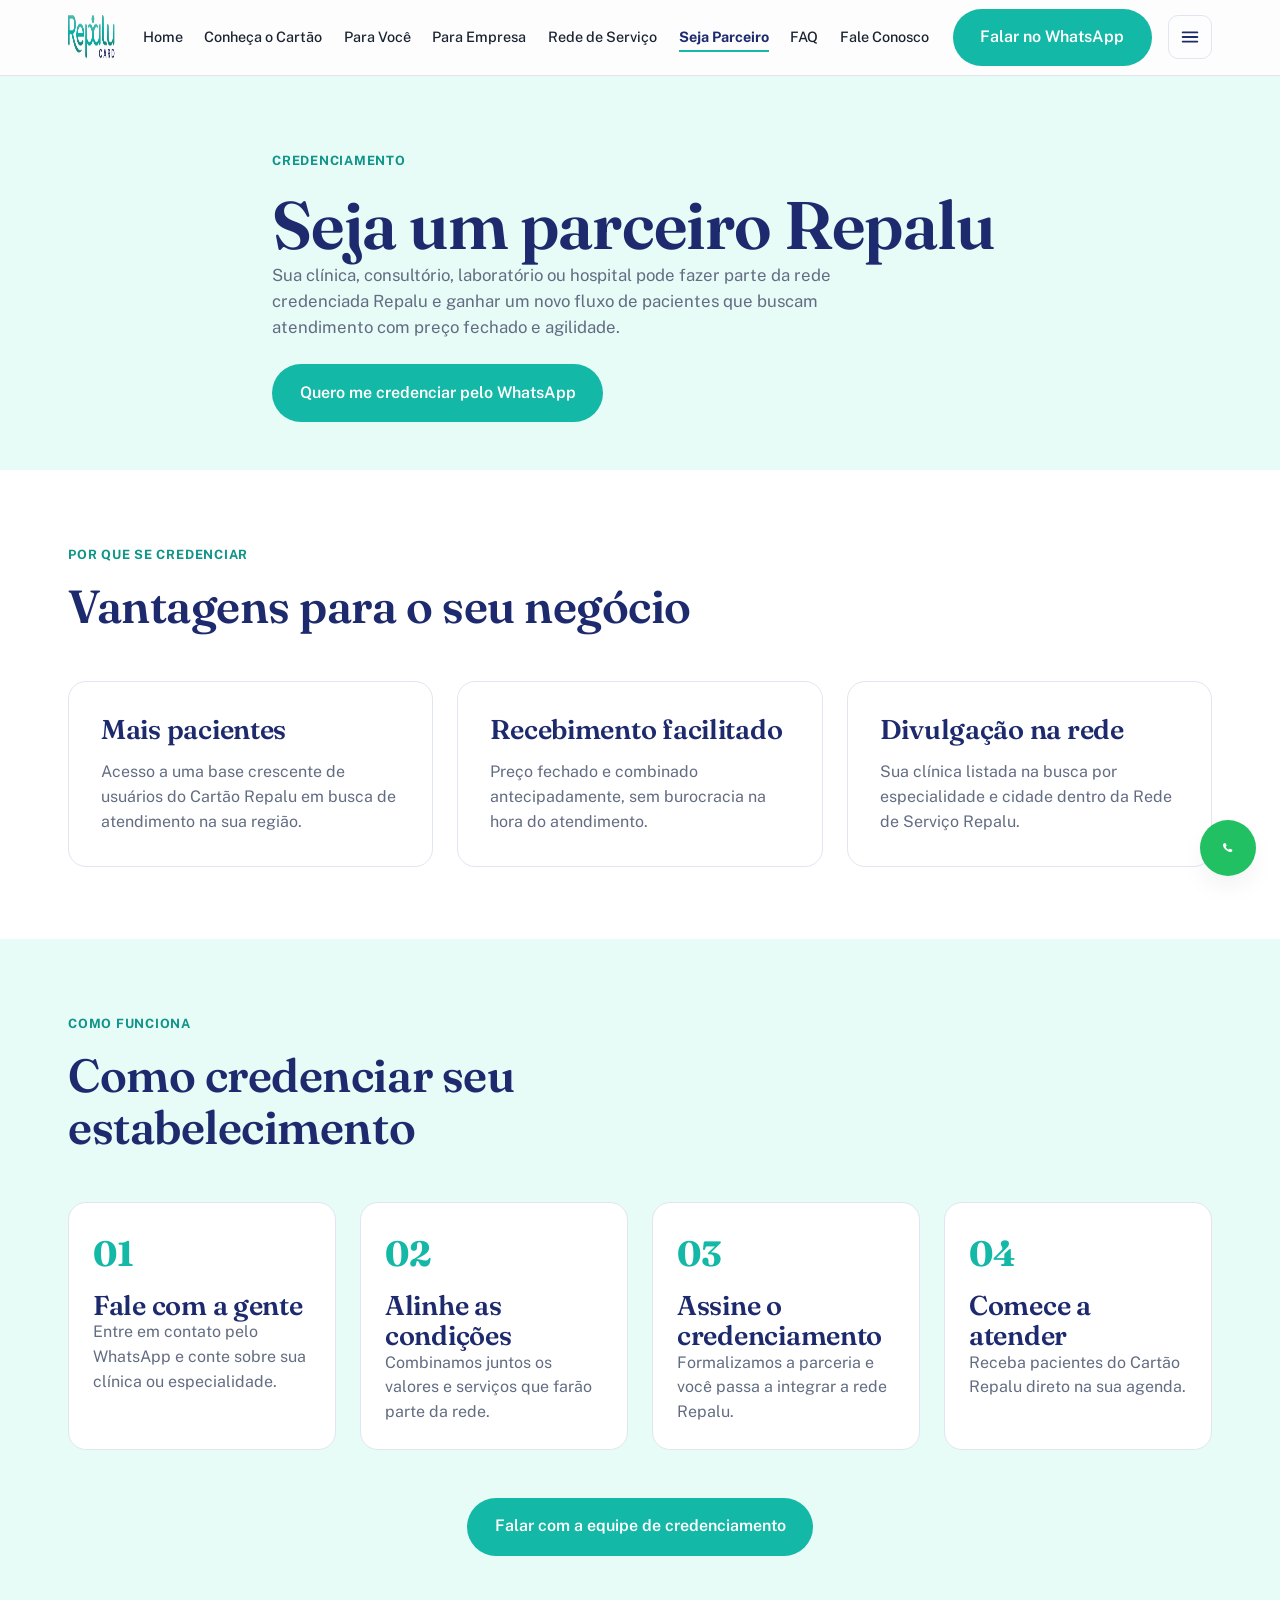
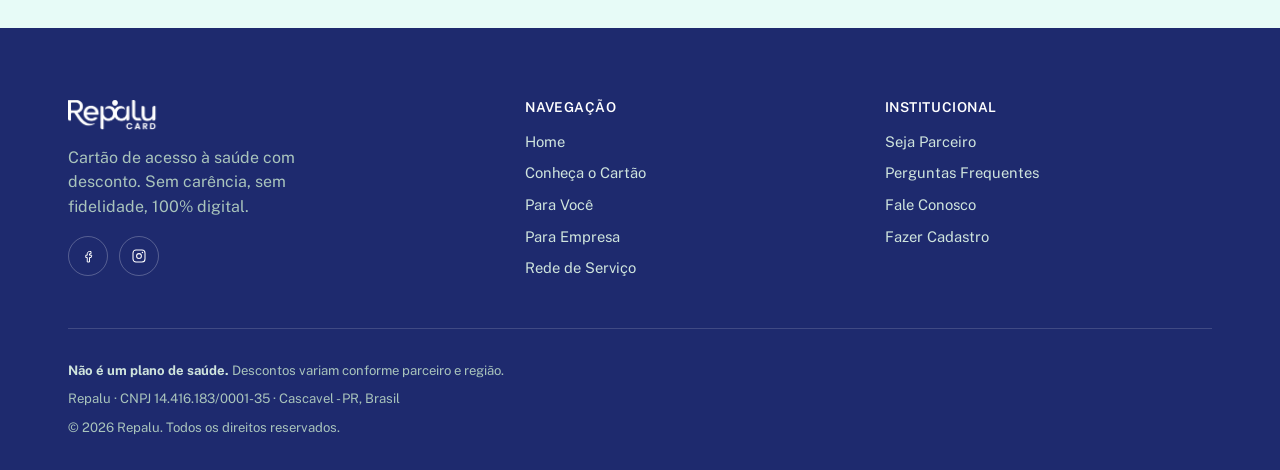
<file: paginas/seja-parceiro.html>
<!DOCTYPE html>
<html lang="pt-BR">
<head>
<meta charset="UTF-8">
<meta name="viewport" content="width=device-width, initial-scale=1.0">
<title>Seja Parceiro — Cartão Repalu</title>
<meta name="description" content="Credencie sua clínica, laboratório ou consultório na rede Repalu e amplie seu fluxo de pacientes com atendimento previsível.">
<link rel="icon" href="data:,">
<link rel="preconnect" href="https://fonts.googleapis.com">
<link rel="preconnect" href="https://fonts.gstatic.com" crossorigin>
<link href="https://fonts.googleapis.com/css2?family=Fraunces:opsz,wght@9..144,400..700&family=Public+Sans:wght@400;500;600;700&display=swap" rel="stylesheet">
<link rel="stylesheet" href="../css/styles.css">
</head>
<body>
<a class="visualmente-oculto" href="#conteudo-principal">Pular para o conteúdo</a>

<header class="cabecalho">
  <div class="container">
    <a href="../index.html" class="marca">
      <img src="../imagens/logo-repalu.png" alt="Repalu Card" class="marca__logo"></a>
    <nav class="nav-principal" aria-label="Navegação principal">
      <ul>
        <li><a href="../index.html">Home</a></li>
        <li><a href="conheca-o-cartao.html">Conheça o Cartão</a></li>
        <li><a href="para-voce.html">Para Você</a></li>
        <li><a href="para-empresa.html">Para Empresa</a></li>
        <li><a href="rede-de-servico.html">Rede de Serviço</a></li>
        <li><a href="seja-parceiro.html" aria-current="page">Seja Parceiro</a></li>
        <li><a href="faq.html">FAQ</a></li>
        <li><a href="fale-conosco.html">Fale Conosco</a></li>
      </ul>
    </nav>
    <div class="acoes-cabecalho">
      <a href="https://wa.me/+5545998241814" target="_blank" rel="noopener noreferrer" class="botao botao--primario">Falar no WhatsApp</a>
      <button type="button" class="botao-menu-mobile" data-abrir-menu aria-expanded="false" aria-controls="painel-mobile">
        <svg viewBox="0 0 24 24" fill="none" aria-hidden="true"><path d="M4 7h16M4 12h16M4 17h16" stroke="#1E2A6E" stroke-width="2" stroke-linecap="round"/></svg>
        <span class="visualmente-oculto">Abrir menu</span>
      </button>
    </div>
  </div>
</header>

<div class="sobreposicao-mobile" data-sobreposicao-menu></div>
<aside class="painel-mobile" id="painel-mobile" data-painel-mobile aria-label="Menu de navegação">
  <div class="painel-mobile__topo">
    <img src="../imagens/logo-repalu.png" alt="Repalu Card" class="painel-mobile__logo">
    <button type="button" class="painel-mobile__fechar" data-fechar-menu>
      <svg viewBox="0 0 24 24" fill="none" aria-hidden="true"><path d="M6 6l12 12M18 6L6 18" stroke="#fff" stroke-width="2" stroke-linecap="round"/></svg>
      <span class="visualmente-oculto">Fechar menu</span>
    </button>
  </div>
  <nav aria-label="Navegação mobile">
    <ul>
      <li><a href="../index.html">Home</a></li>
      <li><a href="conheca-o-cartao.html">Conheça o Cartão</a></li>
      <li><a href="para-voce.html">Para Você</a></li>
      <li><a href="para-empresa.html">Para Empresa</a></li>
      <li><a href="rede-de-servico.html">Rede de Serviço</a></li>
      <li><a href="seja-parceiro.html">Seja Parceiro</a></li>
      <li><a href="faq.html">Perguntas Frequentes</a></li>
      <li><a href="fale-conosco.html">Fale Conosco</a></li>
    </ul>
  </nav>
  <div class="painel-mobile__acoes">
    <a href="https://wa.me/+5545998241814" target="_blank" rel="noopener noreferrer" class="botao botao--primario botao--bloco">Falar no WhatsApp</a>
  </div>
</aside>

<main id="conteudo-principal">
  <section class="pagina-cabecalho">
    <div class="container">
      <span class="olho">CREDENCIAMENTO</span>
      <h1>Seja um parceiro Repalu</h1>
      <p style="font-size:1.05rem;">Sua clínica, consultório, laboratório ou hospital pode fazer parte da rede credenciada Repalu e ganhar um novo fluxo de pacientes que buscam atendimento com preço fechado e agilidade.</p>
      <a href="https://wa.me/+5545998241814" target="_blank" rel="noopener noreferrer" class="botao botao--primario" style="margin-top:var(--espaco-3);">Quero me credenciar pelo WhatsApp</a>
    </div>
  </section>

  <section class="secao">
    <div class="container">
      <div class="cabecalho-secao">
        <span class="olho">POR QUE SE CREDENCIAR</span>
        <h2>Vantagens para o seu negócio</h2>
      </div>
      <div class="grade-cartas grade-cartas--3">
        <div class="carta"><h3>Mais pacientes</h3><p>Acesso a uma base crescente de usuários do Cartão Repalu em busca de atendimento na sua região.</p></div>
        <div class="carta"><h3>Recebimento facilitado</h3><p>Preço fechado e combinado antecipadamente, sem burocracia na hora do atendimento.</p></div>
        <div class="carta"><h3>Divulgação na rede</h3><p>Sua clínica listada na busca por especialidade e cidade dentro da Rede de Serviço Repalu.</p></div>
      </div>
    </div>
  </section>

  <section class="secao secao--menta">
    <div class="container">
      <div class="cabecalho-secao">
        <span class="olho">COMO FUNCIONA</span>
        <h2>Como credenciar seu estabelecimento</h2>
      </div>
      <ol class="lista-passos lista-passos--4">
        <li class="lista-passos__item"><span class="lista-passos__numero">01</span><h3>Fale com a gente</h3><p>Entre em contato pelo WhatsApp e conte sobre sua clínica ou especialidade.</p></li>
        <li class="lista-passos__item"><span class="lista-passos__numero">02</span><h3>Alinhe as condições</h3><p>Combinamos juntos os valores e serviços que farão parte da rede.</p></li>
        <li class="lista-passos__item"><span class="lista-passos__numero">03</span><h3>Assine o credenciamento</h3><p>Formalizamos a parceria e você passa a integrar a rede Repalu.</p></li>
        <li class="lista-passos__item"><span class="lista-passos__numero">04</span><h3>Comece a atender</h3><p>Receba pacientes do Cartão Repalu direto na sua agenda.</p></li>
      </ol>
      <div class="centralizado" style="margin-top: var(--espaco-5);">
        <a href="https://wa.me/+5545998241814" target="_blank" rel="noopener noreferrer" class="botao botao--primario">Falar com a equipe de credenciamento</a>
      </div>
    </div>
  </section>
</main>

<footer class="rodape">
  <div class="container">
    <div class="rodape__grade">
      <div>
        <div class="rodape__marca">
          <img src="../imagens/logo-repalu.png" alt="Repalu Card" class="rodape__marca-logo"></div>
        <p style="color:#a9c4bc; max-width: 30ch;">Cartão de acesso à saúde com desconto. Sem carência, sem fidelidade, 100% digital.</p>
        <div class="rodape__redes">
          <a href="https://facebook.com/cartaorepalu" target="_blank" rel="noopener noreferrer" aria-label="Repalu no Facebook">
            <svg viewBox="0 0 24 24" width="18" height="18" fill="none"><path d="M14 9h2V6h-2c-1.7 0-3 1.3-3 3v2H9v3h2v6h3v-6h2.2l.8-3H14V9z" stroke="#fff" stroke-width="1.3" stroke-linejoin="round"/></svg>
          </a>
          <a href="https://instagram.com/repalu.saude" target="_blank" rel="noopener noreferrer" aria-label="Repalu no Instagram">
            <svg viewBox="0 0 24 24" width="18" height="18" fill="none"><rect x="4" y="4" width="16" height="16" rx="4" stroke="#fff" stroke-width="1.4"/><circle cx="12" cy="12" r="3.2" stroke="#fff" stroke-width="1.4"/><circle cx="16.6" cy="7.4" r="1" fill="#fff"/></svg>
          </a>
        </div>
      </div>
      <nav aria-label="Navegação do rodapé">
        <h4>NAVEGAÇÃO</h4>
        <ul>
          <li><a href="../index.html">Home</a></li>
          <li><a href="conheca-o-cartao.html">Conheça o Cartão</a></li>
          <li><a href="para-voce.html">Para Você</a></li>
          <li><a href="para-empresa.html">Para Empresa</a></li>
          <li><a href="rede-de-servico.html">Rede de Serviço</a></li>
        </ul>
      </nav>
      <nav aria-label="Links institucionais">
        <h4>INSTITUCIONAL</h4>
        <ul>
          <li><a href="seja-parceiro.html">Seja Parceiro</a></li>
          <li><a href="faq.html">Perguntas Frequentes</a></li>
          <li><a href="fale-conosco.html">Fale Conosco</a></li>
          <li><a href="cadastro.html">Fazer Cadastro</a></li>
        </ul>
      </nav>
    </div>
    <div class="rodape__legal">
      <p style="color:inherit; max-width:none;"><strong>Não é um plano de saúde.</strong> Descontos variam conforme parceiro e região.</p>
      <p style="color:inherit; max-width:none;">Repalu · CNPJ 14.416.183/0001-35 · Cascavel - PR, Brasil</p>
      <p style="color:inherit; max-width:none;">&copy; <span data-ano-atual>2026</span> Repalu. Todos os direitos reservados.</p>
    </div>
  </div>
</footer>

<a class="whatsapp-flutuante" href="https://wa.me/+5545998241814" target="_blank" rel="noopener noreferrer" aria-label="Falar no WhatsApp">
  <svg viewBox="0 0 32 32" fill="none"><path d="M16 4a12 12 0 00-10.3 18L4 28l6.2-1.6A12 12 0 1016 4z" fill="#21c063"/><path d="M11 11.5c.3-1 .9-1 1.3-1h.6c.3 0 .5.1.7.6l.8 1.9c.1.3 0 .6-.2.8l-.6.6c-.2.2-.2.4 0 .7.5.9 1.7 2.1 2.7 2.6.3.2.5.2.7 0l.6-.6c.2-.2.5-.3.8-.2l1.9.8c.4.2.6.4.6.7v.6c0 .4 0 1-1 1.3-1 .3-2.4.2-4.6-1s-3.6-2.8-4.5-4.5c-.6-1.2-.7-2.6-.4-3.6z" fill="#fff"/></svg>
</a>

<script>document.querySelector("[data-ano-atual]").textContent = new Date().getFullYear();</script>
<script src="../js/script.js"></script>
</body>
</html>
</file>
<file: css/styles.css>
/* =========================================================================
   REPALU — Design System
   Paleta: turquesa (marca / CTA / destaque) + azul-marinho (texto, links,
   seções escuras) sobre fundo branco — replica a paleta oficial da marca.
   Tipografia: Fraunces (títulos, serifada, peso variável) + Public Sans (corpo)
   ========================================================================= */

:root {
  /* Cores de marca */
  --cor-petroleo: #1E2A6E;       /* azul-marinho — texto de marca, headings, seções escuras */
  --cor-petroleo-600: #16205a;
  --cor-menta: #E7FBF7;          /* tint claro de turquesa — fundo de seções alternadas */
  --cor-menta-escuro: #cdf3ea;
  --cor-branco: #FFFFFF;
  --cor-coral: #14B8A6;          /* turquesa — cor de marca / CTA */
  --cor-coral-600: #0E9488;
  --cor-coral-tint: #DFF8F3;
  --cor-grafite: #1B2333;
  --cor-grafite-suave: #626C82;
  --cor-borda: #e1e5f0;
  --cor-erro: #b3261e;
  --cor-sucesso: #0E9488;

  /* Tipografia */
  --fonte-titulo: "Fraunces", "Source Serif 4", Georgia, serif;
  --fonte-corpo: "Public Sans", "Inter", -apple-system, BlinkMacSystemFont, sans-serif;

  /* Espaçamento */
  --espaco-1: 0.5rem;
  --espaco-2: 1rem;
  --espaco-3: 1.5rem;
  --espaco-4: 2rem;
  --espaco-5: 3rem;
  --espaco-6: 4.5rem;
  --espaco-7: 6.5rem;

  /* Layout */
  --largura-maxima: 1240px;
  --largura-leitura: 62ch;
  --raio: 18px;
  --raio-pequeno: 10px;
  --sombra-suave: 0 12px 32px -16px rgba(27, 35, 51, 0.28);
  --sombra-cartao: 0 30px 60px -20px rgba(20, 184, 166, 0.4);

  --altura-header: 76px;
}

/* ---------- Reset ---------- */
*, *::before, *::after { box-sizing: border-box; }
html { scroll-behavior: smooth; }
@media (prefers-reduced-motion: reduce) {
  html { scroll-behavior: auto; }
  *, *::before, *::after {
    animation-duration: 0.001ms !important;
    animation-iteration-count: 1 !important;
    transition-duration: 0.001ms !important;
    scroll-behavior: auto !important;
  }
}

body, h1, h2, h3, h4, p, figure, blockquote, dl, dd, ul, ol {
  margin: 0;
}
ul, ol { list-style: none; padding: 0; }
img, picture, svg { max-width: 100%; display: block; }
input, button, textarea, select { font: inherit; color: inherit; }
button { cursor: pointer; }
a { color: inherit; text-decoration: none; }

body {
  font-family: var(--fonte-corpo);
  color: var(--cor-grafite);
  background: var(--cor-branco);
  line-height: 1.55;
  overflow-x: hidden;
  -webkit-font-smoothing: antialiased;
}

/* Overflow guard: nunca scroll horizontal */
html, body { max-width: 100%; }

h1, h2, h3, h4 {
  font-family: var(--fonte-titulo);
  color: var(--cor-petroleo);
  font-weight: 600;
  line-height: 1.12;
  letter-spacing: -0.01em;
}
h1 { font-size: clamp(2.4rem, 4.4vw + 1rem, 4.2rem); font-weight: 620; }
h2 { font-size: clamp(1.9rem, 2.6vw + 1rem, 2.9rem); }
h3 { font-size: clamp(1.3rem, 1vw + 1rem, 1.7rem); }
h4 { font-size: 1.15rem; }

p { color: var(--cor-grafite-suave); max-width: var(--largura-leitura); }
p.sem-limite { max-width: none; }

.olho {
  font-family: var(--fonte-corpo);
  font-weight: 700;
  font-size: 0.8rem;
  letter-spacing: 0.06em;
  color: var(--cor-coral-600);
  display: inline-block;
  margin-bottom: var(--espaco-2);
}
/* Variante para usar sobre fundos escuros (seções --petroleo) */
.olho--claro { color: #5EEAD4; }

/* Foco visível acessível */
a:focus-visible,
button:focus-visible,
input:focus-visible,
select:focus-visible,
textarea:focus-visible,
[tabindex]:focus-visible {
  outline: 3px solid var(--cor-coral);
  outline-offset: 3px;
  border-radius: 4px;
}

.visualmente-oculto {
  position: absolute;
  width: 1px; height: 1px;
  overflow: hidden;
  clip: rect(0 0 0 0);
  white-space: nowrap;
  border: 0; padding: 0; margin: -1px;
}

/* ---------- Layout base ---------- */
.container {
  width: 100%;
  max-width: var(--largura-maxima);
  margin-inline: auto;
  padding-inline: var(--espaco-3);
}
@media (min-width: 768px) { .container { padding-inline: var(--espaco-5); } }

.secao { padding-block: var(--espaco-6); }
.secao--menta { background: var(--cor-menta); }
.secao--petroleo { background: var(--cor-petroleo); color: var(--cor-branco); }
.secao--petroleo h2, .secao--petroleo h3 { color: var(--cor-branco); }
.secao--petroleo p { color: #cfe4dd; }
.secao--coral-tint { background: var(--cor-coral-tint); }

.grade-assimetrica {
  display: grid;
  gap: var(--espaco-5);
  align-items: center;
}
@media (min-width: 960px) {
  .grade-assimetrica { grid-template-columns: 1.05fr 0.95fr; }
  .grade-assimetrica--invertida { grid-template-columns: 0.95fr 1.05fr; }
  .grade-assimetrica--invertida > *:first-child { order: 2; }
}

.cabecalho-secao {
  max-width: 42rem;
  margin-bottom: var(--espaco-5);
}

/* ---------- Botões ---------- */
.botao {
  display: inline-flex;
  align-items: center;
  gap: 0.5rem;
  font-weight: 600;
  font-size: 1rem;
  padding: 0.9rem 1.6rem;
  border-radius: 999px;
  border: 2px solid transparent;
  transition: transform 0.18s ease, box-shadow 0.18s ease, background-color 0.18s ease, color 0.18s ease;
  white-space: nowrap;
}
.botao:hover { transform: translateY(-2px); }
.botao--primario {
  background: var(--cor-coral);
  color: var(--cor-branco);
}
.botao--primario:hover {
  background: var(--cor-coral-600);
  box-shadow: 0 10px 20px -10px rgba(14, 148, 136, 0.45);
}
.botao--secundario {
  background: transparent;
  border-color: var(--cor-petroleo);
  color: var(--cor-petroleo);
}
.botao--secundario:hover { background: var(--cor-petroleo); color: var(--cor-branco); }
.botao--sobre-escuro {
  background: var(--cor-branco);
  color: var(--cor-petroleo);
}
.botao--sobre-escuro:hover { background: var(--cor-menta); }
.botao--fantasma {
  background: transparent;
  color: var(--cor-petroleo);
  border-color: var(--cor-borda);
  padding: 0.7rem 1.3rem;
}
.botao--fantasma:hover { border-color: var(--cor-petroleo); }
.botao--bloco { width: 100%; justify-content: center; }
.botao[disabled] { opacity: 0.55; cursor: not-allowed; transform: none; }

/* ---------- Header ---------- */
.cabecalho {
  position: sticky;
  top: 0;
  z-index: 100;
  height: var(--altura-header);
  display: flex;
  align-items: center;
  background: rgba(252, 253, 252, 0.88);
  backdrop-filter: blur(10px);
  border-bottom: 1px solid var(--cor-borda);
}
.cabecalho .container {
  display: flex;
  align-items: center;
  justify-content: space-between;
  gap: var(--espaco-3);
}
.marca {
  display: flex;
  align-items: center;
  gap: 0.6rem;
  font-family: var(--fonte-titulo);
  font-weight: 700;
  font-size: 1.35rem;
  color: var(--cor-petroleo);
}
.marca__logo { height: 44px; width: auto; display: block; }
.painel-mobile__logo { height: 32px; width: auto; display: block; filter: brightness(0) invert(1); }
.rodape__marca-logo { height: 30px; width: auto; display: block; filter: brightness(0) invert(1); }

.nav-principal { display: none; }
.nav-principal ul { display: flex; align-items: center; gap: 1.35rem; }
.nav-principal a {
  font-weight: 500;
  font-size: 0.9rem;
  color: var(--cor-grafite);
  position: relative;
  padding-block: 0.3rem;
  white-space: nowrap;
}
.nav-principal a::after {
  content: "";
  position: absolute;
  left: 0; right: 0; bottom: -2px;
  height: 2px;
  background: var(--cor-coral);
  transform: scaleX(0);
  transform-origin: left;
  transition: transform 0.2s ease;
}
.nav-principal a:hover::after,
.nav-principal a[aria-current="page"]::after { transform: scaleX(1); }
.nav-principal a[aria-current="page"] { color: var(--cor-petroleo); font-weight: 700; }

.acoes-cabecalho { display: flex; align-items: center; gap: var(--espaco-2); }
/* O botão secundário "Fale Conosco" do cabeçalho é redundante quando o menu
   completo já mostra esse link — some no desktop pra dar espaço ao menu. */
.acoes-cabecalho .botao--secundario { display: none; }

@media (min-width: 1240px) {
  .nav-principal { display: block; }
  .botao-menu-mobile { display: none; }
}

/* Botão hambúrguer */
.botao-menu-mobile {
  width: 44px; height: 44px;
  display: grid; place-items: center;
  background: transparent;
  border: 1px solid var(--cor-borda);
  border-radius: 10px;
}
.botao-menu-mobile svg { width: 22px; height: 22px; }

/* Painel lateral mobile */
.painel-mobile {
  position: fixed;
  inset: 0 0 0 auto;
  width: min(86vw, 360px);
  height: 100%;
  background: var(--cor-petroleo);
  color: var(--cor-branco);
  padding: var(--espaco-4);
  transform: translateX(100%);
  transition: transform 0.32s cubic-bezier(.4,0,.2,1);
  z-index: 200;
  overflow-y: auto;
}
.painel-mobile[data-aberto="true"] { transform: translateX(0); }
.painel-mobile__topo { display: flex; justify-content: space-between; align-items: center; margin-bottom: var(--espaco-4); }
.painel-mobile__fechar {
  width: 40px; height: 40px;
  border: 1px solid rgba(255,255,255,0.3);
  border-radius: 10px;
  background: transparent;
  color: var(--cor-branco);
  display: grid; place-items: center;
}
.painel-mobile nav ul { display: flex; flex-direction: column; gap: var(--espaco-1); }
.painel-mobile nav a {
  display: block;
  padding: 0.85rem 0.2rem;
  font-family: var(--fonte-titulo);
  font-size: 1.3rem;
  border-bottom: 1px solid rgba(255,255,255,0.12);
}
.painel-mobile__acoes { margin-top: var(--espaco-4); display: flex; flex-direction: column; gap: var(--espaco-2); }

.sobreposicao-mobile {
  position: fixed; inset: 0;
  background: rgba(14, 20, 18, 0.5);
  z-index: 199;
  opacity: 0;
  pointer-events: none;
  transition: opacity 0.28s ease;
}
.sobreposicao-mobile[data-aberto="true"] { opacity: 1; pointer-events: auto; }

body[data-menu-aberto="true"] { overflow: hidden; }

/* ---------- Hero + cartões 3D ---------- */
.hero {
  padding-block: var(--espaco-6) var(--espaco-5);
  background: linear-gradient(180deg, var(--cor-menta) 0%, var(--cor-branco) 78%);
}
.hero .container {
  display: grid;
  gap: var(--espaco-6);
  align-items: center;
}
@media (min-width: 960px) {
  .hero .container { grid-template-columns: 1fr 0.95fr; gap: var(--espaco-5); }
}
.hero__texto p { font-size: 1.1rem; }
.hero__subheadline {
  font-family: var(--fonte-titulo);
  font-style: italic;
  font-weight: 500;
  color: var(--cor-coral-600);
  font-size: 1.25rem;
  margin-block: var(--espaco-2) var(--espaco-3);
}
.hero__acoes { display: flex; flex-wrap: wrap; gap: var(--espaco-2); margin-top: var(--espaco-4); }
.hero__selos {
  display: flex;
  flex-wrap: wrap;
  gap: var(--espaco-3);
  margin-top: var(--espaco-4);
}
.hero__selos li {
  display: flex;
  align-items: center;
  gap: 0.4rem;
  font-size: 0.85rem;
  font-weight: 600;
  color: var(--cor-petroleo);
}
.hero__selos li svg { width: 18px; height: 18px; color: var(--cor-coral); flex-shrink: 0; }
.hero__nota-legal { margin-top: var(--espaco-3); font-size: 0.82rem; color: var(--cor-grafite-suave); }

.palco-cartoes {
  position: relative;
  height: clamp(320px, 42vw, 460px);
  perspective: 1600px;
}
.palco-cartoes__cartao {
  position: absolute;
  width: min(340px, 80vw);
  aspect-ratio: 1.586 / 1;
  border-radius: 20px;
  padding: 1.5rem 1.6rem;
  color: var(--cor-branco);
  display: flex;
  align-items: center;
  box-shadow: var(--sombra-cartao);
  transform-style: preserve-3d;
  will-change: transform;
  opacity: 0;
  overflow: hidden;
}
.palco-cartoes__cartao--pf {
  background: linear-gradient(135deg, #1fd2b8 0%, #14B8A6 55%, #0b7d70 100%);
  left: 0;
  top: 0;
  z-index: 2;
}
.palco-cartoes__cartao--pj {
  background: linear-gradient(135deg, #34419e 0%, #1E2A6E 55%, #121b4a 100%);
  left: 16%;
  top: 46%;
  z-index: 1;
}
/* Textura de círculos sobrepostos, como no cartão físico de referência */
.cartao__textura {
  position: absolute;
  inset: 0;
  pointer-events: none;
  background-image:
    radial-gradient(circle at 78% 10%, rgba(255,255,255,0.20) 0, rgba(255,255,255,0.20) 30%, transparent 31%),
    radial-gradient(circle at 96% 55%, rgba(255,255,255,0.14) 0, rgba(255,255,255,0.14) 26%, transparent 27%),
    radial-gradient(circle at 55% 90%, rgba(255,255,255,0.12) 0, rgba(255,255,255,0.12) 34%, transparent 35%),
    radial-gradient(circle at 10% 30%, rgba(255,255,255,0.10) 0, rgba(255,255,255,0.10) 22%, transparent 23%);
}
.cartao__brilho {
  position: absolute;
  inset: -40%;
  background: linear-gradient(115deg, transparent 40%, rgba(255,255,255,0.28) 50%, transparent 60%);
  transform: translateX(-120%);
  pointer-events: none;
}
.cartao__conteudo {
  position: relative;
  z-index: 1;
  display: flex;
  align-items: center;
  gap: 1rem;
  width: 100%;
}
.cartao__logo-img {
  height: 30px;
  width: auto;
  /* logo original é colorida (teal + azul-marinho); em branco fica legível
     nos dois fundos de gradiente do cartão (teal e azul-marinho) */
  filter: brightness(0) invert(1);
}
.cartao__chip {
  flex-shrink: 0;
  width: 46px; height: 34px;
  border-radius: 7px;
  background: linear-gradient(140deg, #f4e6b8, #d9b968);
  position: relative;
  z-index: 1;
}
.cartao__chip::before, .cartao__chip::after {
  content: "";
  position: absolute;
  background: rgba(0,0,0,0.18);
}
.cartao__chip::before { top: 50%; left: 0; right: 0; height: 1px; }
.cartao__chip::after { left: 50%; top: 0; bottom: 0; width: 1px; }

@media (prefers-reduced-motion: reduce) {
  .palco-cartoes__cartao { opacity: 1 !important; transform: none !important; }
}

/* ---------- Como funciona / passos ---------- */
.lista-passos {
  display: grid;
  gap: var(--espaco-3);
  counter-reset: passo;
}
@media (min-width: 760px) { .lista-passos { grid-template-columns: repeat(2, 1fr); } }
@media (min-width: 1080px) { .lista-passos--4 { grid-template-columns: repeat(4, 1fr); } }
.lista-passos__item {
  background: var(--cor-branco);
  border: 1px solid var(--cor-borda);
  border-radius: var(--raio);
  padding: var(--espaco-3);
  transition: transform 0.22s ease, box-shadow 0.22s ease, border-color 0.22s ease;
}
.lista-passos__item:hover {
  transform: translateY(-4px);
  box-shadow: var(--sombra-suave);
  border-color: transparent;
}
.lista-passos__numero {
  font-family: var(--fonte-titulo);
  font-size: 2.2rem;
  color: var(--cor-coral);
  font-weight: 700;
  display: block;
  margin-bottom: 0.5rem;
}

/* ---------- Cards de destino / recursos ---------- */
.grade-cartas {
  display: grid;
  gap: var(--espaco-3);
}
@media (min-width: 760px) { .grade-cartas--2 { grid-template-columns: repeat(2, 1fr); } }
@media (min-width: 760px) { .grade-cartas--3 { grid-template-columns: repeat(3, 1fr); } }
@media (min-width: 760px) { .grade-cartas--4 { grid-template-columns: repeat(2, 1fr); } }
@media (min-width: 1080px) { .grade-cartas--4 { grid-template-columns: repeat(4, 1fr); } }

.carta {
  border-radius: var(--raio);
  padding: var(--espaco-4);
  background: var(--cor-branco);
  border: 1px solid var(--cor-borda);
  display: flex;
  flex-direction: column;
  gap: var(--espaco-2);
  transition: transform 0.22s ease, box-shadow 0.22s ease, border-color 0.22s ease;
}
.carta:hover {
  transform: translateY(-4px);
  box-shadow: var(--sombra-suave);
  border-color: transparent;
}
.carta--destino-pf { background: var(--cor-petroleo); color: var(--cor-branco); border: none; }
.carta--destino-pf h3 { color: var(--cor-branco); }
.carta--destino-pf p { color: #cfe4dd; }
.carta--destino-pj { background: var(--cor-coral); color: var(--cor-branco); border: none; }
.carta--destino-pj h3 { color: var(--cor-branco); }
.carta--destino-pj p { color: #fbe2d7; }

.carta__icone {
  width: 46px; height: 46px;
  border-radius: 12px;
  display: grid; place-items: center;
  background: var(--cor-menta);
  color: var(--cor-petroleo);
}
.carta__icone svg { width: 24px; height: 24px; }

/* ---------- Faixa de parceiros/clientes ---------- */
.secao-parceiros {
  padding-block: var(--espaco-4);
  background: var(--cor-branco);
  border-block: 1px solid var(--cor-borda);
}
.secao-parceiros__rotulo {
  text-align: center;
  font-size: 0.8rem;
  font-weight: 600;
  letter-spacing: 0.04em;
  color: var(--cor-grafite-suave);
  margin-bottom: var(--espaco-3);
}
.marquee-parceiros {
  overflow: hidden;
  -webkit-mask-image: linear-gradient(90deg, transparent, #000 8%, #000 92%, transparent);
  mask-image: linear-gradient(90deg, transparent, #000 8%, #000 92%, transparent);
}
.marquee-parceiros__trilho {
  display: flex;
  align-items: center;
  gap: var(--espaco-6);
  width: max-content;
  animation: rolar-parceiros 32s linear infinite;
}
.marquee-parceiros__item {
  font-family: var(--fonte-titulo);
  font-weight: 700;
  font-size: 1.3rem;
  color: var(--cor-grafite-suave);
  opacity: 0.55;
  white-space: nowrap;
}
@keyframes rolar-parceiros {
  from { transform: translateX(0); }
  to { transform: translateX(-50%); }
}
@media (prefers-reduced-motion: reduce) {
  .marquee-parceiros__trilho {
    animation: none;
    flex-wrap: wrap;
    justify-content: center;
    width: auto;
  }
}

/* ---------- Depoimento ---------- */
.depoimento {
  border-left: 4px solid var(--cor-coral);
  padding-left: var(--espaco-4);
  max-width: 44rem;
}
.depoimento blockquote {
  font-family: var(--fonte-titulo);
  font-size: clamp(1.2rem, 1.4vw + 1rem, 1.6rem);
  color: var(--cor-petroleo);
  font-weight: 500;
  line-height: 1.4;
}
.depoimento footer {
  margin-top: var(--espaco-2);
  font-size: 0.9rem;
  color: var(--cor-grafite-suave);
}

/* ---------- Tabela de economia mensal (Para Você) ---------- */
.tabela-economia {
  display: grid;
  gap: var(--espaco-3);
  align-items: stretch;
}
@media (min-width: 900px) {
  .tabela-economia { grid-template-columns: 0.85fr 1.7fr; }
}
.tabela-economia__intro {
  background: var(--cor-coral);
  color: var(--cor-branco);
  border-radius: var(--raio);
  padding: var(--espaco-4);
  display: flex;
  flex-direction: column;
  justify-content: center;
}
.tabela-economia__intro h2 { color: var(--cor-branco); margin-bottom: var(--espaco-2); }
.tabela-economia__intro p { color: #e3fbf6; }
.tabela-economia__card {
  background: var(--cor-branco);
  border: 1px solid var(--cor-borda);
  border-radius: var(--raio);
  padding: var(--espaco-4);
  box-shadow: var(--sombra-suave);
  overflow-x: auto;
}
.tabela-economia__tabela { width: 100%; min-width: 540px; border-collapse: collapse; }
.tabela-economia__tabela th {
  text-align: right;
  font-weight: 600;
  font-size: 0.82rem;
  color: var(--cor-grafite-suave);
  padding-bottom: 0.9rem;
}
.tabela-economia__tabela th:first-child { text-align: left; }
.tabela-economia__tabela td {
  padding: 0.9rem 0.4rem;
  border-top: 1px solid var(--cor-borda);
  font-size: 0.92rem;
  text-align: right;
  white-space: nowrap;
}
.tabela-economia__tabela td:first-child { text-align: left; white-space: normal; }
.tabela-economia__data { color: var(--cor-grafite-suave); }
.tabela-economia__servico { color: var(--cor-coral-600); font-weight: 700; }
.tabela-economia__normal { color: var(--cor-grafite-suave); }
.tabela-economia__repalu { color: var(--cor-coral-600); font-weight: 700; }
.tabela-economia__desconto {
  display: inline-block;
  margin-left: 0.4rem;
  font-size: 0.7rem;
  font-weight: 700;
  color: var(--cor-coral-600);
  border: 1px solid var(--cor-coral);
  border-radius: 999px;
  padding: 0.05rem 0.5rem;
}
.tabela-economia__total td {
  font-weight: 700;
  color: var(--cor-petroleo);
  border-top: 2px solid var(--cor-petroleo);
}
.tabela-economia__banner {
  margin-top: var(--espaco-3);
  background: var(--cor-coral);
  color: var(--cor-branco);
  text-align: center;
  font-weight: 700;
  padding: 0.9rem;
  border-radius: 999px;
}
.tabela-economia__nota { margin-top: var(--espaco-2); font-size: 0.78rem; color: var(--cor-grafite-suave); }

/* ---------- Banner de passos (título em destaque) ---------- */
.banner-passos {
  background: var(--cor-petroleo);
  color: var(--cor-branco);
  border-radius: var(--raio);
  padding: var(--espaco-3) var(--espaco-4);
  margin-bottom: var(--espaco-4);
}
.banner-passos h2 { color: var(--cor-branco); margin: 0; }

/* ---------- Banner final em degradê ---------- */
.banner-gradiente {
  background: linear-gradient(135deg, var(--cor-coral) 0%, var(--cor-petroleo) 100%);
  border-radius: 28px;
  padding: var(--espaco-6) var(--espaco-4);
  text-align: center;
  color: var(--cor-branco);
}
.banner-gradiente h2 { color: var(--cor-branco); }
.banner-gradiente p { color: #dce6fb; margin-inline: auto; }

/* ---------- Categorias de rede ---------- */
.categoria-rede {
  background: var(--cor-branco);
  border: 1px solid var(--cor-borda);
  border-radius: var(--raio);
  padding: var(--espaco-4);
  transition: transform 0.22s ease, box-shadow 0.22s ease, border-color 0.22s ease;
}
.categoria-rede:hover {
  transform: translateY(-4px);
  box-shadow: var(--sombra-suave);
  border-color: transparent;
}
.categoria-rede ul { display: flex; flex-wrap: wrap; gap: 0.5rem; margin-top: var(--espaco-2); }
.categoria-rede li {
  background: var(--cor-menta);
  color: var(--cor-petroleo-600);
  font-size: 0.85rem;
  font-weight: 500;
  padding: 0.4rem 0.85rem;
  border-radius: 999px;
}
.categoria-rede li.mais { background: transparent; border: 1px dashed var(--cor-borda); color: var(--cor-grafite-suave); }

/* ---------- FAQ ---------- */
.faq-item {
  border-bottom: 1px solid var(--cor-borda);
}
.faq-item__pergunta {
  width: 100%;
  display: flex;
  justify-content: space-between;
  align-items: center;
  gap: var(--espaco-2);
  text-align: left;
  background: none;
  border: none;
  padding: var(--espaco-3) 0.2rem;
  font-family: var(--fonte-titulo);
  font-size: 1.15rem;
  color: var(--cor-petroleo);
}
.faq-item__icone { flex-shrink: 0; transition: transform 0.25s ease; }
.faq-item__pergunta[aria-expanded="true"] .faq-item__icone { transform: rotate(45deg); }
.faq-item__resposta {
  max-height: 0;
  overflow: hidden;
  transition: max-height 0.3s ease;
}
.faq-item__resposta p { padding-bottom: var(--espaco-3); max-width: none; }

/* ---------- Formulário de cadastro ---------- */
.form-cadastro {
  background: var(--cor-branco);
  border: 1px solid var(--cor-borda);
  border-radius: var(--raio);
  padding: var(--espaco-4);
  max-width: 640px;
}
.barra-progresso { margin-bottom: var(--espaco-4); }
.barra-progresso__trilha {
  height: 6px;
  background: var(--cor-menta);
  border-radius: 999px;
  overflow: hidden;
}
.barra-progresso__preenchimento {
  height: 100%;
  background: var(--cor-coral);
  border-radius: 999px;
  transition: width 0.35s ease;
  width: 33.33%;
}
.barra-progresso__etapas {
  display: flex;
  justify-content: space-between;
  margin-top: 0.6rem;
  font-size: 0.78rem;
  color: var(--cor-grafite-suave);
}
.barra-progresso__etapas li[data-ativo="true"] { color: var(--cor-petroleo); font-weight: 700; }

.passo-formulario { display: none; }
.passo-formulario[data-ativo="true"] { display: block; }

.selecao-tipo { display: grid; gap: var(--espaco-2); }
@media (min-width: 560px) { .selecao-tipo { grid-template-columns: repeat(2, 1fr); } }
.selecao-tipo label {
  border: 2px solid var(--cor-borda);
  border-radius: var(--raio-pequeno);
  padding: var(--espaco-3);
  display: flex;
  flex-direction: column;
  gap: 0.3rem;
  cursor: pointer;
  transition: border-color 0.18s ease, background-color 0.18s ease;
}
.selecao-tipo input { position: absolute; opacity: 0; pointer-events: none; }
.selecao-tipo input:checked + .selecao-tipo__conteudo { color: var(--cor-petroleo); }
.selecao-tipo label:has(input:checked) { border-color: var(--cor-coral); background: var(--cor-coral-tint); }
.selecao-tipo label:has(input:focus-visible) { outline: 3px solid var(--cor-coral); outline-offset: 2px; }
.selecao-tipo__titulo { font-family: var(--fonte-titulo); font-weight: 700; font-size: 1.05rem; color: var(--cor-petroleo); }
.selecao-tipo__desc { font-size: 0.85rem; color: var(--cor-grafite-suave); }

.campo { margin-bottom: var(--espaco-3); }
.campo label {
  display: block;
  font-weight: 600;
  font-size: 0.9rem;
  margin-bottom: 0.4rem;
  color: var(--cor-petroleo);
}
.campo label .opcional { font-weight: 400; color: var(--cor-grafite-suave); }
.campo input, .campo select {
  width: 100%;
  padding: 0.75rem 0.9rem;
  border: 1.5px solid var(--cor-borda);
  border-radius: var(--raio-pequeno);
  background: var(--cor-branco);
  font-size: 0.98rem;
}
.campo input:focus, .campo select:focus { border-color: var(--cor-coral); }
.campo input[aria-invalid="true"], .campo select[aria-invalid="true"] { border-color: var(--cor-erro); }
.campo__erro {
  color: var(--cor-erro);
  font-size: 0.83rem;
  margin-top: 0.4rem;
  min-height: 1.1em;
}
.grade-campos { display: grid; gap: 0 var(--espaco-2); }
@media (min-width: 560px) { .grade-campos--2 { grid-template-columns: 1fr 1fr; } }

.resumo-cadastro dl {
  display: grid;
  grid-template-columns: auto 1fr;
  gap: 0.5rem var(--espaco-2);
  font-size: 0.95rem;
}
.resumo-cadastro dt { color: var(--cor-grafite-suave); }
.resumo-cadastro dd { font-weight: 600; color: var(--cor-petroleo); }

.acoes-formulario {
  display: flex;
  justify-content: space-between;
  gap: var(--espaco-2);
  margin-top: var(--espaco-4);
}

.tela-sucesso { text-align: left; padding: var(--espaco-3) 0; }
.tela-sucesso__icone {
  width: 56px; height: 56px;
  border-radius: 50%;
  background: var(--cor-menta);
  color: var(--cor-sucesso);
  display: grid; place-items: center;
  margin-bottom: var(--espaco-3);
}

/* Modal de cadastro (usado na Home e outras páginas) */
.modal-fundo {
  position: fixed; inset: 0;
  background: rgba(14, 20, 18, 0.55);
  display: none;
  align-items: flex-start;
  justify-content: center;
  padding: var(--espaco-4) var(--espaco-2);
  overflow-y: auto;
  z-index: 300;
}
.modal-fundo[data-aberto="true"] { display: flex; }
.modal-caixa {
  background: var(--cor-branco);
  border-radius: var(--raio);
  max-width: 680px;
  width: 100%;
  margin-block: var(--espaco-4);
  position: relative;
  box-shadow: var(--sombra-suave);
}
.modal-caixa .form-cadastro { border: none; padding: var(--espaco-4); max-width: none; }
.modal-fechar {
  position: absolute;
  top: var(--espaco-2); right: var(--espaco-2);
  width: 40px; height: 40px;
  border-radius: 50%;
  border: 1px solid var(--cor-borda);
  background: var(--cor-branco);
  display: grid; place-items: center;
  z-index: 2;
}

/* ---------- Footer ---------- */
.rodape {
  background: var(--cor-petroleo);
  color: #cfe4dd;
  padding-block: var(--espaco-6) var(--espaco-4);
}
.rodape a { color: #cfe4dd; }
.rodape a:hover { color: var(--cor-branco); }
.rodape__grade {
  display: grid;
  gap: var(--espaco-4);
  margin-bottom: var(--espaco-5);
}
@media (min-width: 760px) { .rodape__grade { grid-template-columns: 1.3fr repeat(2, 1fr); } }
.rodape__marca { display: flex; align-items: center; gap: 0.5rem; color: var(--cor-branco); font-family: var(--fonte-titulo); font-size: 1.3rem; font-weight: 700; margin-bottom: var(--espaco-2); }
.rodape__marca svg { width: 30px; height: 30px; }
.rodape h4 { color: var(--cor-branco); font-family: var(--fonte-corpo); font-size: 0.85rem; letter-spacing: 0.04em; margin-bottom: var(--espaco-2); }
.rodape nav ul { display: flex; flex-direction: column; gap: 0.55rem; font-size: 0.92rem; }
.rodape__redes { display: flex; gap: 0.7rem; margin-top: var(--espaco-2); }
.rodape__redes a {
  width: 40px; height: 40px;
  border-radius: 50%;
  border: 1px solid rgba(255,255,255,0.25);
  display: grid; place-items: center;
}
.rodape__legal {
  border-top: 1px solid rgba(255,255,255,0.15);
  padding-top: var(--espaco-4);
  font-size: 0.82rem;
  color: #a9c4bc;
  display: flex;
  flex-direction: column;
  gap: 0.5rem;
}
.rodape__legal strong { color: #cfe4dd; }

/* ---------- WhatsApp flutuante (dúvidas/parceiros/contato) ---------- */
.whatsapp-flutuante {
  position: fixed;
  bottom: var(--espaco-3);
  right: var(--espaco-3);
  width: 56px; height: 56px;
  border-radius: 50%;
  background: #21c063;
  color: #fff;
  display: grid; place-items: center;
  box-shadow: var(--sombra-suave);
  z-index: 90;
}
.whatsapp-flutuante svg { width: 28px; height: 28px; }

/* ---------- Utilidades diversas ---------- */
.centralizado { text-align: center; margin-inline: auto; }
.mt-0 { margin-top: 0; }
.pill {
  display: inline-flex;
  align-items: center;
  gap: 0.4rem;
  background: var(--cor-menta);
  color: var(--cor-petroleo-600);
  font-size: 0.8rem;
  font-weight: 600;
  padding: 0.35rem 0.8rem;
  border-radius: 999px;
  margin-bottom: var(--espaco-2);
}
.pagina-cabecalho {
  padding-block: var(--espaco-6) var(--espaco-5);
  background: var(--cor-menta);
}
.pagina-cabecalho--coral { background: var(--cor-coral-tint); }
.pagina-cabecalho .container { max-width: 52rem; }

.lista-check { display: grid; gap: 0.75rem; }
.lista-check li { display: flex; gap: 0.7rem; align-items: flex-start; color: var(--cor-grafite); }
.lista-check li svg { flex-shrink: 0; margin-top: 0.2rem; color: var(--cor-coral); width: 20px; height: 20px; }
</file>
